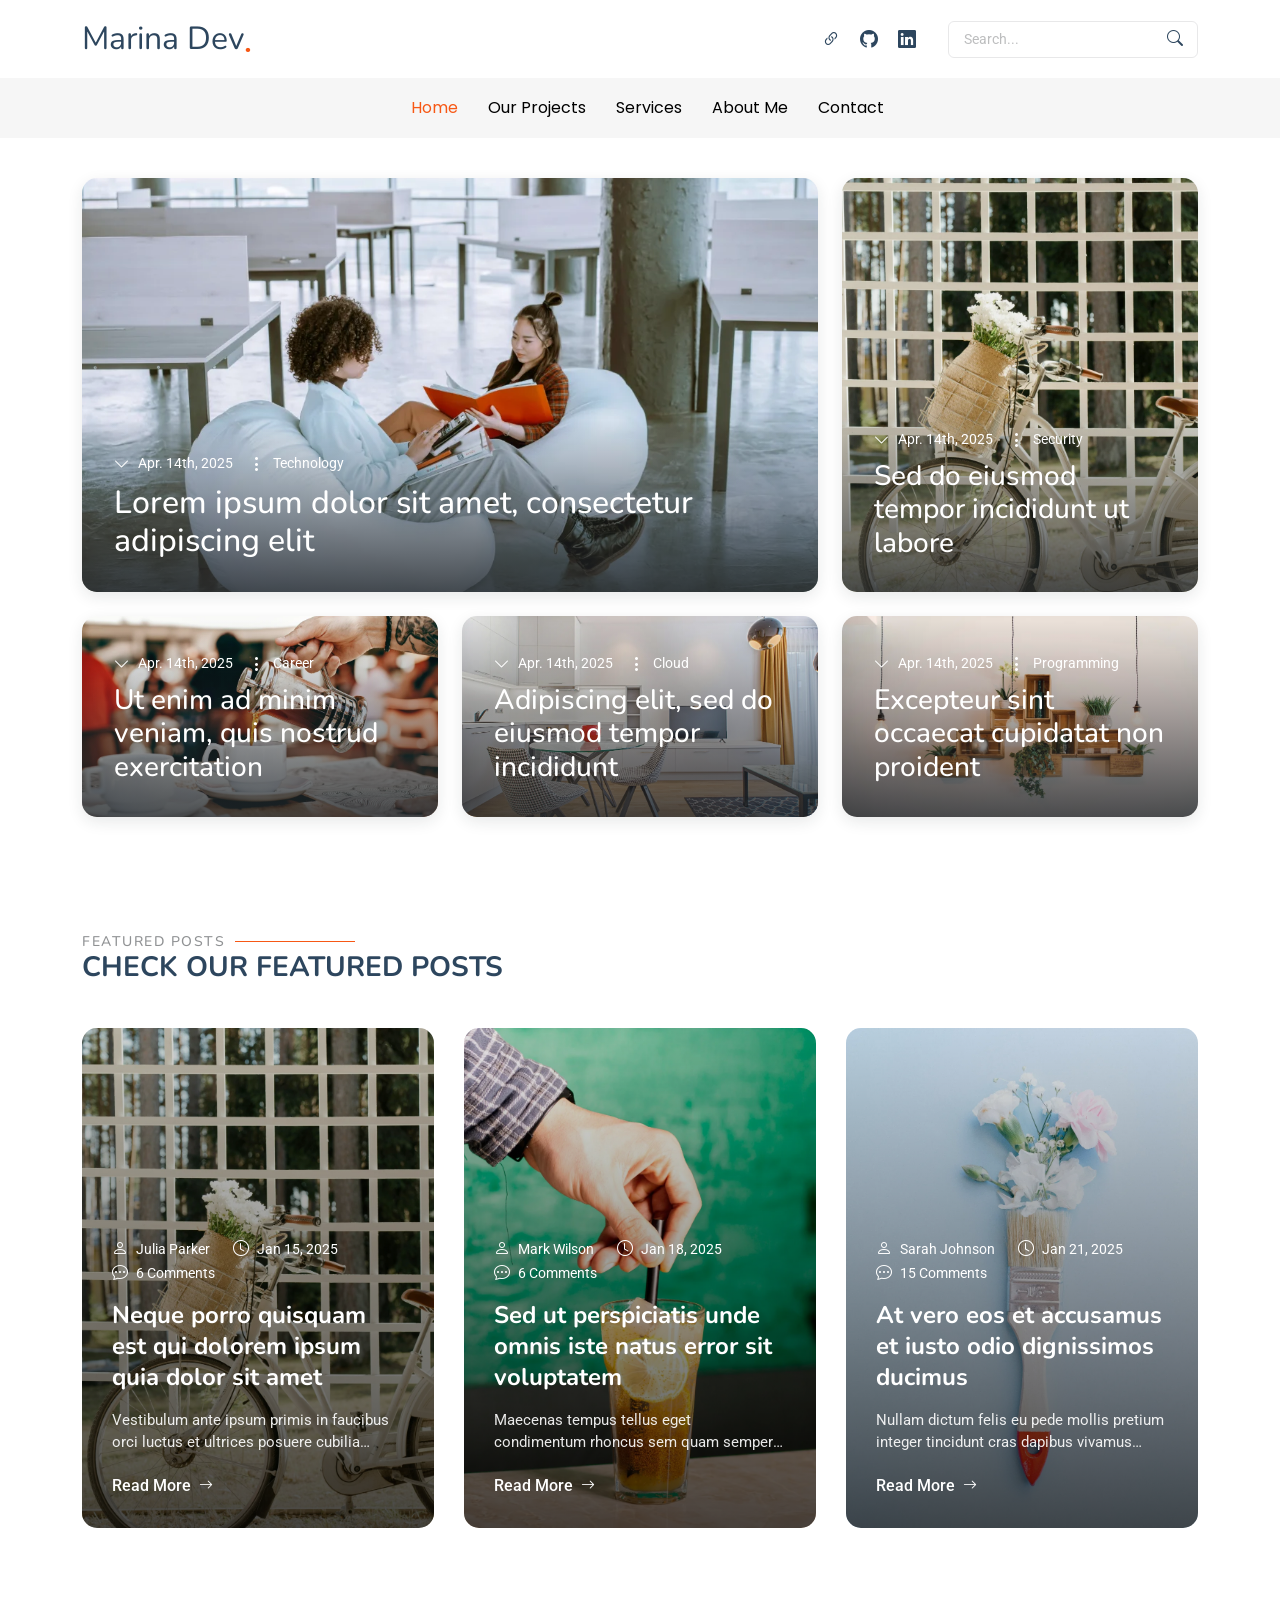
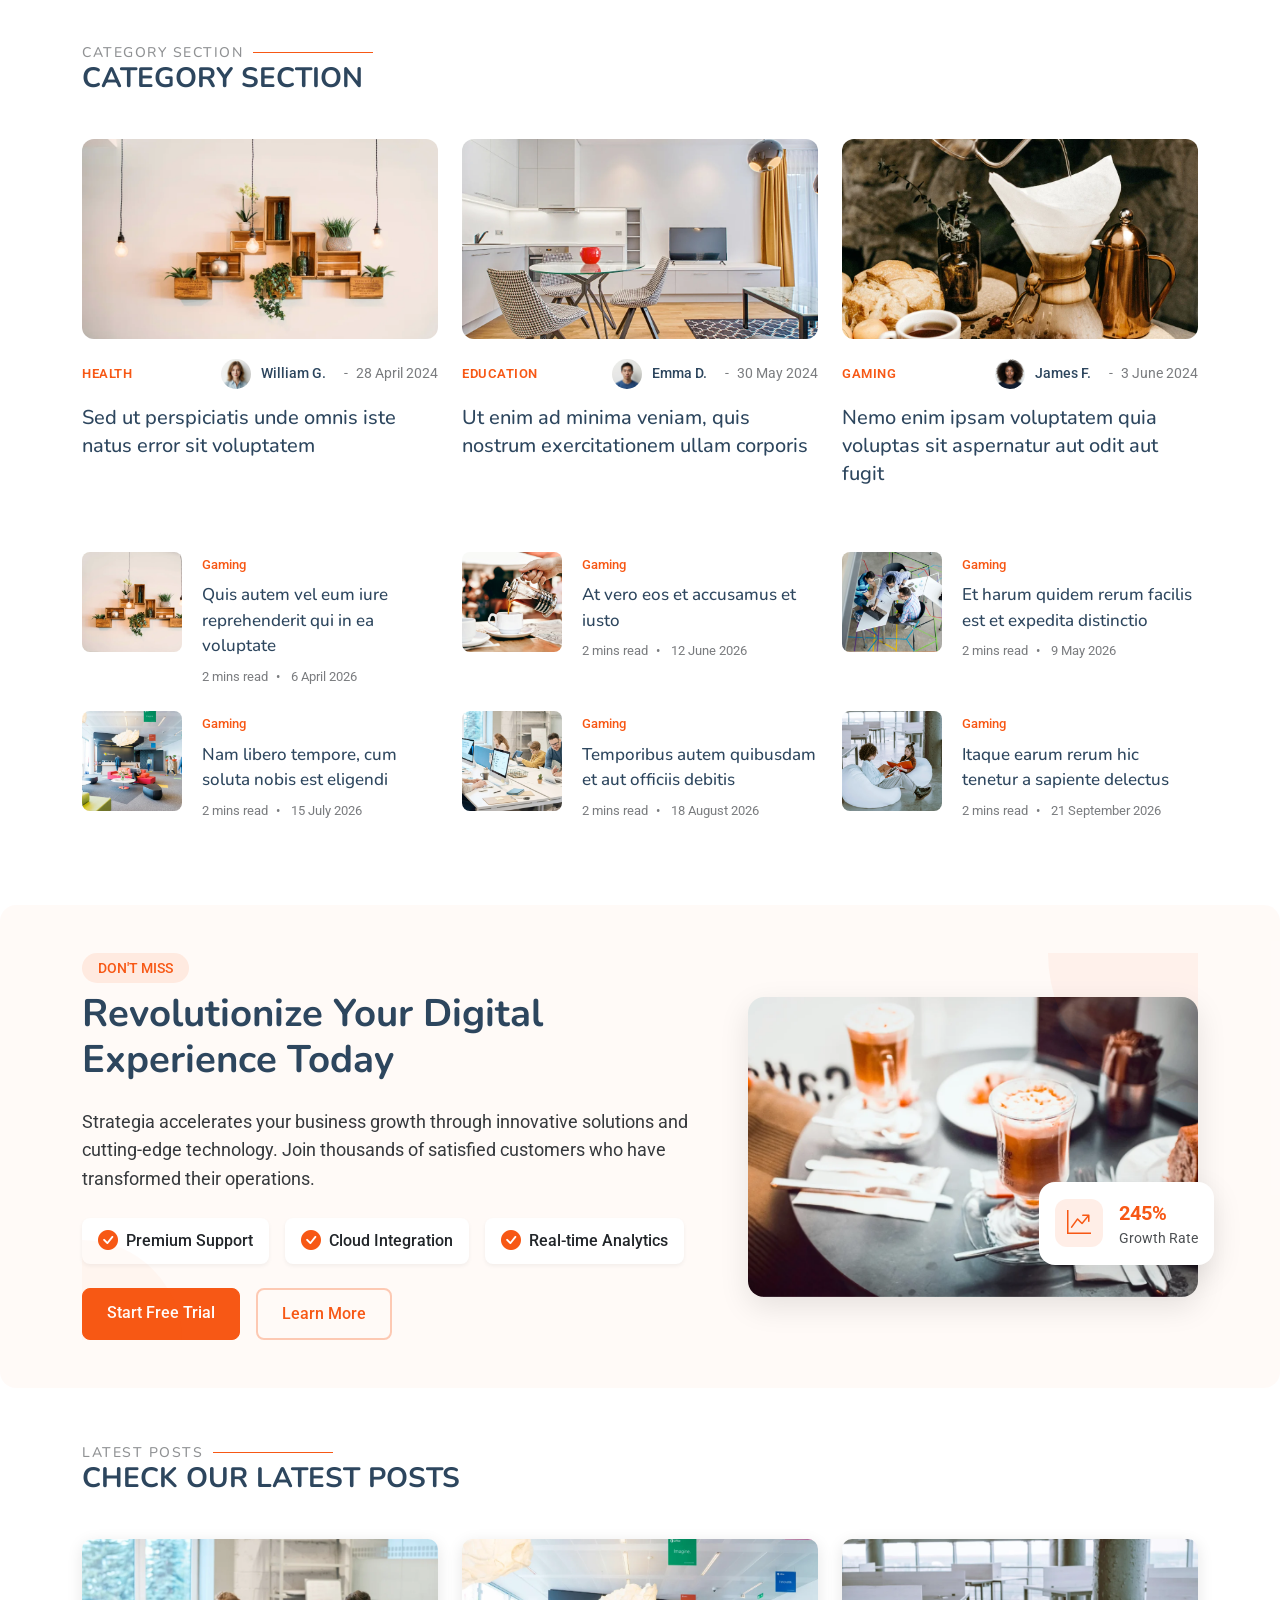
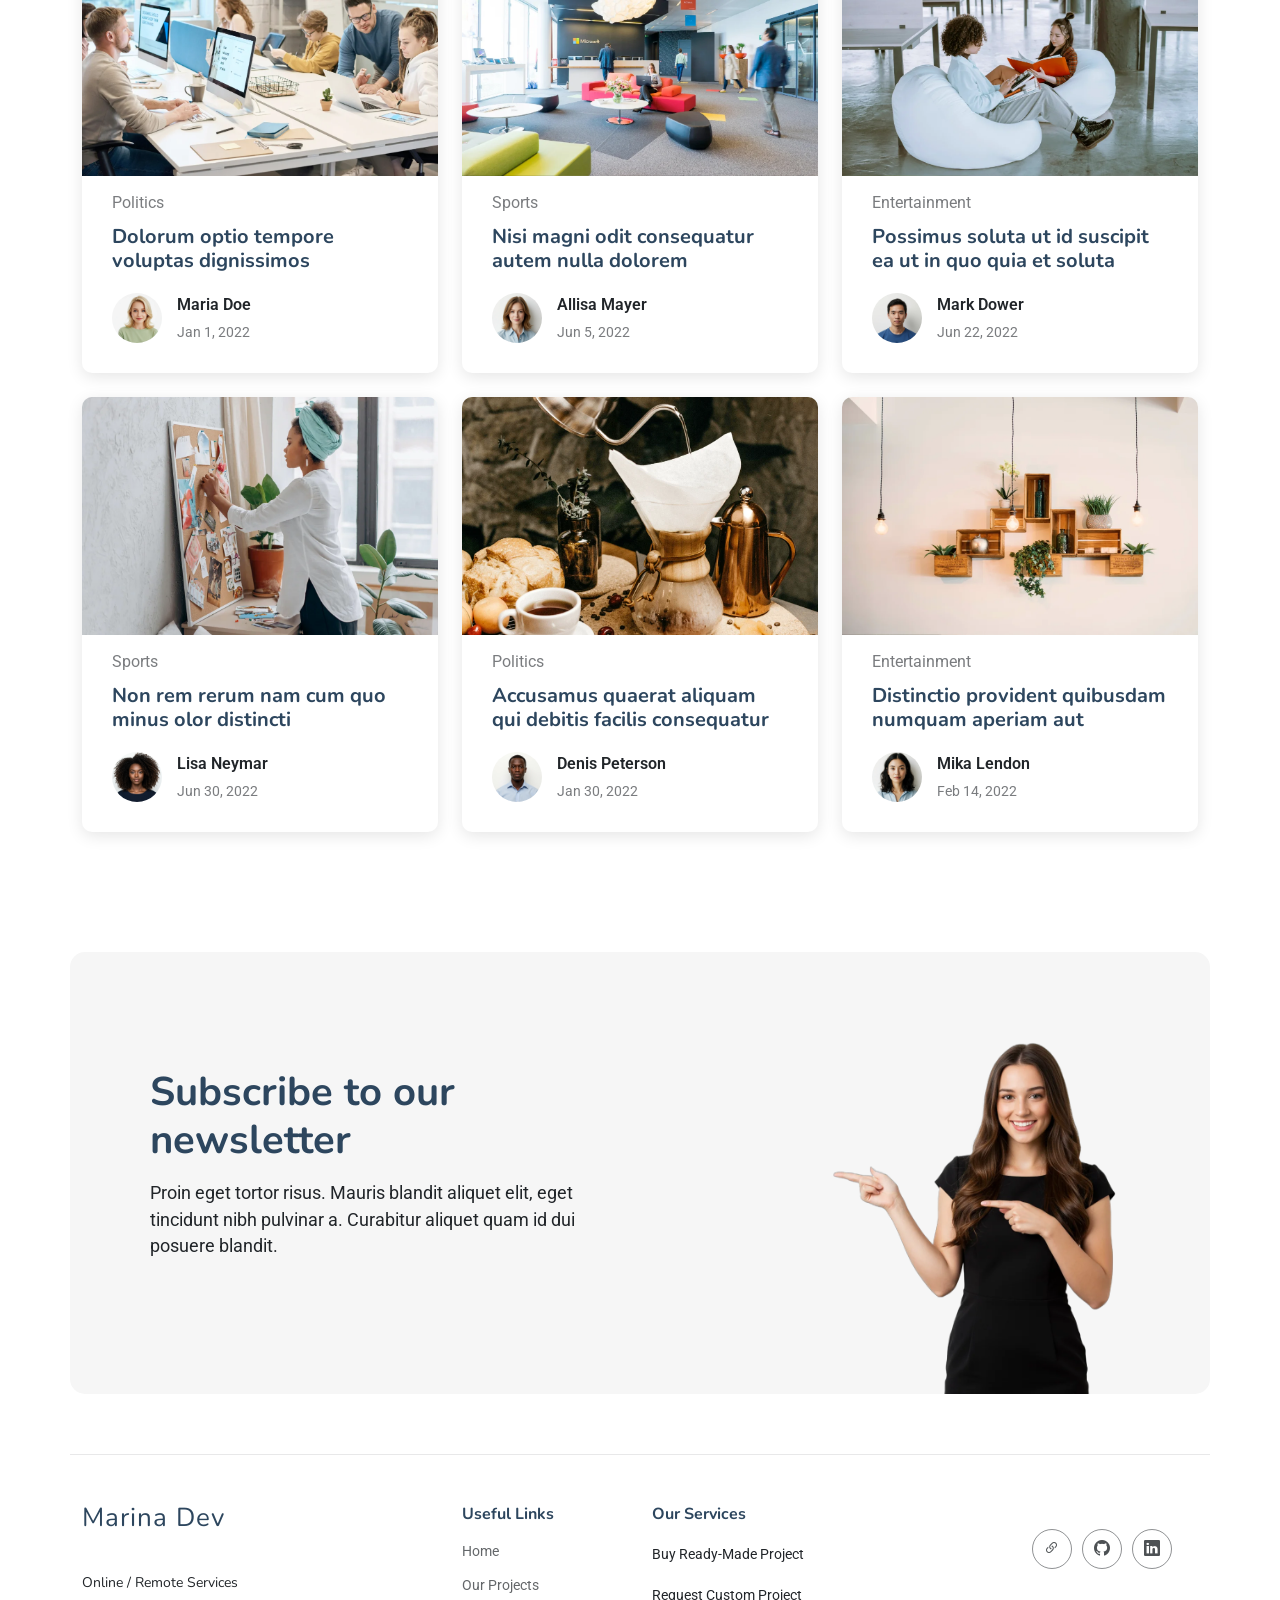
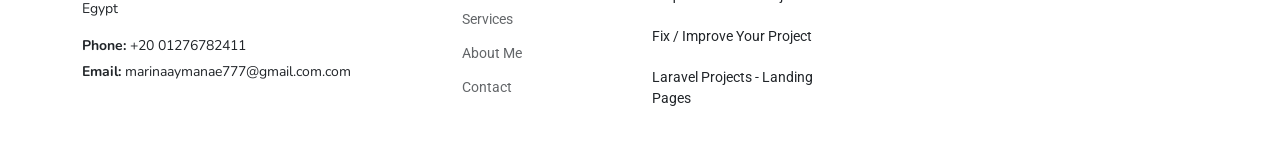
<file: index.html>
<!doctype html>
<html lang="en">
  <head>
    <meta charset="utf-8" />
    <meta content="width=device-width, initial-scale=1.0" name="viewport" />
    <title>Index - Marina Dev</title>
    <meta name="description" content="" />
    <meta name="keywords" content="" />

    <!-- Favicons -->
    <link href="assets/img/favicon.png" rel="icon" />
    <link href="assets/img/apple-touch-icon.png" rel="apple-touch-icon" />

    <!-- Fonts -->
    <link href="https://fonts.googleapis.com" rel="preconnect" />
    <link href="https://fonts.gstatic.com" rel="preconnect" crossorigin />
    <link
      href="https://fonts.googleapis.com/css2?family=Roboto:ital,wght@0,100;0,300;0,400;0,500;0,700;0,900;1,100;1,300;1,400;1,500;1,700;1,900&family=Poppins:ital,wght@0,100;0,200;0,300;0,400;0,500;0,600;0,700;0,800;0,900;1,100;1,200;1,300;1,400;1,500;1,600;1,700;1,800;1,900&family=Nunito:ital,wght@0,200;0,300;0,400;0,500;0,600;0,700;0,800;0,900;1,200;1,300;1,400;1,500;1,600;1,700;1,800;1,900&display=swap"
      rel="stylesheet"
    />

    <!-- Vendor CSS Files -->
    <link
      href="assets/vendor/bootstrap/css/bootstrap.min.css"
      rel="stylesheet"
    />
    <link
      href="assets/vendor/bootstrap-icons/bootstrap-icons.css"
      rel="stylesheet"
    />
    <link href="assets/vendor/aos/aos.css" rel="stylesheet" />
    <link href="assets/vendor/swiper/swiper-bundle.min.css" rel="stylesheet" />
    <link
      href="assets/vendor/glightbox/css/glightbox.min.css"
      rel="stylesheet"
    />

    <!-- Main CSS File -->
    <link href="assets/css/main.css" rel="stylesheet" />

    <!-- =======================================================
  * Template Name: Marina Dev
  * Template URL: https://bootstrapmade.com/Marina Dev-bootstrap-blog-template/
  * Updated: Feb 22 2025 with Bootstrap v5.3.3
  * Author: BootstrapMade.com
  * License: https://bootstrapmade.com/license/
  ======================================================== -->
  </head>

  <body class="index-page">
    <header id="header" class="header position-relative">
      <div class="container-fluid container-xl position-relative">
        <div class="top-row d-flex align-items-center justify-content-between">
          <a href="index.html" class="logo d-flex align-items-end">
            <!-- Uncomment the line below if you also wish to use an image logo -->
            <!-- <img src="assets/img/logo.webp" alt=""> -->
            <h1 class="sitename">Marina Dev</h1>
            <span>.</span>
          </a>

          <div class="d-flex align-items-center">
            <div class="social-links">
              <a
                href="https://marina-ayman-marina-ayman-profile.vercel.app/index.html"
                ><i class="bi bi-link-45deg"></i
              ></a>
              <a href="https://github.com/marina-ayman"
                ><i class="bi bi-github"></i
              ></a>
              <!-- <a href=""><i class="bi bi-instagram"></i></a> -->
              <a href="https://www.linkedin.com/in/marina-ayman-6a5557219/"
                ><i class="bi bi-linkedin"></i
              ></a>
            </div>

            <form class="search-form ms-4">
              <input type="text" placeholder="Search..." class="form-control" />
              <button type="submit" class="btn">
                <i class="bi bi-search"></i>
              </button>
            </form>
          </div>
        </div>
      </div>

      <div class="nav-wrap">
        <div class="container d-flex justify-content-center position-relative">
          <nav id="navmenu" class="navmenu">
            <ul>
              <li><a href="index.html" class="active">Home</a></li>
               
              <li><a href="category.html">Our Projects</a></li>
              <li><a href="Our-Services-page.html"> Services</a></li>
              <li><a href="author-profile.html">About Me</a></li>
              <li><a href="contact.html">Contact</a></li>
            </ul>
            <i class="mobile-nav-toggle d-xl-none bi bi-list"></i>
          </nav>
        </div>
      </div>
    </header>

    <main class="main">
      <!-- Blog Hero Section -->
      <section id="blog-hero" class="blog-hero section">
        <div class="container" data-aos="fade-up" data-aos-delay="100">
          <div class="blog-grid">
            <!-- Featured Post (Large) -->
            <article class="blog-item featured" data-aos="fade-up">
              <img
                src="assets/img/blog/blog-post-3.webp"
                alt="Blog Image"
                class="img-fluid"
              />
              <div class="blog-content">
                <div class="post-meta">
                  <span class="date">Apr. 14th, 2025</span>
                  <span class="category">Technology</span>
                </div>
                <h2 class="post-title">
                  <a
                    href="blog-details.html"
                    title="Lorem ipsum dolor sit amet, consectetur adipiscing elit"
                    >Lorem ipsum dolor sit amet, consectetur adipiscing elit</a
                  >
                </h2>
              </div>
            </article>
            <!-- End Featured Post -->

            <!-- Regular Posts -->
            <article class="blog-item" data-aos="fade-up" data-aos-delay="100">
              <img
                src="assets/img/blog/blog-post-portrait-1.webp"
                alt="Blog Image"
                class="img-fluid"
              />
              <div class="blog-content">
                <div class="post-meta">
                  <span class="date">Apr. 14th, 2025</span>
                  <span class="category">Security</span>
                </div>
                <h3 class="post-title">
                  <a
                    href="blog-details.html"
                    title="Sed do eiusmod tempor incididunt ut labore"
                    >Sed do eiusmod tempor incididunt ut labore</a
                  >
                </h3>
              </div>
            </article>
            <!-- End Blog Item -->

            <article class="blog-item" data-aos="fade-up" data-aos-delay="200">
              <img
                src="assets/img/blog/blog-post-9.webp"
                alt="Blog Image"
                class="img-fluid"
              />
              <div class="blog-content">
                <div class="post-meta">
                  <span class="date">Apr. 14th, 2025</span>
                  <span class="category">Career</span>
                </div>
                <h3 class="post-title">
                  <a
                    href="blog-details.html"
                    title="Ut enim ad minim veniam, quis nostrud exercitation"
                    >Ut enim ad minim veniam, quis nostrud exercitation</a
                  >
                </h3>
              </div>
            </article>
            <!-- End Blog Item -->

            <article class="blog-item" data-aos="fade-up" data-aos-delay="300">
              <img
                src="assets/img/blog/blog-post-7.webp"
                alt="Blog Image"
                class="img-fluid"
              />
              <div class="blog-content">
                <div class="post-meta">
                  <span class="date">Apr. 14th, 2025</span>
                  <span class="category">Cloud</span>
                </div>
                <h3 class="post-title">
                  <a
                    href="blog-details.html"
                    title="Adipiscing elit, sed do eiusmod tempor incididunt"
                    >Adipiscing elit, sed do eiusmod tempor incididunt</a
                  >
                </h3>
              </div>
            </article>
            <!-- End Blog Item -->

            <article class="blog-item" data-aos="fade-up" data-aos-delay="400">
              <img
                src="assets/img/blog/blog-post-6.webp"
                alt="Blog Image"
                class="img-fluid"
              />
              <div class="blog-content">
                <div class="post-meta">
                  <span class="date">Apr. 14th, 2025</span>
                  <span class="category">Programming</span>
                </div>
                <h3 class="post-title">
                  <a
                    href="blog-details.html"
                    title="Excepteur sint occaecat cupidatat non proident"
                    >Excepteur sint occaecat cupidatat non proident</a
                  >
                </h3>
              </div>
            </article>
            <!-- End Blog Item -->
          </div>
        </div>
      </section>
      <!-- /Blog Hero Section -->

      <!-- Featured Posts Section -->
      <section id="featured-posts" class="featured-posts section">
        <!-- Section Title -->
        <div class="container section-title" data-aos="fade-up">
          <h2>Featured Posts</h2>
          <div>
            <span>Check Our</span>
            <span class="description-title">Featured Posts</span>
          </div>
        </div>
        <!-- End Section Title -->

        <div class="container" data-aos="fade-up" data-aos-delay="100">
          <div class="blog-posts-slider swiper init-swiper">
            <script type="application/json" class="swiper-config">
              {
                "loop": true,
                "speed": 800,
                "autoplay": {
                  "delay": 5000
                },
                "slidesPerView": 3,
                "spaceBetween": 30,
                "breakpoints": {
                  "320": {
                    "slidesPerView": 1,
                    "spaceBetween": 20
                  },
                  "768": {
                    "slidesPerView": 2,
                    "spaceBetween": 20
                  },
                  "1200": {
                    "slidesPerView": 3,
                    "spaceBetween": 30
                  }
                }
              }
            </script>

            <div class="swiper-wrapper">
              <div class="swiper-slide">
                <div class="blog-post-item">
                  <img
                    src="assets/img/blog/blog-post-portrait-1.webp"
                    alt="Blog Image"
                  />
                  <div class="blog-post-content">
                    <div class="post-meta">
                      <span><i class="bi bi-person"></i> Julia Parker</span>
                      <span><i class="bi bi-clock"></i> Jan 15, 2025</span>
                      <span><i class="bi bi-chat-dots"></i> 6 Comments</span>
                    </div>
                    <h2>
                      <a href="#"
                        >Neque porro quisquam est qui dolorem ipsum quia dolor
                        sit amet</a
                      >
                    </h2>
                    <p>
                      Vestibulum ante ipsum primis in faucibus orci luctus et
                      ultrices posuere cubilia Curae; Fusce porttitor metus eget
                      lectus consequat, sit amet feugiat magna vulputate.
                    </p>
                    <a href="#" class="read-more"
                      >Read More <i class="bi bi-arrow-right"></i
                    ></a>
                  </div>
                </div>
              </div>
              <!-- End slide item -->

              <div class="swiper-slide">
                <div class="blog-post-item">
                  <img
                    src="assets/img/blog/blog-post-portrait-2.webp"
                    alt="Blog Image"
                  />
                  <div class="blog-post-content">
                    <div class="post-meta">
                      <span><i class="bi bi-person"></i> Mark Wilson</span>
                      <span><i class="bi bi-clock"></i> Jan 18, 2025</span>
                      <span><i class="bi bi-chat-dots"></i> 6 Comments</span>
                    </div>
                    <h2>
                      <a href="#"
                        >Sed ut perspiciatis unde omnis iste natus error sit
                        voluptatem</a
                      >
                    </h2>
                    <p>
                      Maecenas tempus tellus eget condimentum rhoncus sem quam
                      semper libero sit amet adipiscing sem neque sed ipsum.
                    </p>
                    <a href="#" class="read-more"
                      >Read More <i class="bi bi-arrow-right"></i
                    ></a>
                  </div>
                </div>
              </div>
              <!-- End slide item -->

              <div class="swiper-slide">
                <div class="blog-post-item">
                  <img
                    src="assets/img/blog/blog-post-portrait-3.webp"
                    alt="Blog Image"
                  />
                  <div class="blog-post-content">
                    <div class="post-meta">
                      <span><i class="bi bi-person"></i> Sarah Johnson</span>
                      <span><i class="bi bi-clock"></i> Jan 21, 2025</span>
                      <span><i class="bi bi-chat-dots"></i> 15 Comments</span>
                    </div>
                    <h2>
                      <a href="#"
                        >At vero eos et accusamus et iusto odio dignissimos
                        ducimus</a
                      >
                    </h2>
                    <p>
                      Nullam dictum felis eu pede mollis pretium integer
                      tincidunt cras dapibus vivamus elementum semper nisi.
                    </p>
                    <a href="#" class="read-more"
                      >Read More <i class="bi bi-arrow-right"></i
                    ></a>
                  </div>
                </div>
              </div>
              <!-- End slide item -->

              <div class="swiper-slide">
                <div class="blog-post-item">
                  <img
                    src="assets/img/blog/blog-post-portrait-4.webp"
                    alt="Blog Image"
                  />
                  <div class="blog-post-content">
                    <div class="post-meta">
                      <span><i class="bi bi-person"></i> David Brown</span>
                      <span><i class="bi bi-clock"></i> Jan 24, 2025</span>
                      <span><i class="bi bi-chat-dots"></i> 10 Comments</span>
                    </div>
                    <h2>
                      <a href="#"
                        >Et harum quidem rerum facilis est et expedita
                        distinctio</a
                      >
                    </h2>
                    <p>
                      Donec quam felis ultricies nec pellentesque eu pretium
                      quis sem nulla consequat massa quis enim.
                    </p>
                    <a href="#" class="read-more"
                      >Read More <i class="bi bi-arrow-right"></i
                    ></a>
                  </div>
                </div>
              </div>
              <!-- End slide item -->

              <div class="swiper-slide">
                <div class="blog-post-item">
                  <img
                    src="assets/img/blog/blog-post-portrait-5.webp"
                    alt="Blog Image"
                  />
                  <div class="blog-post-content">
                    <div class="post-meta">
                      <span><i class="bi bi-person"></i> Emma Davis</span>
                      <span><i class="bi bi-clock"></i> Jan 27, 2025</span>
                      <span><i class="bi bi-chat-dots"></i> 6 Comments</span>
                    </div>
                    <h2>
                      <a href="#"
                        >Nam libero tempore, cum soluta nobis est eligendi
                        optio</a
                      >
                    </h2>
                    <p>
                      Aenean leo ligula porttitor eu consequat vitae eleifend ac
                      enim aliquam lorem ante dapibus in viverra.
                    </p>
                    <a href="#" class="read-more"
                      >Read More <i class="bi bi-arrow-right"></i
                    ></a>
                  </div>
                </div>
              </div>
              <!-- End slide item -->
            </div>
          </div>
        </div>
      </section>
      <!-- /Featured Posts Section -->

      <!-- Category Section Section -->
      <section id="category-section" class="category-section section">
        <!-- Section Title -->
        <div class="container section-title" data-aos="fade-up">
          <h2>Category Section</h2>
          <div><span class="description-title">Category Section</span></div>
        </div>
        <!-- End Section Title -->

        <div class="container" data-aos="fade-up" data-aos-delay="100">
          <!-- Featured Posts -->
          <div class="row gy-4 mb-4">
            <div class="col-lg-4">
              <article class="featured-post">
                <div class="post-img">
                  <img
                    src="assets/img/blog/blog-post-6.webp"
                    alt=""
                    class="img-fluid"
                    loading="lazy"
                  />
                </div>
                <div class="post-content">
                  <div class="category-meta">
                    <span class="post-category">Health</span>
                    <div class="author-meta">
                      <img
                        src="assets/img/person/person-f-13.webp"
                        alt=""
                        class="author-img"
                      />
                      <span class="author-name">William G.</span>
                      <span class="post-date">28 April 2024</span>
                    </div>
                  </div>
                  <h2 class="title">
                    <a href="blog-details.html"
                      >Sed ut perspiciatis unde omnis iste natus error sit
                      voluptatem</a
                    >
                  </h2>
                </div>
              </article>
            </div>

            <div class="col-lg-4">
              <article class="featured-post">
                <div class="post-img">
                  <img
                    src="assets/img/blog/blog-post-7.webp"
                    alt=""
                    class="img-fluid"
                    loading="lazy"
                  />
                </div>
                <div class="post-content">
                  <div class="category-meta">
                    <span class="post-category">Education</span>
                    <div class="author-meta">
                      <img
                        src="assets/img/person/person-m-10.webp"
                        alt=""
                        class="author-img"
                      />
                      <span class="author-name">Emma D.</span>
                      <span class="post-date">30 May 2024</span>
                    </div>
                  </div>
                  <h2 class="title">
                    <a href="blog-details.html"
                      >Ut enim ad minima veniam, quis nostrum exercitationem
                      ullam corporis</a
                    >
                  </h2>
                </div>
              </article>
            </div>

            <div class="col-lg-4">
              <article class="featured-post">
                <div class="post-img">
                  <img
                    src="assets/img/blog/blog-post-5.webp"
                    alt=""
                    class="img-fluid"
                    loading="lazy"
                  />
                </div>
                <div class="post-content">
                  <div class="category-meta">
                    <span class="post-category">Gaming</span>
                    <div class="author-meta">
                      <img
                        src="assets/img/person/person-f-14.webp"
                        alt=""
                        class="author-img"
                      />
                      <span class="author-name">James F.</span>
                      <span class="post-date">3 June 2024</span>
                    </div>
                  </div>
                  <h2 class="title">
                    <a href="blog-details.html"
                      >Nemo enim ipsam voluptatem quia voluptas sit aspernatur
                      aut odit aut fugit</a
                    >
                  </h2>
                </div>
              </article>
            </div>
          </div>

          <!-- List Posts -->
          <div class="row">
            <div class="col-xl-4 col-lg-6">
              <article class="list-post">
                <div class="post-img">
                  <img
                    src="assets/img/blog/blog-post-6.webp"
                    alt=""
                    class="img-fluid"
                    loading="lazy"
                  />
                </div>
                <div class="post-content">
                  <div class="category-meta">
                    <span class="post-category">Gaming</span>
                  </div>
                  <h3 class="title">
                    <a href="blog-details.html"
                      >Quis autem vel eum iure reprehenderit qui in ea
                      voluptate</a
                    >
                  </h3>
                  <div class="post-meta">
                    <span class="read-time">2 mins read</span>
                    <span class="post-date">6 April 2026</span>
                  </div>
                </div>
              </article>
            </div>

            <div class="col-xl-4 col-lg-6">
              <article class="list-post">
                <div class="post-img">
                  <img
                    src="assets/img/blog/blog-post-9.webp"
                    alt=""
                    class="img-fluid"
                    loading="lazy"
                  />
                </div>
                <div class="post-content">
                  <div class="category-meta">
                    <span class="post-category">Gaming</span>
                  </div>
                  <h3 class="title">
                    <a href="blog-details.html"
                      >At vero eos et accusamus et iusto</a
                    >
                  </h3>
                  <div class="post-meta">
                    <span class="read-time">2 mins read</span>
                    <span class="post-date">12 June 2026</span>
                  </div>
                </div>
              </article>
            </div>

            <div class="col-xl-4 col-lg-6">
              <article class="list-post">
                <div class="post-img">
                  <img
                    src="assets/img/blog/blog-post-10.webp"
                    alt=""
                    class="img-fluid"
                    loading="lazy"
                  />
                </div>
                <div class="post-content">
                  <div class="category-meta">
                    <span class="post-category">Gaming</span>
                  </div>
                  <h3 class="title">
                    <a href="blog-details.html"
                      >Et harum quidem rerum facilis est et expedita
                      distinctio</a
                    >
                  </h3>
                  <div class="post-meta">
                    <span class="read-time">2 mins read</span>
                    <span class="post-date">9 May 2026</span>
                  </div>
                </div>
              </article>
            </div>

            <div class="col-xl-4 col-lg-6">
              <article class="list-post">
                <div class="post-img">
                  <img
                    src="assets/img/blog/blog-post-2.webp"
                    alt=""
                    class="img-fluid"
                    loading="lazy"
                  />
                </div>
                <div class="post-content">
                  <div class="category-meta">
                    <span class="post-category">Gaming</span>
                  </div>
                  <h3 class="title">
                    <a href="blog-details.html"
                      >Nam libero tempore, cum soluta nobis est eligendi</a
                    >
                  </h3>
                  <div class="post-meta">
                    <span class="read-time">2 mins read</span>
                    <span class="post-date">15 July 2026</span>
                  </div>
                </div>
              </article>
            </div>

            <div class="col-xl-4 col-lg-6">
              <article class="list-post">
                <div class="post-img">
                  <img
                    src="assets/img/blog/blog-post-1.webp"
                    alt=""
                    class="img-fluid"
                    loading="lazy"
                  />
                </div>
                <div class="post-content">
                  <div class="category-meta">
                    <span class="post-category">Gaming</span>
                  </div>
                  <h3 class="title">
                    <a href="blog-details.html"
                      >Temporibus autem quibusdam et aut officiis debitis</a
                    >
                  </h3>
                  <div class="post-meta">
                    <span class="read-time">2 mins read</span>
                    <span class="post-date">18 August 2026</span>
                  </div>
                </div>
              </article>
            </div>

            <div class="col-xl-4 col-lg-6">
              <article class="list-post">
                <div class="post-img">
                  <img
                    src="assets/img/blog/blog-post-3.webp"
                    alt=""
                    class="img-fluid"
                    loading="lazy"
                  />
                </div>
                <div class="post-content">
                  <div class="category-meta">
                    <span class="post-category">Gaming</span>
                  </div>
                  <h3 class="title">
                    <a href="blog-details.html"
                      >Itaque earum rerum hic tenetur a sapiente delectus</a
                    >
                  </h3>
                  <div class="post-meta">
                    <span class="read-time">2 mins read</span>
                    <span class="post-date">21 September 2026</span>
                  </div>
                </div>
              </article>
            </div>
          </div>
        </div>
      </section>
      <!-- /Category Section Section -->

      <!-- Call To Action 2 Section -->
      <section id="call-to-action-2" class="call-to-action-2 section">
        <div class="container" data-aos="fade-up" data-aos-delay="100">
          <div
            class="advertise-1 d-flex flex-column flex-lg-row gap-4 align-items-center position-relative"
          >
            <div
              class="content-left flex-grow-1"
              data-aos="fade-right"
              data-aos-delay="200"
            >
              <span class="badge text-uppercase mb-2">Don't Miss</span>
              <h2>Revolutionize Your Digital Experience Today</h2>
              <p class="my-4">
                Strategia accelerates your business growth through innovative
                solutions and cutting-edge technology. Join thousands of
                satisfied customers who have transformed their operations.
              </p>

              <div class="features d-flex flex-wrap gap-3 mb-4">
                <div class="feature-item">
                  <i class="bi bi-check-circle-fill"></i>
                  <span>Premium Support</span>
                </div>
                <div class="feature-item">
                  <i class="bi bi-check-circle-fill"></i>
                  <span>Cloud Integration</span>
                </div>
                <div class="feature-item">
                  <i class="bi bi-check-circle-fill"></i>
                  <span>Real-time Analytics</span>
                </div>

                
              </div>

              <div class="cta-buttons d-flex flex-wrap gap-3">
                <a href="#" class="btn btn-primary">Start Free Trial</a>
                <a href="#" class="btn btn-outline">Learn More</a>
              </div>
            </div>

            <div
              class="content-right position-relative"
              data-aos="fade-left"
              data-aos-delay="300"
            >
              <img
                src="assets/img/misc/misc-1.webp"
                alt="Digital Platform"
                class="img-fluid rounded-4"
              />
              <div class="floating-card">
                <div class="card-icon">
                  <i class="bi bi-graph-up-arrow"></i>
                </div>
                <div class="card-content">
                  <span class="stats-number">245%</span>
                  <span class="stats-text">Growth Rate</span>
                </div>
              </div>
            </div>

            <div class="decoration">
              <div class="circle-1"></div>
              <div class="circle-2"></div>
            </div>
          </div>
        </div>
      </section>
      <!-- /Call To Action 2 Section -->

      <!-- Latest Posts Section -->
      <section id="latest-posts" class="latest-posts section">
        <!-- Section Title -->
        <div class="container section-title" data-aos="fade-up">
          <h2>Latest Posts</h2>
          <div>
            <span>Check Our</span>
            <span class="description-title">Latest Posts</span>
          </div>
        </div>
        <!-- End Section Title -->

        <div class="container" data-aos="fade-up" data-aos-delay="100">
          <div class="row gy-4">
            <div class="col-lg-4">
              <article>
                <div class="post-img">
                  <img
                    src="assets/img/blog/blog-post-1.webp"
                    alt=""
                    class="img-fluid"
                  />
                </div>

                <p class="post-category">Politics</p>

                <h2 class="title">
                  <a href="blog-details.html"
                    >Dolorum optio tempore voluptas dignissimos</a
                  >
                </h2>

                <div class="d-flex align-items-center">
                  <img
                    src="assets/img/person/person-f-12.webp"
                    alt=""
                    class="img-fluid post-author-img flex-shrink-0"
                  />
                  <div class="post-meta">
                    <p class="post-author">Maria Doe</p>
                    <p class="post-date">
                      <time datetime="2022-01-01">Jan 1, 2022</time>
                    </p>
                  </div>
                </div>
              </article>
            </div>
            <!-- End post list item -->

            <div class="col-lg-4">
              <article>
                <div class="post-img">
                  <img
                    src="assets/img/blog/blog-post-2.webp"
                    alt=""
                    class="img-fluid"
                  />
                </div>

                <p class="post-category">Sports</p>

                <h2 class="title">
                  <a href="blog-details.html"
                    >Nisi magni odit consequatur autem nulla dolorem</a
                  >
                </h2>

                <div class="d-flex align-items-center">
                  <img
                    src="assets/img/person/person-f-13.webp"
                    alt=""
                    class="img-fluid post-author-img flex-shrink-0"
                  />
                  <div class="post-meta">
                    <p class="post-author">Allisa Mayer</p>
                    <p class="post-date">
                      <time datetime="2022-01-01">Jun 5, 2022</time>
                    </p>
                  </div>
                </div>
              </article>
            </div>
            <!-- End post list item -->

            <div class="col-lg-4">
              <article>
                <div class="post-img">
                  <img
                    src="assets/img/blog/blog-post-3.webp"
                    alt=""
                    class="img-fluid"
                  />
                </div>

                <p class="post-category">Entertainment</p>

                <h2 class="title">
                  <a href="blog-details.html"
                    >Possimus soluta ut id suscipit ea ut in quo quia et
                    soluta</a
                  >
                </h2>

                <div class="d-flex align-items-center">
                  <img
                    src="assets/img/person/person-m-10.webp"
                    alt=""
                    class="img-fluid post-author-img flex-shrink-0"
                  />
                  <div class="post-meta">
                    <p class="post-author">Mark Dower</p>
                    <p class="post-date">
                      <time datetime="2022-01-01">Jun 22, 2022</time>
                    </p>
                  </div>
                </div>
              </article>
            </div>
            <!-- End post list item -->

            <div class="col-lg-4">
              <article>
                <div class="post-img">
                  <img
                    src="assets/img/blog/blog-post-4.webp"
                    alt=""
                    class="img-fluid"
                  />
                </div>

                <p class="post-category">Sports</p>

                <h2 class="title">
                  <a href="blog-details.html"
                    >Non rem rerum nam cum quo minus olor distincti</a
                  >
                </h2>

                <div class="d-flex align-items-center">
                  <img
                    src="assets/img/person/person-f-14.webp"
                    alt=""
                    class="img-fluid post-author-img flex-shrink-0"
                  />
                  <div class="post-meta">
                    <p class="post-author">Lisa Neymar</p>
                    <p class="post-date">
                      <time datetime="2022-01-01">Jun 30, 2022</time>
                    </p>
                  </div>
                </div>
              </article>
            </div>
            <!-- End post list item -->

            <div class="col-lg-4">
              <article>
                <div class="post-img">
                  <img
                    src="assets/img/blog/blog-post-5.webp"
                    alt=""
                    class="img-fluid"
                  />
                </div>

                <p class="post-category">Politics</p>

                <h2 class="title">
                  <a href="blog-details.html"
                    >Accusamus quaerat aliquam qui debitis facilis
                    consequatur</a
                  >
                </h2>

                <div class="d-flex align-items-center">
                  <img
                    src="assets/img/person/person-m-11.webp"
                    alt=""
                    class="img-fluid post-author-img flex-shrink-0"
                  />
                  <div class="post-meta">
                    <p class="post-author">Denis Peterson</p>
                    <p class="post-date">
                      <time datetime="2022-01-01">Jan 30, 2022</time>
                    </p>
                  </div>
                </div>
              </article>
            </div>
            <!-- End post list item -->

            <div class="col-lg-4">
              <article>
                <div class="post-img">
                  <img
                    src="assets/img/blog/blog-post-6.webp"
                    alt=""
                    class="img-fluid"
                  />
                </div>

                <p class="post-category">Entertainment</p>

                <h2 class="title">
                  <a href="blog-details.html"
                    >Distinctio provident quibusdam numquam aperiam aut</a
                  >
                </h2>

                <div class="d-flex align-items-center">
                  <img
                    src="assets/img/person/person-f-15.webp"
                    alt=""
                    class="img-fluid post-author-img flex-shrink-0"
                  />
                  <div class="post-meta">
                    <p class="post-author">Mika Lendon</p>
                    <p class="post-date">
                      <time datetime="2022-01-01">Feb 14, 2022</time>
                    </p>
                  </div>
                </div>
              </article>
            </div>
            <!-- End post list item -->
          </div>
        </div>
      </section>
      <!-- /Latest Posts Section -->

      <!-- Call To Action Section -->
      <section id="call-to-action" class="call-to-action section">
        <div class="container" data-aos="fade-up" data-aos-delay="100">
          <div class="row gy-4 justify-content-between align-items-center">
            <div class="col-lg-6">
              <div class="cta-content" data-aos="fade-up" data-aos-delay="200">
                <h2>Subscribe to our newsletter</h2>
                <p>
                  Proin eget tortor risus. Mauris blandit aliquet elit, eget
                  tincidunt nibh pulvinar a. Curabitur aliquet quam id dui
                  posuere blandit.
                </p>
                <form
                  action="forms/newsletter.php"
                  method="post"
                  class="php-email-form cta-form"
                  data-aos="fade-up"
                  data-aos-delay="300"
                >
                  <div class="input-group mb-3">
                    <input
                      type="email"
                      class="form-control"
                      placeholder="Email address..."
                      aria-label="Email address"
                      aria-describedby="button-subscribe"
                    />
                    <button
                      class="btn btn-primary"
                      type="submit"
                      id="button-subscribe"
                    >
                      Subscribe
                    </button>
                  </div>
                  <div class="loading">Loading</div>
                  <div class="error-message"></div>
                  <div class="sent-message">
                    Your subscription request has been sent. Thank you!
                  </div>
                </form>
              </div>
            </div>
            <div class="col-lg-4">
              <div class="cta-image" data-aos="zoom-out" data-aos-delay="200">
                <img src="assets/img/cta/cta-1.webp" alt="" class="img-fluid" />
              </div>
            </div>
          </div>
        </div>
      </section>
      <!-- /Call To Action Section -->
    </main>

    <footer id="footer" class="footer">
      <div class="container footer-top">
        <div class="row gy-4">
          <div class="col-lg-4 col-md-6 footer-about">
            <a href="index.html" class="logo d-flex align-items-center">
              <span class="sitename">Marina Dev</span>
            </a>
            <div class="footer-contact pt-3">
              <p>Online / Remote Services</p>
              <p>Egypt</p>
              <p class="mt-3">
                <strong>Phone:</strong> <span>+20 01276782411</span>
              </p>
              <p>
                <strong>Email:</strong>
                <span>marinaaymanae777@gmail.com.com</span>
              </p>
            </div>
          </div>

          <div class="col-lg-2 col-md-3 footer-links">
            <h4>Useful Links</h4>
            <ul>
              <li><a href="index.html">Home</a></li>
               
              <li><a href="category.html">Our Projects</a></li>
              <li><a href="Our-Services-page.html"> Services</a></li>
              <li><a href="author-profile.html">About Me</a></li>
              <li><a href="contact.html" class="active">Contact</a></li>
            </ul>
          </div>

          <div class="col-lg-2 col-md-3 footer-links">
            <h4>Our Services</h4>
            <ul class="list-group list-group-flush">
              <li>Buy Ready-Made Project</li>
              <li>Request Custom Project</li>
              <li>Fix / Improve Your Project</li>
              <li>Laravel Projects - Landing Pages</li>
            </ul>
          </div>
          <div class="col-lg-2 col-md-3 footer-links"></div>
          <div class="col-lg-2 col-md-3 footer-links">
            <div class="social-links d-flex mt-4">
              <a
                href="https://marina-ayman-marina-ayman-profile.vercel.app/index.html"
                ><i class="bi bi-link-45deg"></i
              ></a>
              <a href="https://github.com/marina-ayman"
                ><i class="bi bi-github"></i
              ></a>
              <!-- <a href=""><i class="bi bi-instagram"></i></a> -->
              <a href="https://www.linkedin.com/in/marina-ayman-6a5557219/"
                ><i class="bi bi-linkedin"></i
              ></a>
            </div>
          </div>
        </div>
      </div>
    </footer>

    <!-- Scroll Top -->
    <a
      href="#"
      id="scroll-top"
      class="scroll-top d-flex align-items-center justify-content-center"
      ><i class="bi bi-arrow-up-short"></i
    ></a>

    <!-- Preloader -->
    <div id="preloader"></div>

    <!-- Vendor JS Files -->
    <script src="assets/vendor/bootstrap/js/bootstrap.bundle.min.js"></script>
    <script src="assets/vendor/php-email-form/validate.js"></script>
    <script src="assets/vendor/aos/aos.js"></script>
    <script src="assets/vendor/swiper/swiper-bundle.min.js"></script>
    <script src="assets/vendor/purecounter/purecounter_vanilla.js"></script>
    <script src="assets/vendor/glightbox/js/glightbox.min.js"></script>

    <!-- Main JS File -->
    <script src="assets/js/main.js"></script>
  </body>
</html>
</file>
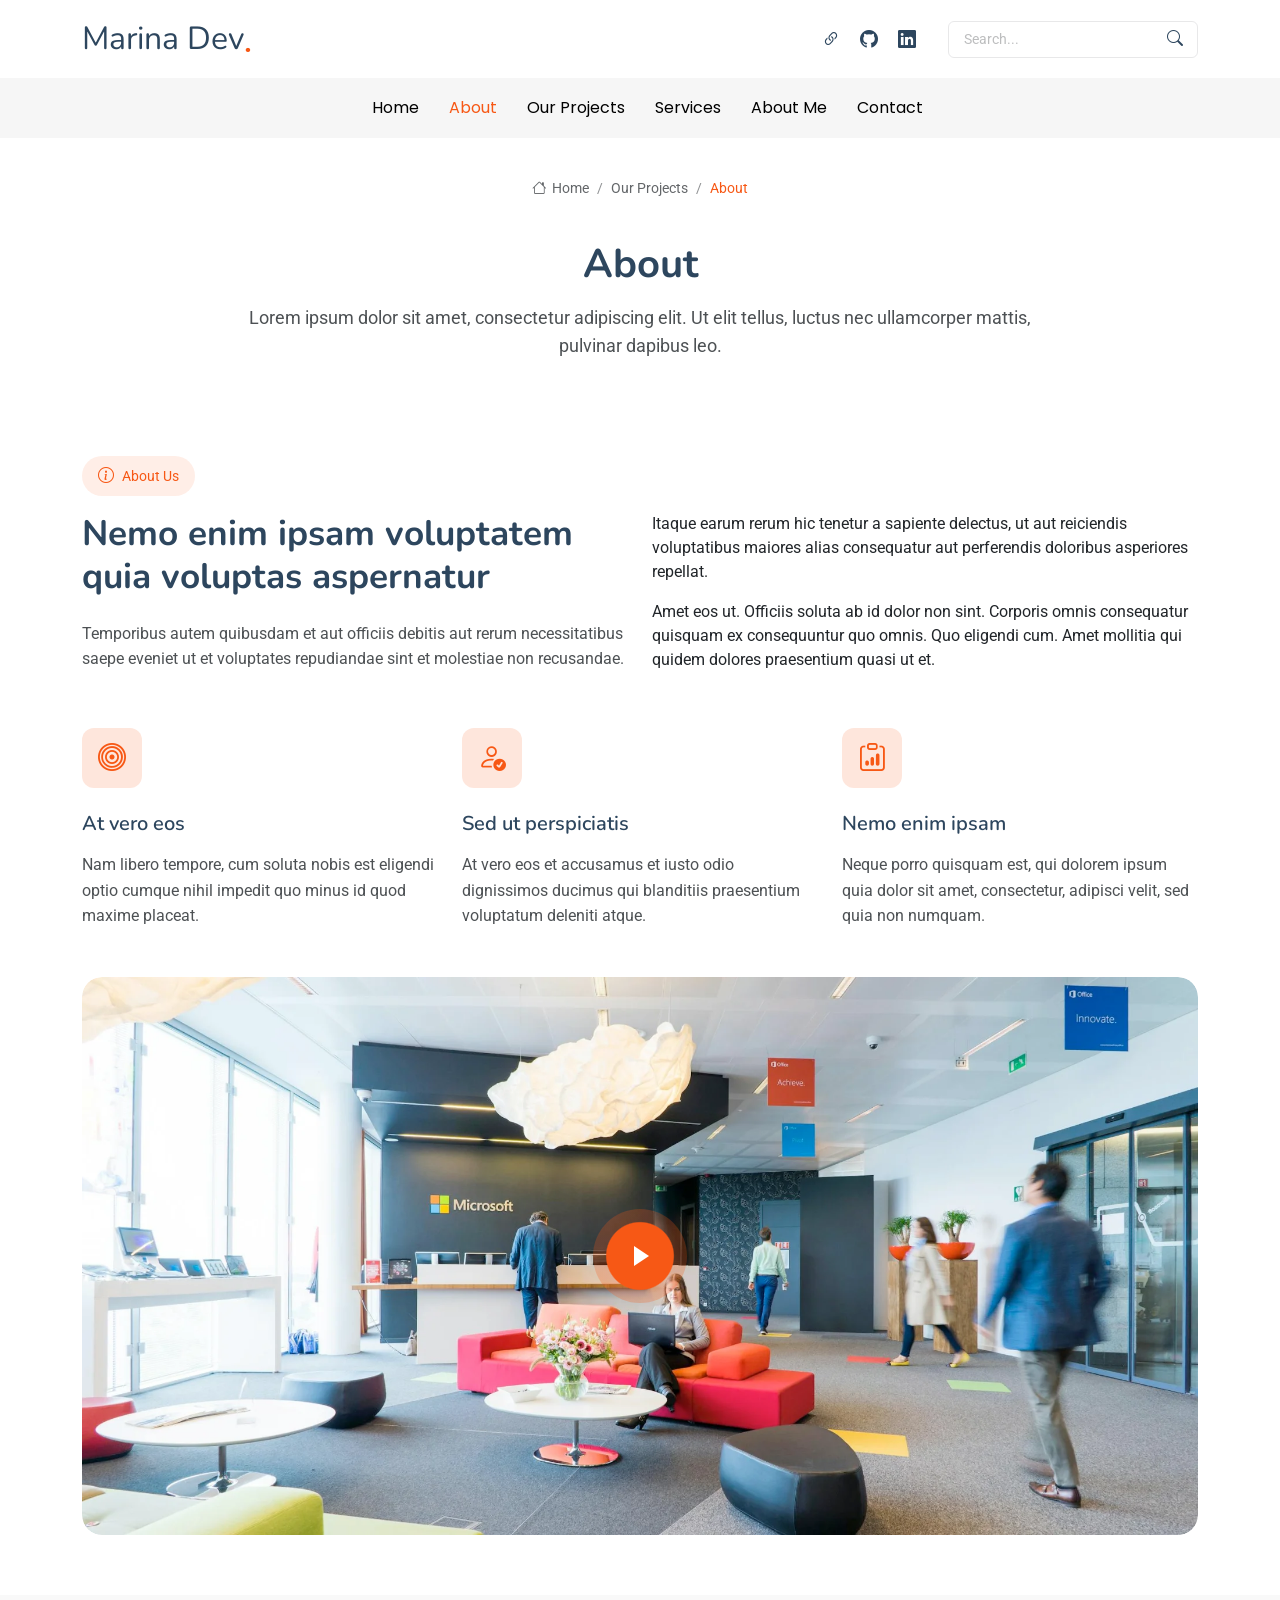
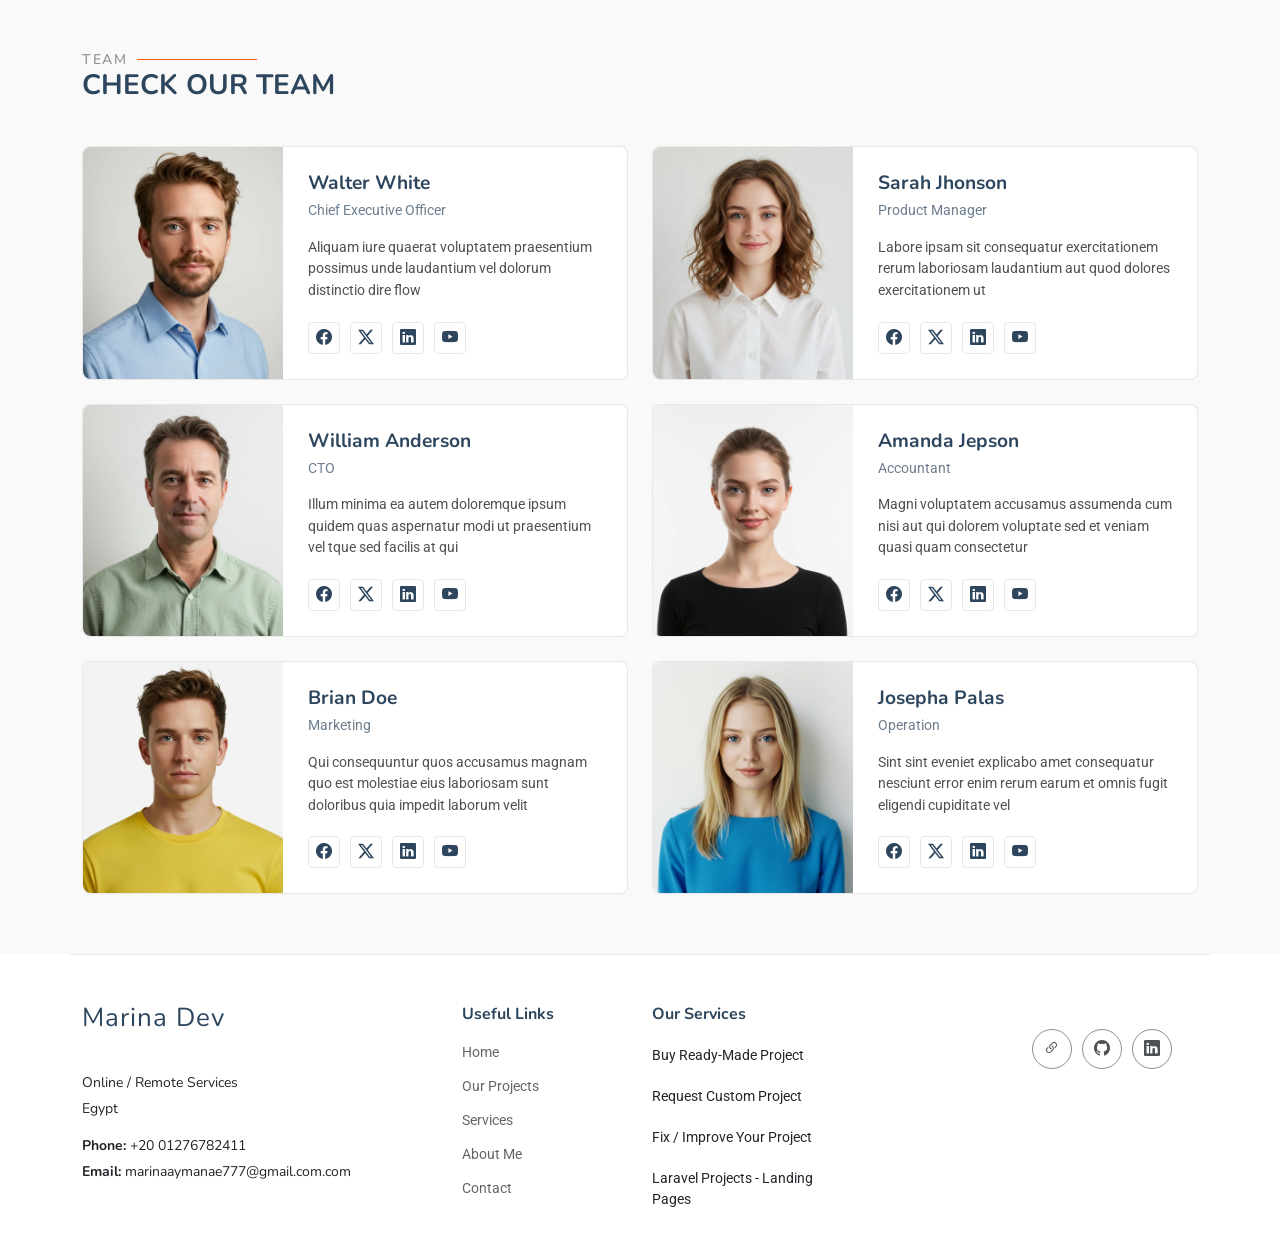
<file: about.html>
<!DOCTYPE html>
<html lang="en">

<head>
  <meta charset="utf-8">
  <meta content="width=device-width, initial-scale=1.0" name="viewport">
  <title>About - Marina Dev </title>
  <meta name="description" content="">
  <meta name="keywords" content="">

  <!-- Favicons -->
  <link href="assets/img/favicon.png" rel="icon">
  <link href="assets/img/apple-touch-icon.png" rel="apple-touch-icon">

  <!-- Fonts -->
  <link href="https://fonts.googleapis.com" rel="preconnect">
  <link href="https://fonts.gstatic.com" rel="preconnect" crossorigin>
  <link href="https://fonts.googleapis.com/css2?family=Roboto:ital,wght@0,100;0,300;0,400;0,500;0,700;0,900;1,100;1,300;1,400;1,500;1,700;1,900&family=Poppins:ital,wght@0,100;0,200;0,300;0,400;0,500;0,600;0,700;0,800;0,900;1,100;1,200;1,300;1,400;1,500;1,600;1,700;1,800;1,900&family=Nunito:ital,wght@0,200;0,300;0,400;0,500;0,600;0,700;0,800;0,900;1,200;1,300;1,400;1,500;1,600;1,700;1,800;1,900&display=swap" rel="stylesheet">

  <!-- Vendor CSS Files -->
  <link href="assets/vendor/bootstrap/css/bootstrap.min.css" rel="stylesheet">
  <link href="assets/vendor/bootstrap-icons/bootstrap-icons.css" rel="stylesheet">
  <link href="assets/vendor/aos/aos.css" rel="stylesheet">
  <link href="assets/vendor/swiper/swiper-bundle.min.css" rel="stylesheet">
  <link href="assets/vendor/glightbox/css/glightbox.min.css" rel="stylesheet">

  <!-- Main CSS File -->
  <link href="assets/css/main.css" rel="stylesheet">

  <!-- =======================================================
  * Template Name: Marina Dev
  * Template URL: https://bootstrapmade.com/Marina Dev-bootstrap-blog-template/
  * Updated: Feb 22 2025 with Bootstrap v5.3.3
  * Author: BootstrapMade.com
  * License: https://bootstrapmade.com/license/
  ======================================================== -->
</head>

<body class="about-page">

  <header id="header" class="header position-relative">
    <div class="container-fluid container-xl position-relative">

      <div class="top-row d-flex align-items-center justify-content-between">
        <a href="index.html" class="logo d-flex align-items-end">
          <!-- Uncomment the line below if you also wish to use an image logo -->
          <!-- <img src="assets/img/logo.webp" alt=""> -->
          <h1 class="sitename">Marina Dev</h1><span>.</span>
        </a>

       <div class="d-flex align-items-center">
            <div class="social-links">
              <a
                href="https://marina-ayman-marina-ayman-profile.vercel.app/index.html"
                ><i class="bi bi-link-45deg"></i
              ></a>
              <a href="https://github.com/marina-ayman"
                ><i class="bi bi-github"></i
              ></a>
              <!-- <a href=""><i class="bi bi-instagram"></i></a> -->
              <a href="https://www.linkedin.com/in/marina-ayman-6a5557219/"
                ><i class="bi bi-linkedin"></i
              ></a>
            </div>

            <form class="search-form ms-4">
              <input type="text" placeholder="Search..." class="form-control" />
              <button type="submit" class="btn">
                <i class="bi bi-search"></i>
              </button>
            </form>
          </div>
      </div>

    </div>

    <div class="nav-wrap">
      <div class="container d-flex justify-content-center position-relative">
        <nav id="navmenu" class="navmenu">
          <ul>
            <li><a href="index.html">Home</a></li>
            <li><a href="about.html" class="active">About</a></li>
            <li><a href="category.html">Our Projects</a></li>
            <li><a href="Our-Services-page.html"> Services</a></li>
            <li><a href="author-profile.html">About Me</a></li>
           
            <li><a href="contact.html">Contact</a></li>
          </ul>
          <i class="mobile-nav-toggle d-xl-none bi bi-list"></i>
        </nav>
      </div>
    </div>

  </header>

  <main class="main">

    <!-- Page Title -->
    <div class="page-title">
      <div class="breadcrumbs">
        <nav aria-label="breadcrumb">
          <ol class="breadcrumb">
            <li class="breadcrumb-item"><a href="#"><i class="bi bi-house"></i> Home</a></li>
            <li class="breadcrumb-item"><a href="#">Our Projects</a></li>
            <li class="breadcrumb-item active current">About</li>
          </ol>
        </nav>
      </div>

      <div class="title-wrapper">
        <h1>About</h1>
        <p>Lorem ipsum dolor sit amet, consectetur adipiscing elit. Ut elit tellus, luctus nec ullamcorper mattis, pulvinar dapibus leo.</p>
      </div>
    </div><!-- End Page Title -->

    <!-- About Section -->
    <section id="about" class="about section">

      <div class="container" data-aos="fade-up" data-aos-delay="100">

        <span class="section-badge"><i class="bi bi-info-circle"></i> About Us</span>
        <div class="row">
          <div class="col-lg-6">
            <h2 class="about-title">Nemo enim ipsam voluptatem quia voluptas aspernatur</h2>
            <p class="about-description">Temporibus autem quibusdam et aut officiis debitis aut rerum necessitatibus saepe eveniet ut et voluptates repudiandae sint et molestiae non recusandae.</p>
          </div>
          <div class="col-lg-6">
            <p class="about-text">Itaque earum rerum hic tenetur a sapiente delectus, ut aut reiciendis voluptatibus maiores alias consequatur aut perferendis doloribus asperiores repellat.</p>
            <p class="about-text">Amet eos ut. Officiis soluta ab id dolor non sint. Corporis omnis consequatur quisquam ex consequuntur quo omnis. Quo eligendi cum. Amet mollitia qui quidem dolores praesentium quasi ut et.</p>
          </div>
        </div>

        <div class="row features-boxes gy-4 mt-3">
          <div class="col-lg-4" data-aos="fade-up" data-aos-delay="200">
            <div class="feature-box">
              <div class="icon-box">
                <i class="bi bi-bullseye"></i>
              </div>
              <h3><a href="#" class="stretched-link">At vero eos</a></h3>
              <p>Nam libero tempore, cum soluta nobis est eligendi optio cumque nihil impedit quo minus id quod maxime placeat.</p>
            </div>
          </div>

          <div class="col-lg-4" data-aos="fade-up" data-aos-delay="300">
            <div class="feature-box">
              <div class="icon-box">
                <i class="bi bi-person-check"></i>
              </div>
              <h3><a href="#" class="stretched-link">Sed ut perspiciatis</a></h3>
              <p>At vero eos et accusamus et iusto odio dignissimos ducimus qui blanditiis praesentium voluptatum deleniti atque.</p>
            </div>
          </div>

          <div class="col-lg-4" data-aos="fade-up" data-aos-delay="400">
            <div class="feature-box">
              <div class="icon-box">
                <i class="bi bi-clipboard-data"></i>
              </div>
              <h3><a href="#" class="stretched-link">Nemo enim ipsam</a></h3>
              <p>Neque porro quisquam est, qui dolorem ipsum quia dolor sit amet, consectetur, adipisci velit, sed quia non numquam.</p>
            </div>
          </div>
        </div>

        <div class="row mt-5">
          <div class="col-lg-12" data-aos="zoom-in" data-aos-delay="200">
            <div class="video-box">
              <img src="assets/img/about/about-wide-1.webp" class="img-fluid" alt="Video Thumbnail">
              <a href="https://www.youtube.com/watch?v=Y7f98aduVJ8" class="glightbox pulsating-play-btn"></a>
            </div>
          </div>
        </div>

      </div>

    </section><!-- /About Section -->

    <!-- Team Section -->
    <section id="team" class="team section light-background">

      <!-- Section Title -->
      <div class="container section-title" data-aos="fade-up">
        <h2>Team</h2>
        <div><span>Check Our</span> <span class="description-title">Team</span></div>
      </div><!-- End Section Title -->

      <div class="container" data-aos="fade-up" data-aos-delay="100">

        <div class="row gy-4">

          <div class="col-lg-6" data-aos="fade-up" data-aos-delay="100">
            <div class="team-member d-flex">
              <div class="member-img">
                <img src="assets/img/person/person-m-7.webp" class="img-fluid" alt="" loading="lazy">
              </div>
              <div class="member-info flex-grow-1">
                <h4>Walter White</h4>
                <span>Chief Executive Officer</span>
                <p>Aliquam iure quaerat voluptatem praesentium possimus unde laudantium vel dolorum distinctio dire flow</p>
                <div class="social">
                  <a href=""><i class="bi bi-facebook"></i></a>
                  <a href=""><i class="bi bi-twitter-x"></i></a>
                  <a href=""><i class="bi bi-linkedin"></i></a>
                  <a href=""><i class="bi bi-youtube"></i></a>
                </div>
              </div>
            </div>
          </div><!-- End Team Member -->

          <div class="col-lg-6" data-aos="fade-up" data-aos-delay="200">
            <div class="team-member d-flex">
              <div class="member-img">
                <img src="assets/img/person/person-f-8.webp" class="img-fluid" alt="" loading="lazy">
              </div>
              <div class="member-info flex-grow-1">
                <h4>Sarah Jhonson</h4>
                <span>Product Manager</span>
                <p>Labore ipsam sit consequatur exercitationem rerum laboriosam laudantium aut quod dolores exercitationem ut</p>
                <div class="social">
                  <a href=""><i class="bi bi-facebook"></i></a>
                  <a href=""><i class="bi bi-twitter-x"></i></a>
                  <a href=""><i class="bi bi-linkedin"></i></a>
                  <a href=""><i class="bi bi-youtube"></i></a>
                </div>
              </div>
            </div>
          </div><!-- End Team Member -->

          <div class="col-lg-6" data-aos="fade-up" data-aos-delay="300">
            <div class="team-member d-flex">
              <div class="member-img">
                <img src="assets/img/person/person-m-6.webp" class="img-fluid" alt="" loading="lazy">
              </div>
              <div class="member-info flex-grow-1">
                <h4>William Anderson</h4>
                <span>CTO</span>
                <p>Illum minima ea autem doloremque ipsum quidem quas aspernatur modi ut praesentium vel tque sed facilis at qui</p>
                <div class="social">
                  <a href=""><i class="bi bi-facebook"></i></a>
                  <a href=""><i class="bi bi-twitter-x"></i></a>
                  <a href=""><i class="bi bi-linkedin"></i></a>
                  <a href=""><i class="bi bi-youtube"></i></a>
                </div>
              </div>
            </div>
          </div><!-- End Team Member -->

          <div class="col-lg-6" data-aos="fade-up" data-aos-delay="400">
            <div class="team-member d-flex">
              <div class="member-img">
                <img src="assets/img/person/person-f-4.webp" class="img-fluid" alt="" loading="lazy">
              </div>
              <div class="member-info flex-grow-1">
                <h4>Amanda Jepson</h4>
                <span>Accountant</span>
                <p>Magni voluptatem accusamus assumenda cum nisi aut qui dolorem voluptate sed et veniam quasi quam consectetur</p>
                <div class="social">
                  <a href=""><i class="bi bi-facebook"></i></a>
                  <a href=""><i class="bi bi-twitter-x"></i></a>
                  <a href=""><i class="bi bi-linkedin"></i></a>
                  <a href=""><i class="bi bi-youtube"></i></a>
                </div>
              </div>
            </div>
          </div><!-- End Team Member -->

          <div class="col-lg-6" data-aos="fade-up" data-aos-delay="500">
            <div class="team-member d-flex">
              <div class="member-img">
                <img src="assets/img/person/person-m-12.webp" class="img-fluid" alt="" loading="lazy">
              </div>
              <div class="member-info flex-grow-1">
                <h4>Brian Doe</h4>
                <span>Marketing</span>
                <p>Qui consequuntur quos accusamus magnam quo est molestiae eius laboriosam sunt doloribus quia impedit laborum velit</p>
                <div class="social">
                  <a href=""><i class="bi bi-facebook"></i></a>
                  <a href=""><i class="bi bi-twitter-x"></i></a>
                  <a href=""><i class="bi bi-linkedin"></i></a>
                  <a href=""><i class="bi bi-youtube"></i></a>
                </div>
              </div>
            </div>
          </div><!-- End Team Member -->

          <div class="col-lg-6" data-aos="fade-up" data-aos-delay="600">
            <div class="team-member d-flex">
              <div class="member-img">
                <img src="assets/img/person/person-f-9.webp" class="img-fluid" alt="" loading="lazy">
              </div>
              <div class="member-info flex-grow-1">
                <h4>Josepha Palas</h4>
                <span>Operation</span>
                <p>Sint sint eveniet explicabo amet consequatur nesciunt error enim rerum earum et omnis fugit eligendi cupiditate vel</p>
                <div class="social">
                  <a href=""><i class="bi bi-facebook"></i></a>
                  <a href=""><i class="bi bi-twitter-x"></i></a>
                  <a href=""><i class="bi bi-linkedin"></i></a>
                  <a href=""><i class="bi bi-youtube"></i></a>
                </div>
              </div>
            </div>
          </div><!-- End Team Member -->

        </div>

      </div>

    </section><!-- /Team Section -->

  </main>

  <footer id="footer" class="footer">
      <div class="container footer-top">
        <div class="row gy-4">
          <div class="col-lg-4 col-md-6 footer-about">
            <a href="index.html" class="logo d-flex align-items-center">
              <span class="sitename">Marina Dev</span>
            </a>
            <div class="footer-contact pt-3">
              <p>Online / Remote Services</p>
              <p>Egypt</p>
              <p class="mt-3">
                <strong>Phone:</strong> <span>+20 01276782411</span>
              </p>
              <p>
                <strong>Email:</strong>
                <span>marinaaymanae777@gmail.com.com</span>
              </p>
            </div>
         
          </div>

          <div class="col-lg-2 col-md-3 footer-links">
            <h4>Useful Links</h4>
            <ul>
              <li><a href="index.html">Home</a></li>
               
              <li><a href="category.html">Our Projects</a></li>
              <li><a href="Our-Services-page.html"> Services</a></li>
              <li><a href="author-profile.html">About Me</a></li>
              <li><a href="contact.html" class="active">Contact</a></li>
            </ul>
          </div>

          <div class="col-lg-2 col-md-3 footer-links">
            <h4>Our Services</h4>
            <ul class="list-group list-group-flush">
              <li>Buy Ready-Made Project</li>
              <li>Request Custom Project</li>
              <li>Fix / Improve Your Project</li>
              <li>Laravel Projects - Landing Pages</li>
            </ul>
          </div>
          <div class="col-lg-2 col-md-3 footer-links"></div>
          <div class="col-lg-2 col-md-3 footer-links">
            <div class="social-links d-flex mt-4">
              <a
                href="https://marina-ayman-marina-ayman-profile.vercel.app/index.html"
                ><i class="bi bi-link-45deg"></i
              ></a>
              <a href="https://github.com/marina-ayman"
                ><i class="bi bi-github"></i
              ></a>
              <!-- <a href=""><i class="bi bi-instagram"></i></a> -->
              <a href="https://www.linkedin.com/in/marina-ayman-6a5557219/"
                ><i class="bi bi-linkedin"></i
              ></a>
            </div>
          </div>
        </div>
      </div>

    </footer>

  <!-- Scroll Top -->
  <a href="#" id="scroll-top" class="scroll-top d-flex align-items-center justify-content-center"><i class="bi bi-arrow-up-short"></i></a>

  <!-- Preloader -->
  <div id="preloader"></div>

  <!-- Vendor JS Files -->
  <script src="assets/vendor/bootstrap/js/bootstrap.bundle.min.js"></script>
  <script src="assets/vendor/php-email-form/validate.js"></script>
  <script src="assets/vendor/aos/aos.js"></script>
  <script src="assets/vendor/swiper/swiper-bundle.min.js"></script>
  <script src="assets/vendor/purecounter/purecounter_vanilla.js"></script>
  <script src="assets/vendor/glightbox/js/glightbox.min.js"></script>

  <!-- Main JS File -->
  <script src="assets/js/main.js"></script>

</body>

</html>
</file>
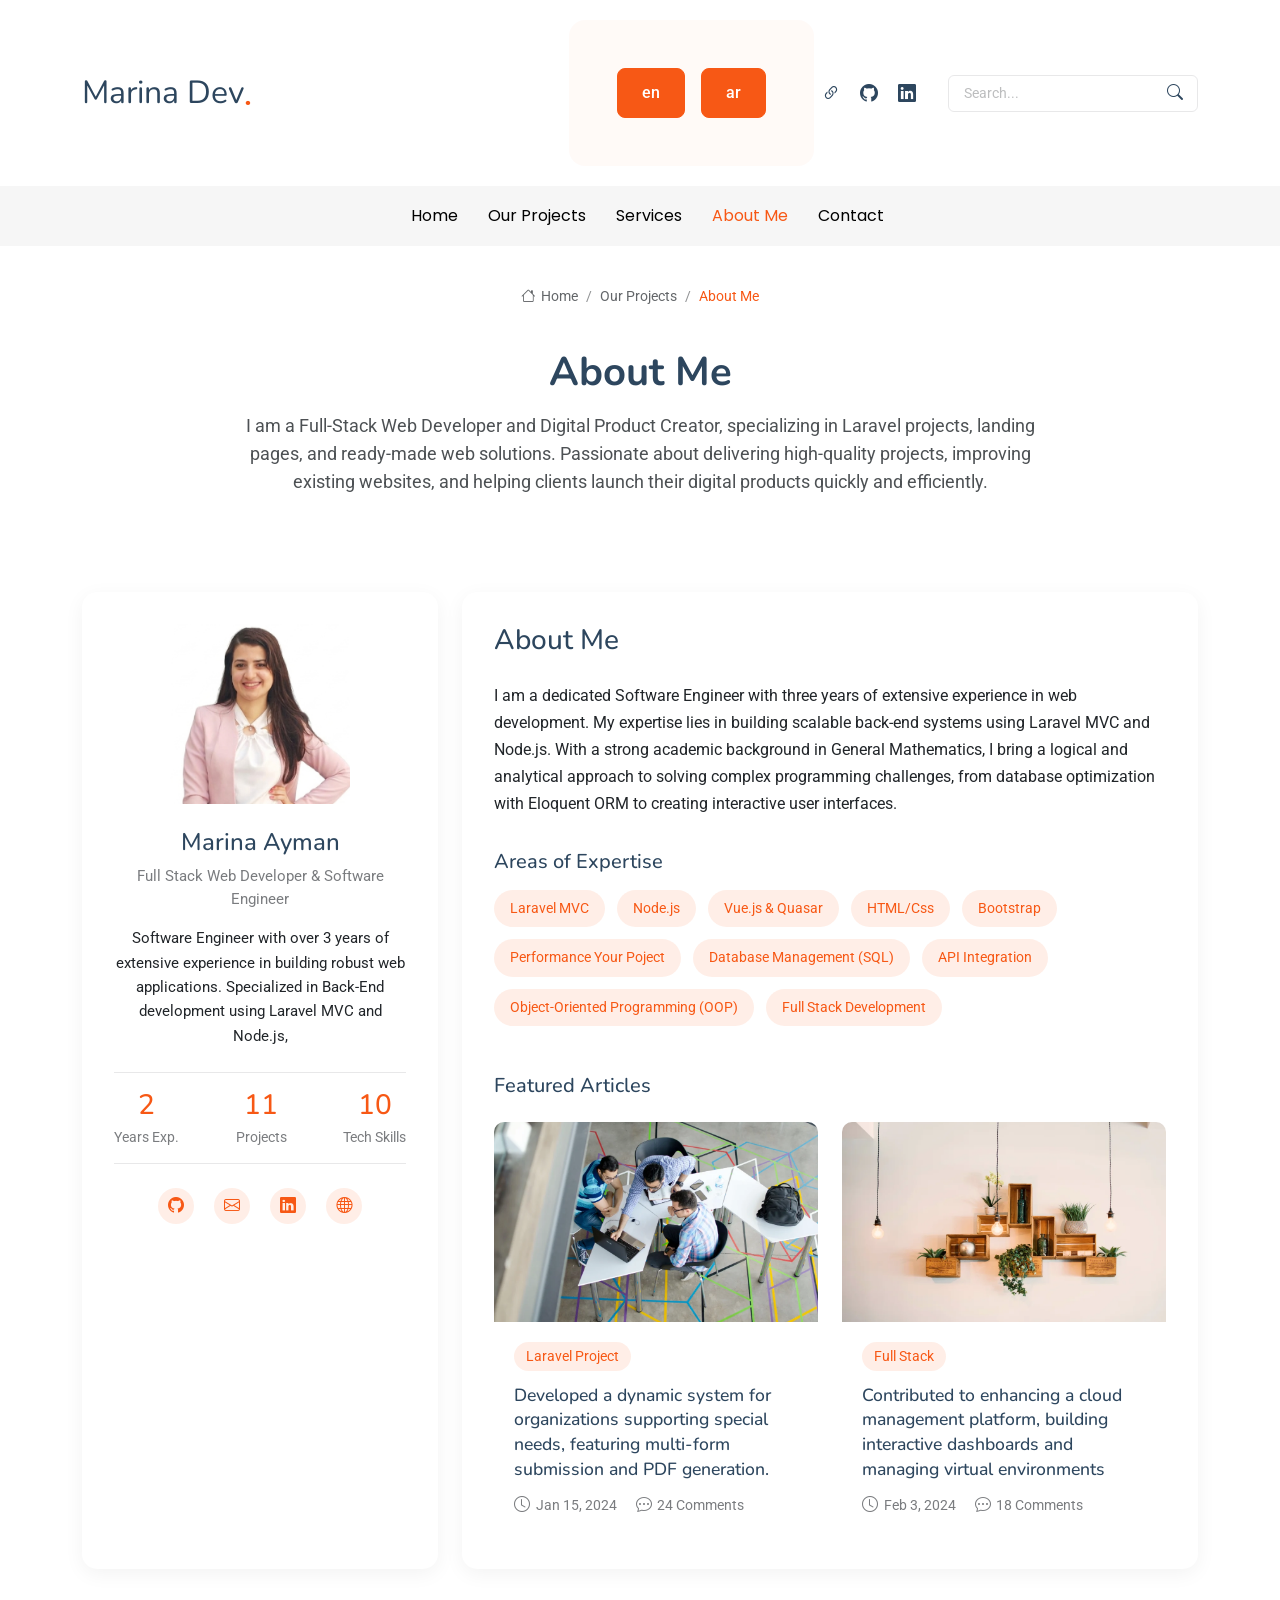
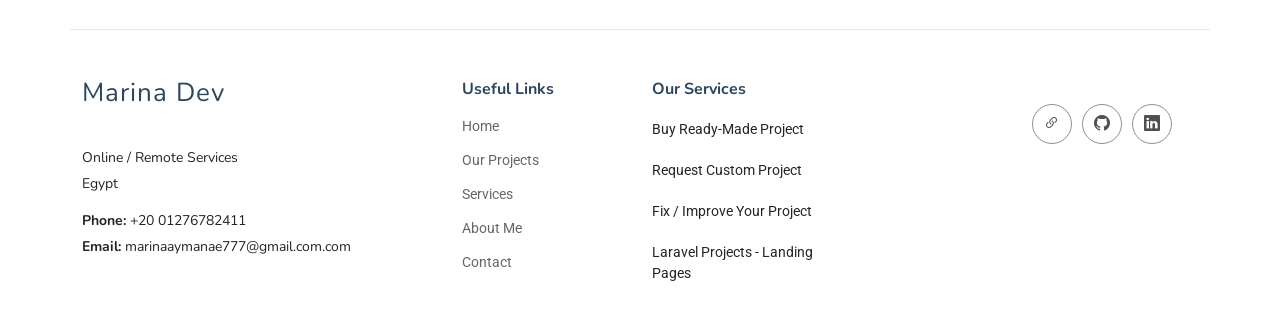
<file: author-profile.html>
<!doctype html>
<html lang="en">
  <head>
    <meta charset="utf-8" />
    <meta content="width=device-width, initial-scale=1.0" name="viewport" />
    <title>About Me - Marina Dev</title>
    <meta name="description" content="" />
    <meta name="keywords" content="" />

    <!-- Favicons -->
    <link href="assets/img/favicon.png" rel="icon" />
    <link href="assets/img/apple-touch-icon.png" rel="apple-touch-icon" />

    <!-- Fonts -->
    <link href="https://fonts.googleapis.com" rel="preconnect" />
    <link href="https://fonts.gstatic.com" rel="preconnect" crossorigin />
    <link
      href="https://fonts.googleapis.com/css2?family=Roboto:ital,wght@0,100;0,300;0,400;0,500;0,700;0,900;1,100;1,300;1,400;1,500;1,700;1,900&family=Poppins:ital,wght@0,100;0,200;0,300;0,400;0,500;0,600;0,700;0,800;0,900;1,100;1,200;1,300;1,400;1,500;1,600;1,700;1,800;1,900&family=Nunito:ital,wght@0,200;0,300;0,400;0,500;0,600;0,700;0,800;0,900;1,200;1,300;1,400;1,500;1,600;1,700;1,800;1,900&display=swap"
      rel="stylesheet"
    />

    <!-- Vendor CSS Files -->
    <link
      href="assets/vendor/bootstrap/css/bootstrap.min.css"
      rel="stylesheet"
    />
    <link
      href="assets/vendor/bootstrap-icons/bootstrap-icons.css"
      rel="stylesheet"
    />
    <link href="assets/vendor/aos/aos.css" rel="stylesheet" />
    <link href="assets/vendor/swiper/swiper-bundle.min.css" rel="stylesheet" />
    <link
      href="assets/vendor/glightbox/css/glightbox.min.css"
      rel="stylesheet"
    />

    <!-- Main CSS File -->
    <link href="assets/css/main.css" rel="stylesheet" />

    <!-- =======================================================
  * Template Name: Marina Dev
  * Template URL: https://bootstrapmade.com/Marina Dev-bootstrap-blog-template/
  * Updated: Feb 22 2025 with Bootstrap v5.3.3
  * Author: BootstrapMade.com
  * License: https://bootstrapmade.com/license/
  ======================================================== -->
  </head>

  <body class="author-profile-page">
    <header id="header" class="header position-relative">
      <div class="container-fluid container-xl position-relative">
        <div class="top-row d-flex align-items-center justify-content-between">
          <a href="index.html" class="logo d-flex align-items-end">
            <!-- Uncomment the line below if you also wish to use an image logo -->
            <!-- <img src="assets/img/logo.webp" alt=""> -->
            <h1 class="sitename">Marina Dev</h1>
            <span>.</span>
          </a>

         <div class="d-flex align-items-center">
          <div class="call-to-action-2">
            <div class="cta-buttons d-flex flex-wrap gap-3">
              <a class="btn btn-primary" onclick="setLang('en')">en</a>
              <a class="btn btn-primary" onclick="setLang('ar')">ar</a>
            </div>
            </div>
            <div class="social-links">
              <a
                href="https://marina-ayman-marina-ayman-profile.vercel.app/index.html"
                ><i class="bi bi-link-45deg"></i
              ></a>
              <a href="https://github.com/marina-ayman"
                ><i class="bi bi-github"></i
              ></a>
              <!-- <a href=""><i class="bi bi-instagram"></i></a> -->
              <a href="https://www.linkedin.com/in/marina-ayman-6a5557219/"
                ><i class="bi bi-linkedin"></i
              ></a>
            </div>

            <form class="search-form ms-4">
              <input type="text" placeholder="Search..." class="form-control" />
              <button type="submit" class="btn">
                <i class="bi bi-search"></i>
              </button>
            </form>
          </div>
        </div>
      </div>

      <div class="nav-wrap">
        <div class="container d-flex justify-content-center position-relative">
          <nav id="navmenu" class="navmenu">
            <ul>
              <li><a href="index.html">Home</a></li>
               
              <li><a href="category.html">Our Projects</a></li>
              <li><a href="Our-Services-page.html"> Services</a></li>
              <li><a href="author-profile.html" class="active">About Me</a></li>
              <li><a href="contact.html" >Contact</a></li>
            </ul>
            <i class="mobile-nav-toggle d-xl-none bi bi-list"></i>
          </nav>
        </div>
      </div>
    </header>

    <main class="main">
      <!-- Page Title -->
      <div class="page-title">
        <div class="breadcrumbs">
          <nav aria-label="breadcrumb">
            <ol class="breadcrumb">
              <li class="breadcrumb-item">
                <a href="#"><i class="bi bi-house"></i> Home</a>
              </li>
              <li class="breadcrumb-item"><a href="#">Our Projects</a></li>
              <li class="breadcrumb-item active current">About Me</li>
            </ol>
          </nav>
        </div>

        <div class="title-wrapper">
          <h1 data-i18n="author_profile_title">About Me</h1>
          <p data-i18n="author_profile_desc">
            I am a Full-Stack Web Developer and Digital Product Creator,
            specializing in Laravel projects, landing pages, and ready-made web
            solutions. Passionate about delivering high-quality projects,
            improving existing websites, and helping clients launch their
            digital products quickly and efficiently.
          </p>
        </div>
      </div>
      <!-- End Page Title -->

      <!-- About Me Section -->
      <section id="author-profile" class="author-profile section">
        <div class="container" data-aos="fade-up" data-aos-delay="100">
          <div class="author-profile-1">
            <div class="row">
              <!-- Author Info -->
              <div class="col-lg-4 mb-4 mb-lg-0">
                <div class="author-card" data-aos="fade-up">
                  <div class="author-image">
                    <img
                      src="assets/img/person/marina.png"
                      alt="Author"
                      class="img-fluid rounded"
                    />
                  </div>

                  <div class="author-info">
                    <h2>Marina Ayman</h2>
                    <p class="designation">
                      Full Stack Web Developer & Software Engineer
                    </p>

                    <div class="author-bio">
                      Software Engineer with over 3 years of extensive
                      experience in building robust web applications.
                      Specialized in Back-End development using Laravel MVC and
                      Node.js,
                    </div>

                    <div
                      class="author-stats d-flex justify-content-between text-center my-4"
                    >
                      <div class="stat-item">
                        <h4
                          data-purecounter-start="0"
                          data-purecounter-end="4"
                          data-purecounter-duration="1"
                          class="purecounter"
                        ></h4>
                        <p>Years Exp.</p>
                      </div>
                      <div class="stat-item">
                        <h4
                          data-purecounter-start="0"
                          data-purecounter-end="20"
                          data-purecounter-duration="1"
                          class="purecounter"
                        ></h4>
                        <p>Projects</p>
                      </div>
                      <div class="stat-item">
                        <h4
                          data-purecounter-start="0"
                          data-purecounter-end="18"
                          data-purecounter-duration="1"
                          class="purecounter"
                        ></h4>
                        <p>Tech Skills</p>
                      </div>
                    </div>

                    <div class="social-links">
                      <a href="https://github.com/marina-ayman" class="github"
                        ><i class="bi bi-github"></i
                      ></a>
                      <a href="mailto:marinaaymanae777@gmail.com" class="email"
                        ><i class="bi bi-envelope"></i
                      ></a>
                      <a
                        href="https://linkedin.com/in/marina-ayman"
                        class="linkedin"
                        ><i class="bi bi-linkedin"></i
                      ></a>
                      <a href="https://marina-ayman.com" class="globe"
                        ><i class="bi bi-globe"></i
                      ></a>
                    </div>
                  </div>
                </div>
              </div>

              <!-- Author Content -->
              <div class="col-lg-8">
                <div
                  class="author-content"
                  data-aos="fade-up"
                  data-aos-delay="200"
                >
                  <div class="content-header">
                    <h3>About Me</h3>
                  </div>
                  <div class="content-body">
                    <p>
                      I am a dedicated Software Engineer with three years of
                      extensive experience in web development. My expertise lies
                      in building scalable back-end systems using Laravel MVC
                      and Node.js. With a strong academic background in General
                      Mathematics, I bring a logical and analytical approach to
                      solving complex programming challenges, from database
                      optimization with Eloquent ORM to creating interactive
                      user interfaces.
                    </p>

                    <div class="expertise-areas">
                      <h4>Areas of Expertise</h4>
                      <div class="tags">
                        <span>Laravel MVC</span>
                        <span>Node.js</span>
                        <span>Vue.js & Quasar</span>
                        <span>HTML/Css</span> <span>Bootstrap</span>
                        <span>Performance Your Poject</span>
                        <span>Database Management (SQL)</span>
                        <span>API Integration</span>
                        <span>Object-Oriented Programming (OOP)</span>
                        <span>Full Stack Development</span>
                      </div>
                    </div>

                    <div class="featured-articles mt-5">
                      <h4>Featured Articles</h4>
                      <div class="row g-4">
                        <div
                          class="col-md-6"
                          data-aos="fade-up"
                          data-aos-delay="300"
                        >
                          <article class="article-card">
                            <div class="article-img">
                              <img
                                src="assets/img/blog/blog-post-10.webp"
                                alt="Article"
                                class="img-fluid"
                              />
                            </div>
                            <div class="article-details">
                              <div class="post-category">Laravel Project</div>
                              <h5>
                                <a
                                  href="https://marina-ayman-marina-ayman-profile.vercel.app/index.html#portfolio"
                                  >Developed a dynamic system for organizations
                                  supporting special needs, featuring multi-form
                                  submission and PDF generation.
                                </a>
                              </h5>
                              <div class="post-meta">
                                <span
                                  ><i class="bi bi-clock"></i> Jan 15,
                                  2024</span
                                >
                                <span
                                  ><i class="bi bi-chat-dots"></i> 24
                                  Comments</span
                                >
                              </div>
                            </div>
                          </article>
                        </div>

                        <div
                          class="col-md-6"
                          data-aos="fade-up"
                          data-aos-delay="400"
                        >
                          <article class="article-card">
                            <div class="article-img">
                              <img
                                src="assets/img/blog/blog-post-6.webp"
                                alt="Article"
                                class="img-fluid"
                              />
                            </div>
                            <div class="article-details">
                              <div class="post-category">Full Stack</div>
                              <h5>
                                <a
                                  href="https://marina-ayman-marina-ayman-profile.vercel.app/index.html#portfolio"
                                  >Contributed to enhancing a cloud management
                                  platform, building interactive dashboards and
                                  managing virtual environments</a
                                >
                              </h5>
                              <div class="post-meta">
                                <span
                                  ><i class="bi bi-clock"></i> Feb 3, 2024</span
                                >
                                <span
                                  ><i class="bi bi-chat-dots"></i> 18
                                  Comments</span
                                >
                              </div>
                            </div>
                          </article>
                        </div>
                      </div>
                    </div>
                  </div>
                </div>
              </div>
            </div>
          </div>
        </div>
      </section>
      <!-- /About Me Section -->
    </main>

    <footer id="footer" class="footer">
      <div class="container footer-top">
        <div class="row gy-4">
          <div class="col-lg-4 col-md-6 footer-about">
            <a href="index.html" class="logo d-flex align-items-center">
              <span class="sitename">Marina Dev</span>
            </a>
            <div class="footer-contact pt-3">
              <p>Online / Remote Services</p>
              <p>Egypt</p>
              <p class="mt-3">
                <strong>Phone:</strong> <span>+20 01276782411</span>
              </p>
              <p>
                <strong>Email:</strong>
                <span>marinaaymanae777@gmail.com.com</span>
              </p>
            </div>
          </div>

          <div class="col-lg-2 col-md-3 footer-links">
            <h4>Useful Links</h4>
            <ul>
              <li><a href="index.html">Home</a></li>
               
              <li><a href="category.html">Our Projects</a></li>
              <li><a href="Our-Services-page.html"> Services</a></li>
              <li><a href="author-profile.html">About Me</a></li>
              <li><a href="contact.html" class="active">Contact</a></li>
            </ul>
          </div>

          <div class="col-lg-2 col-md-3 footer-links">
            <h4>Our Services</h4>
            <ul class="list-group list-group-flush">
              <li>Buy Ready-Made Project</li>
              <li>Request Custom Project</li>
              <li>Fix / Improve Your Project</li>
              <li>Laravel Projects - Landing Pages</li>
            </ul>
          </div>
          <div class="col-lg-2 col-md-3 footer-links"></div>
          <div class="col-lg-2 col-md-3 footer-links">
            <div class="social-links d-flex mt-4">
              <a
                href="https://marina-ayman-marina-ayman-profile.vercel.app/index.html"
                ><i class="bi bi-link-45deg"></i
              ></a>
              <a href="https://github.com/marina-ayman"
                ><i class="bi bi-github"></i
              ></a>
              <!-- <a href=""><i class="bi bi-instagram"></i></a> -->
              <a href="https://www.linkedin.com/in/marina-ayman-6a5557219/"
                ><i class="bi bi-linkedin"></i
              ></a>
            </div>
          </div>
        </div>
      </div>
    </footer>

    <!-- Scroll Top -->
    <a
      href="#"
      id="scroll-top"
      class="scroll-top d-flex align-items-center justify-content-center"
      ><i class="bi bi-arrow-up-short"></i
    ></a>

    <!-- Preloader -->
    <div id="preloader"></div>

    <!-- Vendor JS Files -->
    <script src="assets/vendor/bootstrap/js/bootstrap.bundle.min.js"></script>
    <script src="assets/vendor/php-email-form/validate.js"></script>
    <script src="assets/vendor/aos/aos.js"></script>
    <script src="assets/vendor/swiper/swiper-bundle.min.js"></script>
    <script src="assets/vendor/purecounter/purecounter_vanilla.js"></script>
    <script src="assets/vendor/glightbox/js/glightbox.min.js"></script>
  <script src="assets/js/lang.js"></script>
    <!-- Main JS File -->
    <script src="assets/js/main.js"></script>
  </body>
</html>
</file>
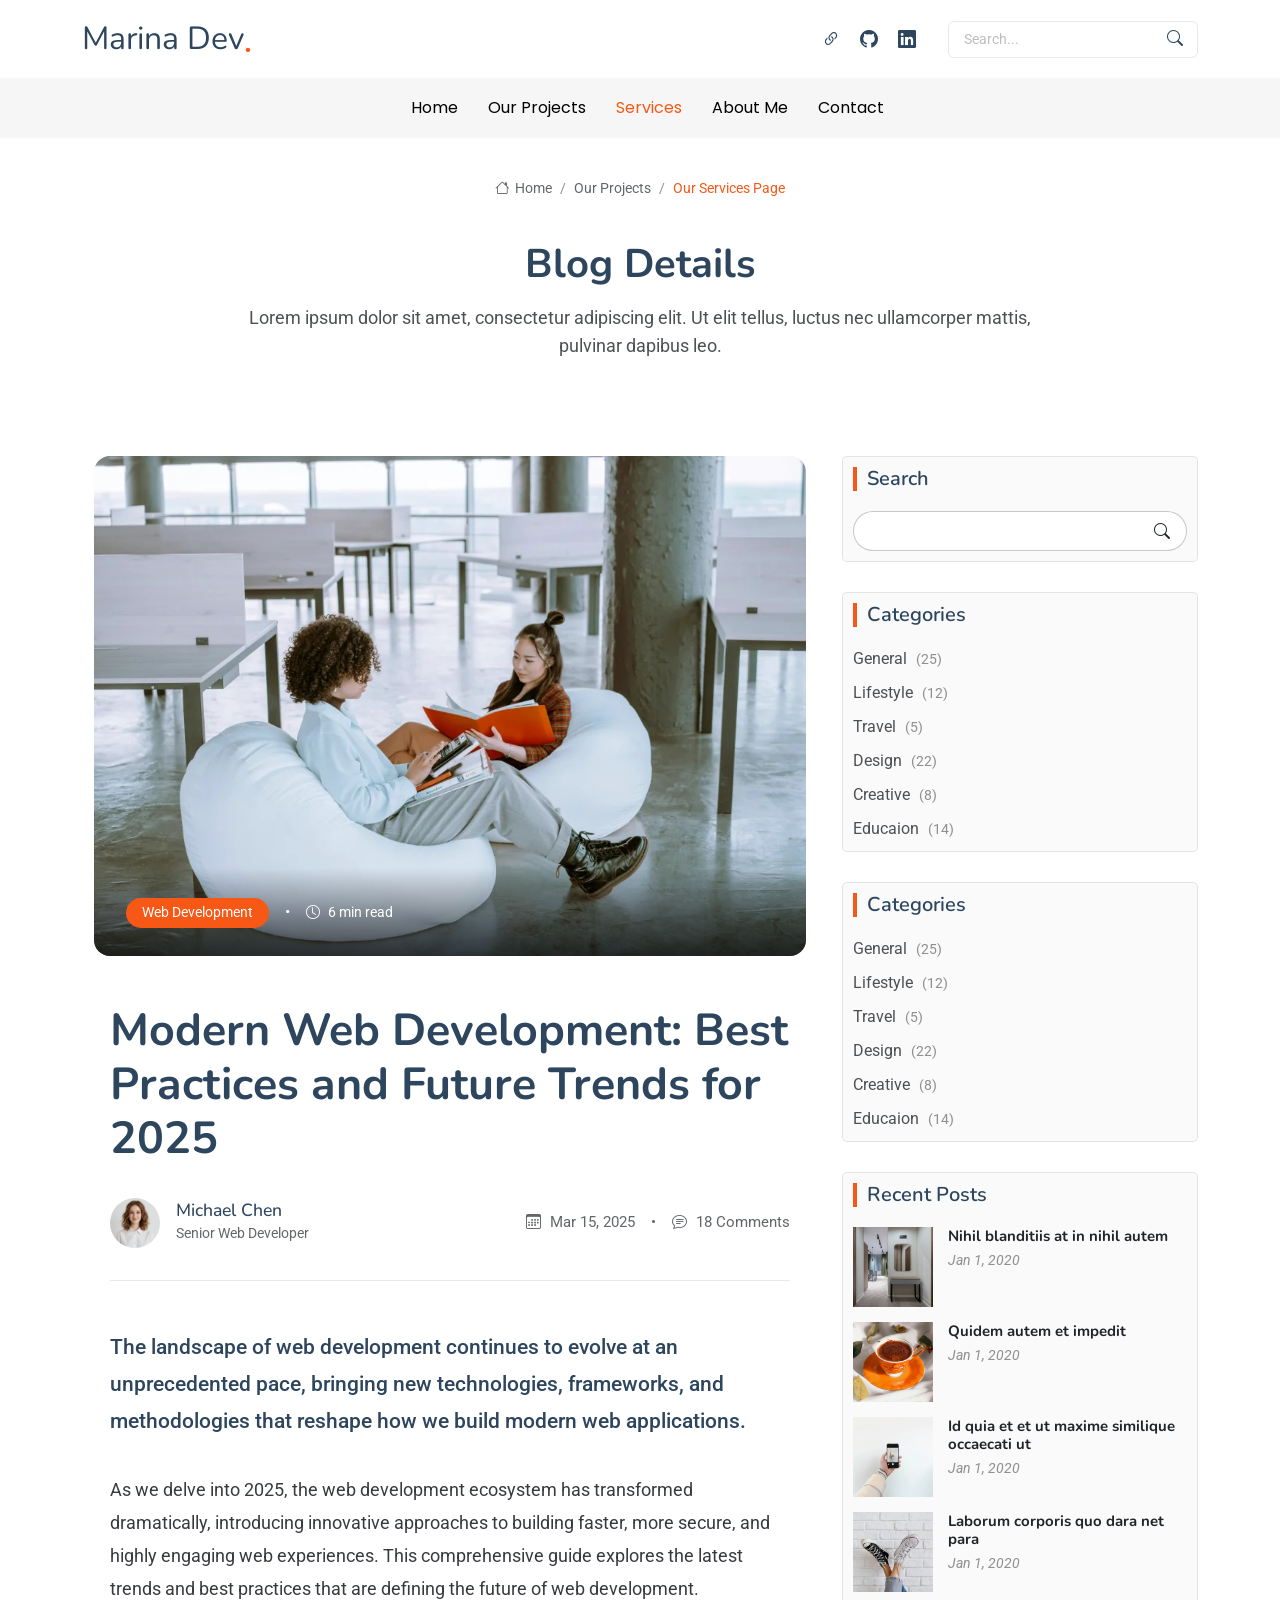
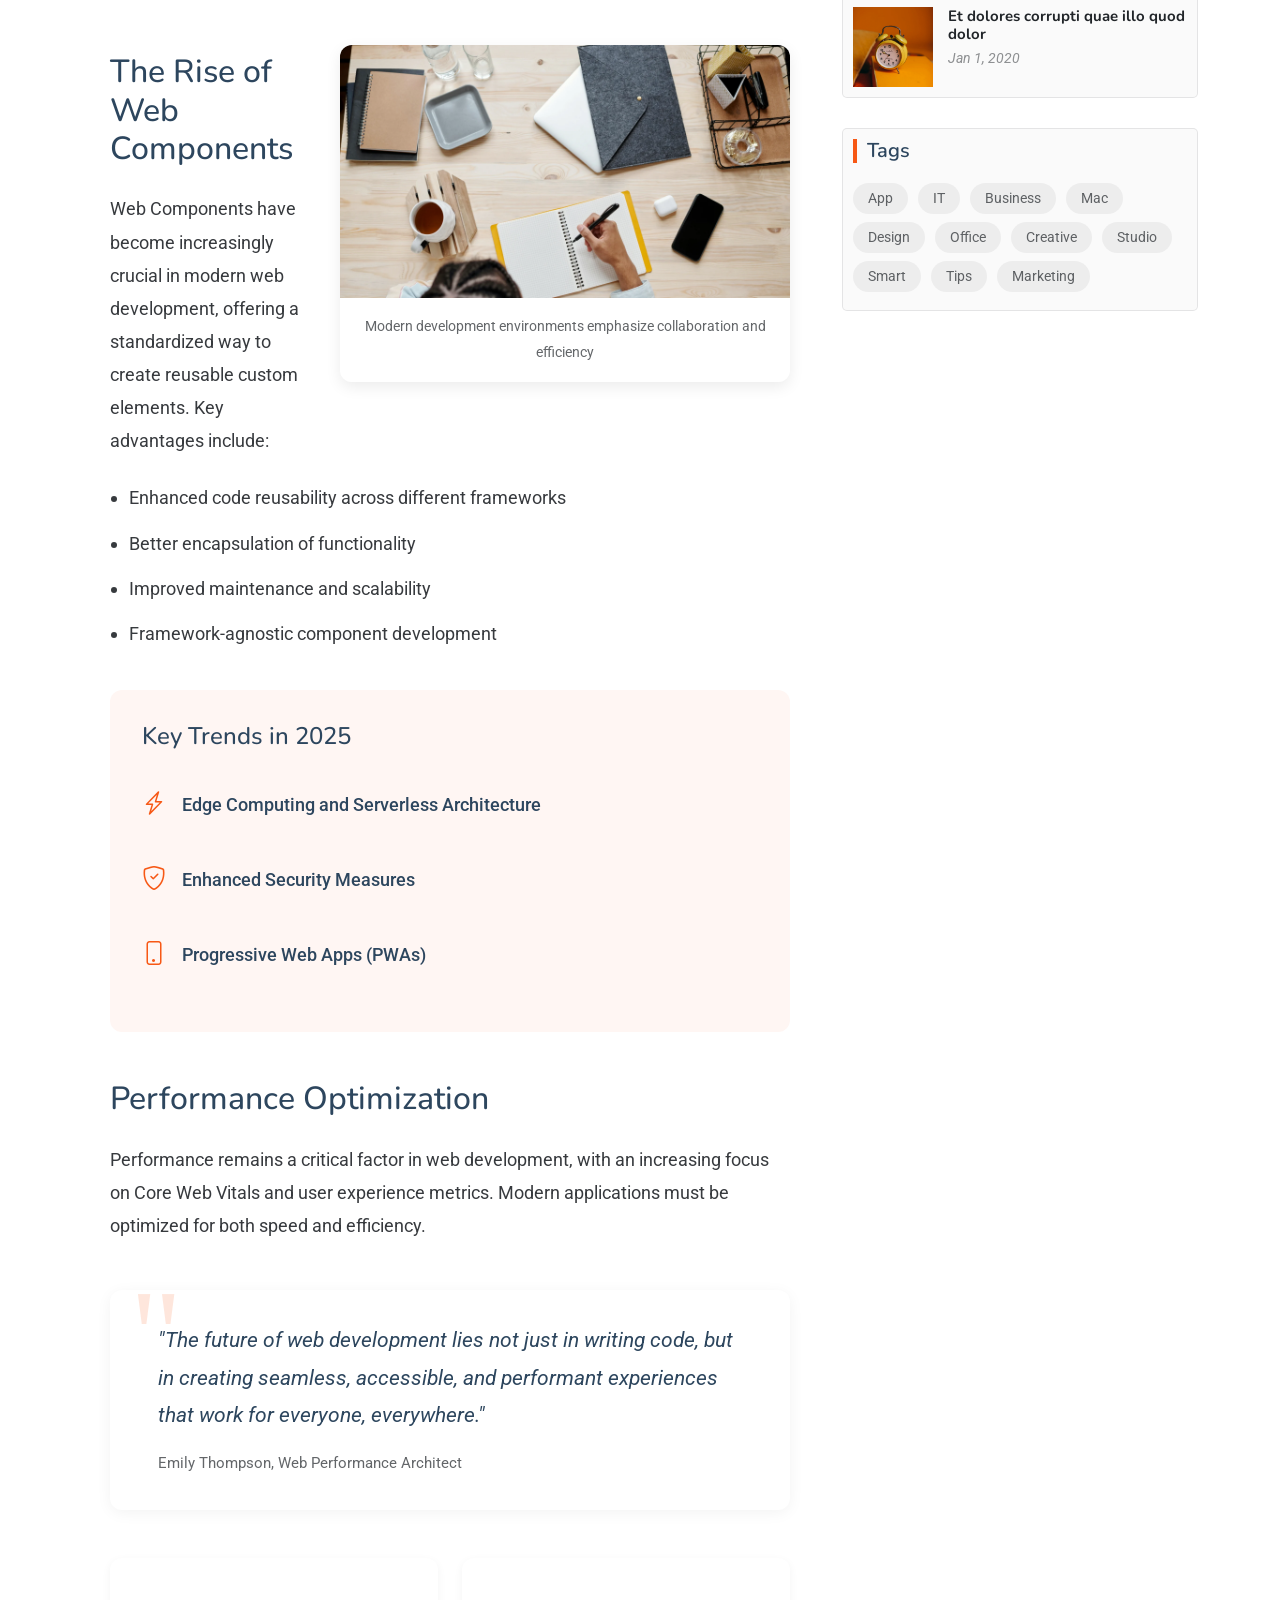
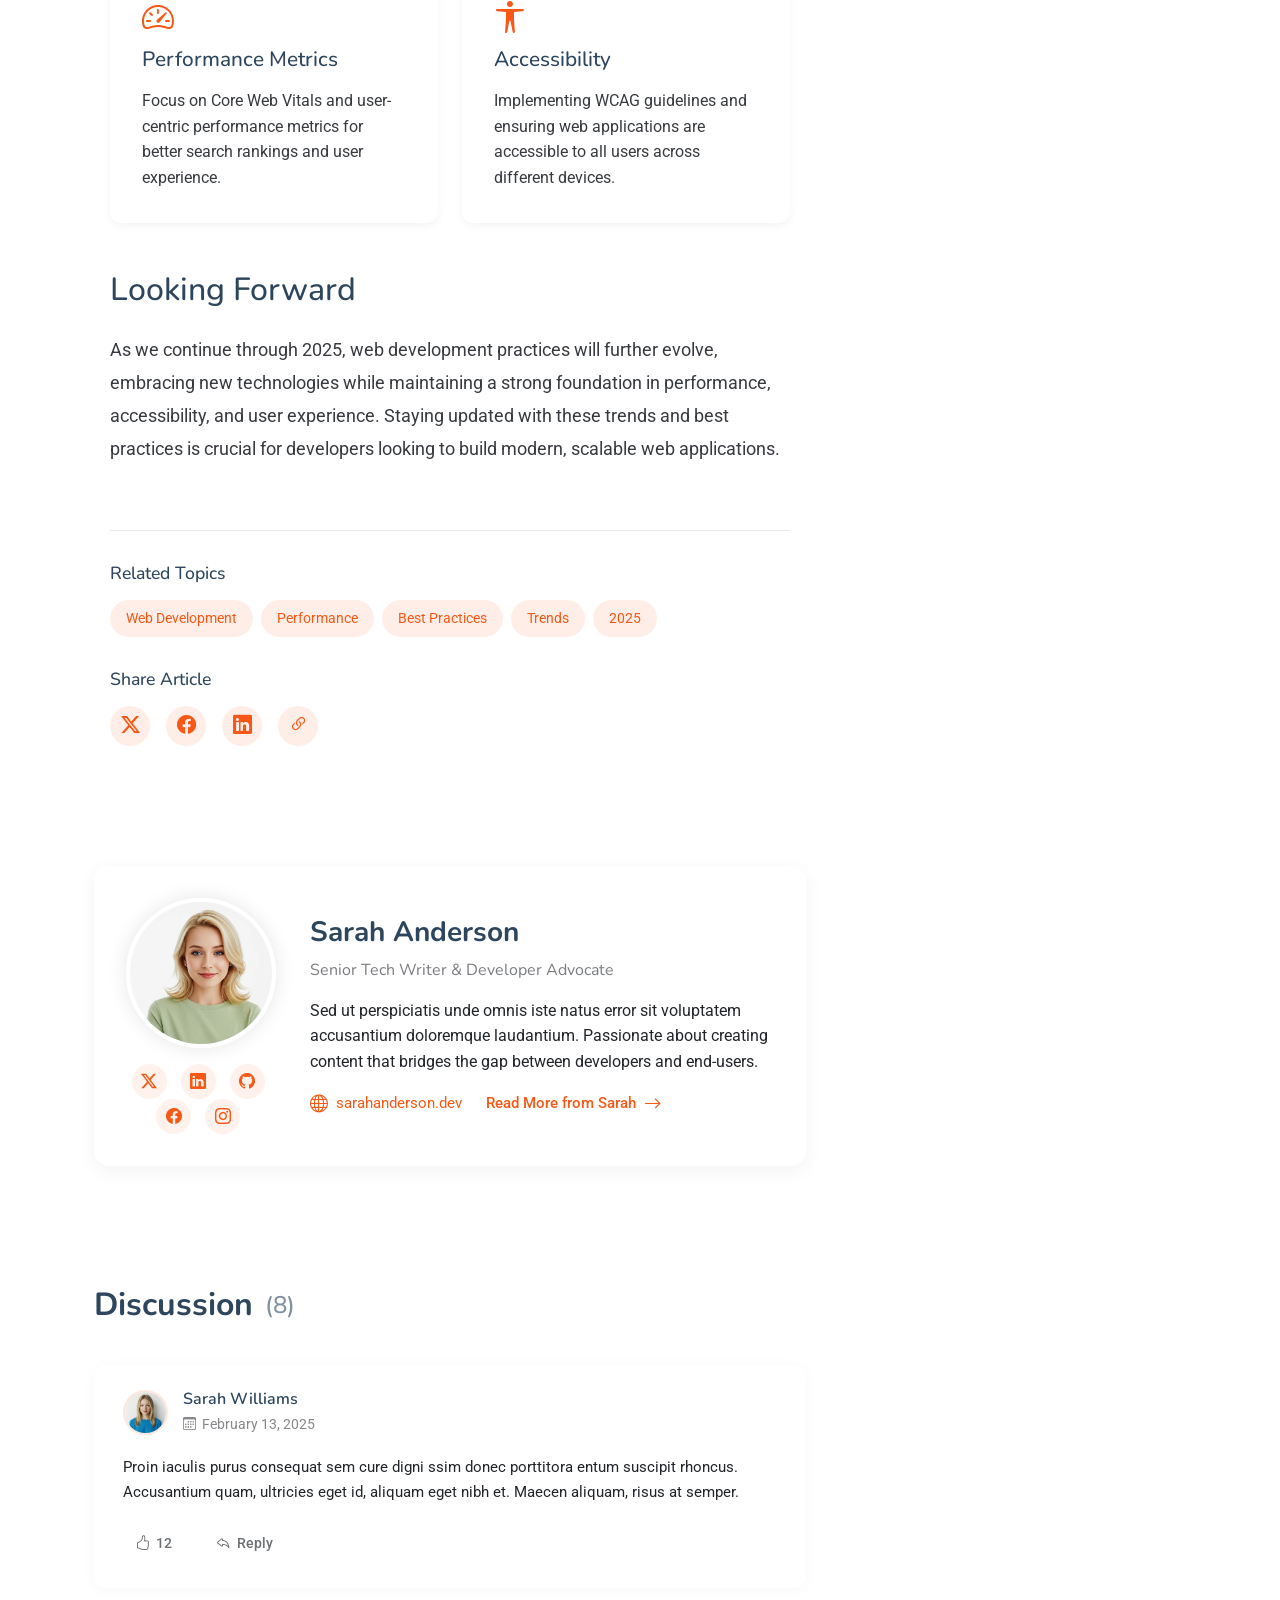
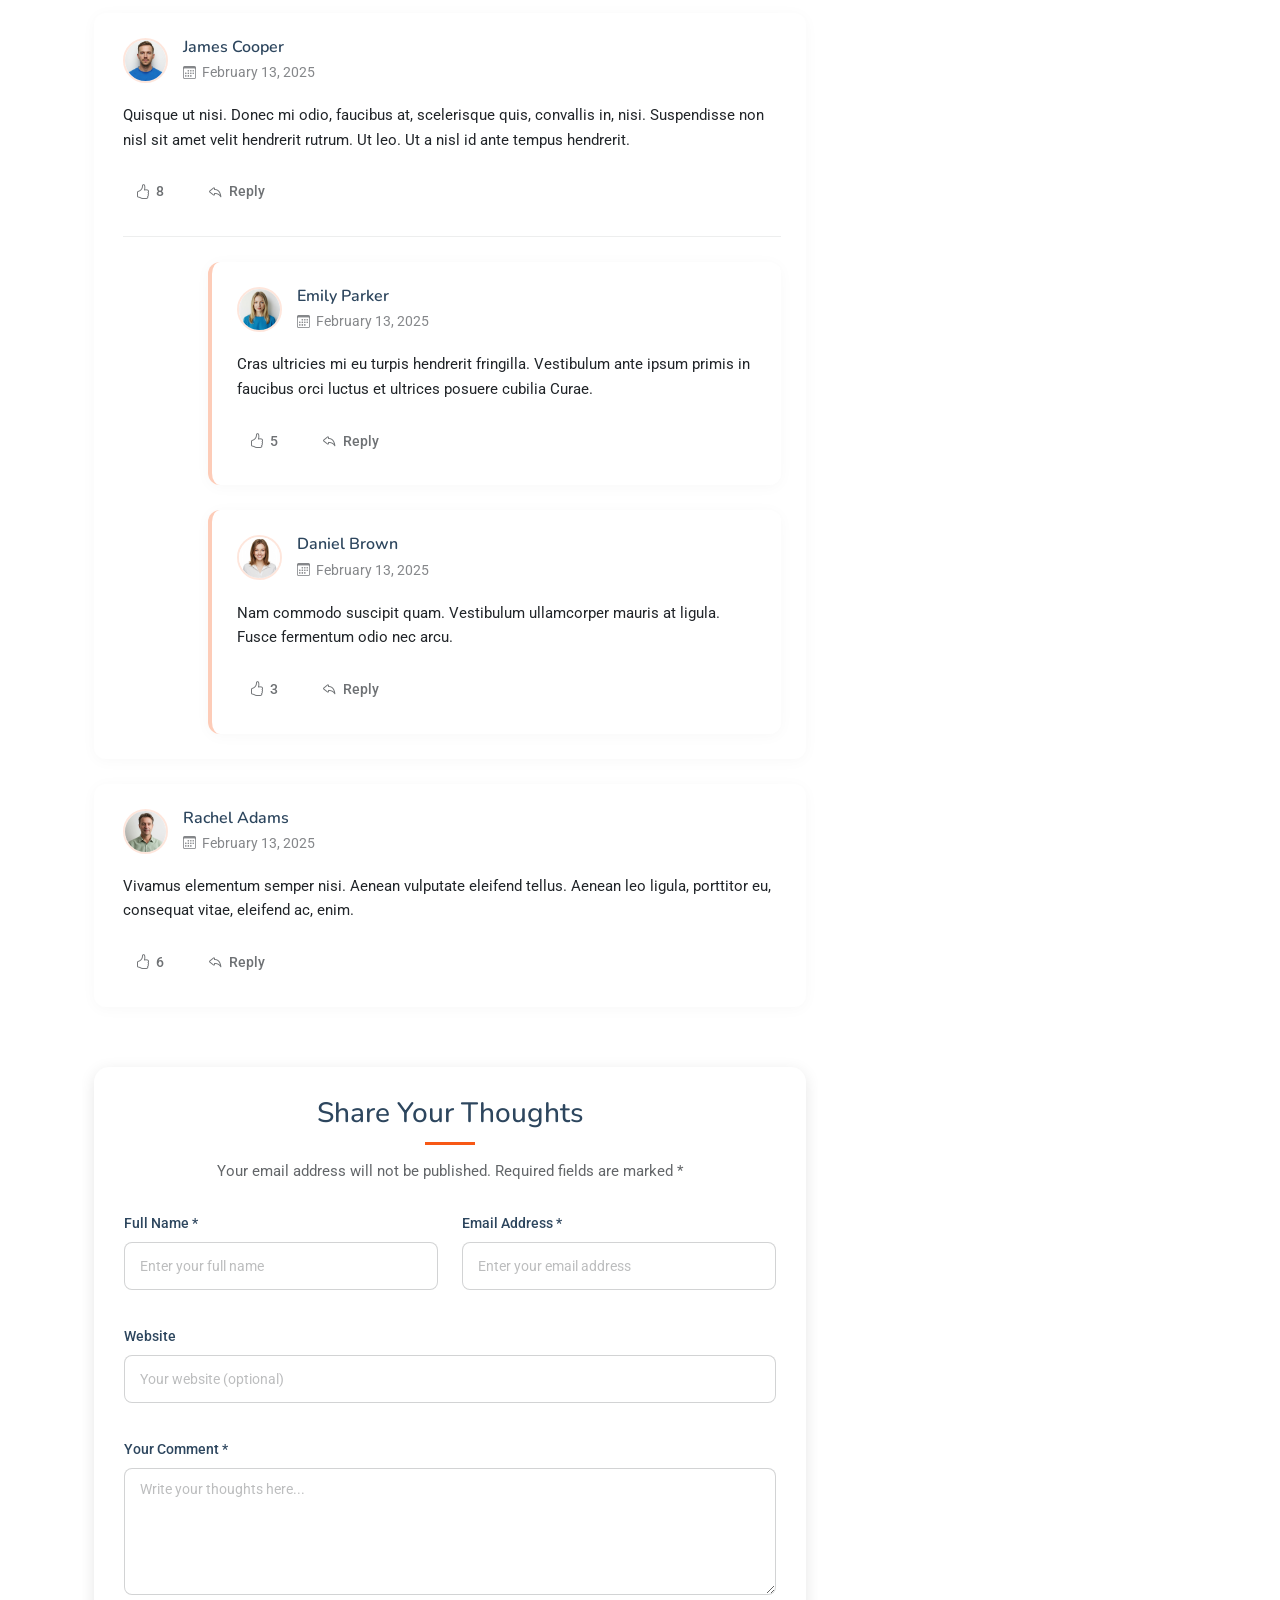
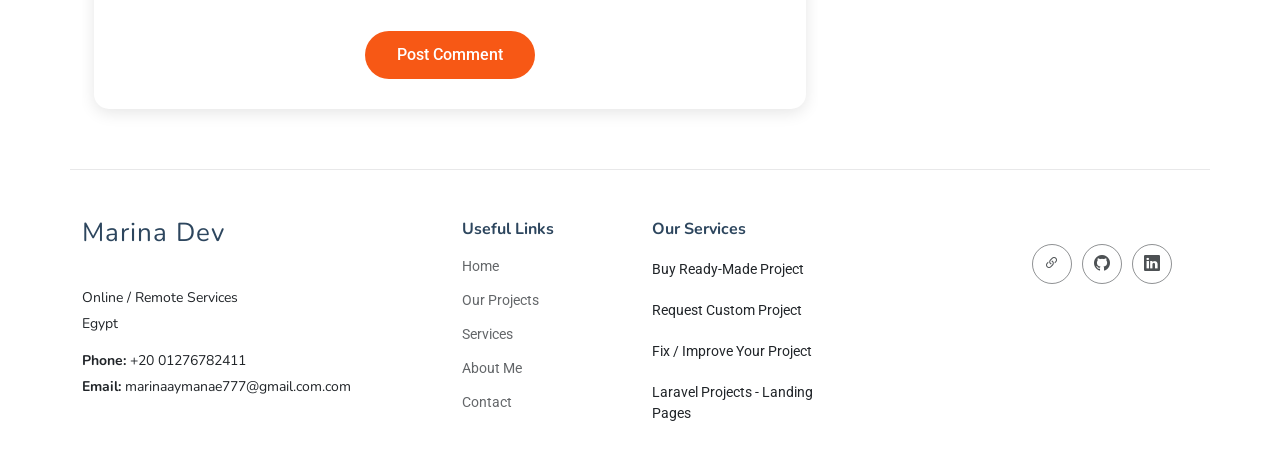
<file: blog-details.html>
<!DOCTYPE html>
<html lang="en">

<head>
  <meta charset="utf-8">
  <meta content="width=device-width, initial-scale=1.0" name="viewport">
  <title>Blog Details - Marina Dev </title>
  <meta name="description" content="">
  <meta name="keywords" content="">

  <!-- Favicons -->
  <link href="assets/img/favicon.png" rel="icon">
  <link href="assets/img/apple-touch-icon.png" rel="apple-touch-icon">

  <!-- Fonts -->
  <link href="https://fonts.googleapis.com" rel="preconnect">
  <link href="https://fonts.gstatic.com" rel="preconnect" crossorigin>
  <link href="https://fonts.googleapis.com/css2?family=Roboto:ital,wght@0,100;0,300;0,400;0,500;0,700;0,900;1,100;1,300;1,400;1,500;1,700;1,900&family=Poppins:ital,wght@0,100;0,200;0,300;0,400;0,500;0,600;0,700;0,800;0,900;1,100;1,200;1,300;1,400;1,500;1,600;1,700;1,800;1,900&family=Nunito:ital,wght@0,200;0,300;0,400;0,500;0,600;0,700;0,800;0,900;1,200;1,300;1,400;1,500;1,600;1,700;1,800;1,900&display=swap" rel="stylesheet">

  <!-- Vendor CSS Files -->
  <link href="assets/vendor/bootstrap/css/bootstrap.min.css" rel="stylesheet">
  <link href="assets/vendor/bootstrap-icons/bootstrap-icons.css" rel="stylesheet">
  <link href="assets/vendor/aos/aos.css" rel="stylesheet">
  <link href="assets/vendor/swiper/swiper-bundle.min.css" rel="stylesheet">
  <link href="assets/vendor/glightbox/css/glightbox.min.css" rel="stylesheet">

  <!-- Main CSS File -->
  <link href="assets/css/main.css" rel="stylesheet">

  <!-- =======================================================
  * Template Name: Marina Dev
  * Template URL: https://bootstrapmade.com/Marina Dev-bootstrap-blog-template/
  * Updated: Feb 22 2025 with Bootstrap v5.3.3
  * Author: BootstrapMade.com
  * License: https://bootstrapmade.com/license/
  ======================================================== -->
</head>

<body class="blog-details-page">

  <header id="header" class="header position-relative">
    <div class="container-fluid container-xl position-relative">

      <div class="top-row d-flex align-items-center justify-content-between">
        <a href="index.html" class="logo d-flex align-items-end">
          <!-- Uncomment the line below if you also wish to use an image logo -->
          <!-- <img src="assets/img/logo.webp" alt=""> -->
          <h1 class="sitename">Marina Dev</h1><span>.</span>
        </a>

       <div class="d-flex align-items-center">
            <div class="social-links">
              <a
                href="https://marina-ayman-marina-ayman-profile.vercel.app/index.html"
                ><i class="bi bi-link-45deg"></i
              ></a>
              <a href="https://github.com/marina-ayman"
                ><i class="bi bi-github"></i
              ></a>
              <!-- <a href=""><i class="bi bi-instagram"></i></a> -->
              <a href="https://www.linkedin.com/in/marina-ayman-6a5557219/"
                ><i class="bi bi-linkedin"></i
              ></a>
            </div>

            <form class="search-form ms-4">
              <input type="text" placeholder="Search..." class="form-control" />
              <button type="submit" class="btn">
                <i class="bi bi-search"></i>
              </button>
            </form>
          </div>
      </div>

    </div>

   <div class="nav-wrap">
        <div class="container d-flex justify-content-center position-relative">
          <nav id="navmenu" class="navmenu">
            <ul>
              <li><a href="index.html">Home</a></li>
               
              <li><a href="category.html">Our Projects</a></li>
              <li><a href="Our-Services-page.html" class="active"> Services</a></li>
              <li><a href="author-profile.html">About Me</a></li>
              <li><a href="contact.html" >Contact</a></li>
            </ul>
            <i class="mobile-nav-toggle d-xl-none bi bi-list"></i>
          </nav>
        </div>
      </div>

  </header>

  <main class="main">

    <!-- Page Title -->
    <div class="page-title">
      <div class="breadcrumbs">
        <nav aria-label="breadcrumb">
          <ol class="breadcrumb">
            <li class="breadcrumb-item"><a href="#"><i class="bi bi-house"></i> Home</a></li>
            <li class="breadcrumb-item"><a href="#">Our Projects</a></li>
            <li class="breadcrumb-item active current">Our Services Page</li>
          </ol>
        </nav>
      </div>

      <div class="title-wrapper">
        <h1>Blog Details</h1>
        <p>Lorem ipsum dolor sit amet, consectetur adipiscing elit. Ut elit tellus, luctus nec ullamcorper mattis, pulvinar dapibus leo.</p>
      </div>
    </div><!-- End Page Title -->

    <div class="container">
      <div class="row">

        <div class="col-lg-8">

          <!-- Blog Details Section -->
          <section id="blog-details" class="blog-details section">
            <div class="container" data-aos="fade-up">

              <article class="article">

                <div class="hero-img" data-aos="zoom-in">
                  <img src="assets/img/blog/blog-post-3.webp" alt="Featured blog image" class="img-fluid" loading="lazy">
                  <div class="meta-overlay">
                    <div class="meta-categories">
                      <a href="#" class="category">Web Development</a>
                      <span class="divider">•</span>
                      <span class="reading-time"><i class="bi bi-clock"></i> 6 min read</span>
                    </div>
                  </div>
                </div>

                <div class="article-content" data-aos="fade-up" data-aos-delay="100">
                  <div class="content-header">
                    <h1 class="title">Modern Web Development: Best Practices and Future Trends for 2025</h1>

                    <div class="author-info">
                      <div class="author-details">
                        <img src="assets/img/person/person-f-8.webp" alt="Author" class="author-img">
                        <div class="info">
                          <h4>Michael Chen</h4>
                          <span class="role">Senior Web Developer</span>
                        </div>
                      </div>
                      <div class="post-meta">
                        <span class="date"><i class="bi bi-calendar3"></i> Mar 15, 2025</span>
                        <span class="divider">•</span>
                        <span class="comments"><i class="bi bi-chat-text"></i> 18 Comments</span>
                      </div>
                    </div>
                  </div>

                  <div class="content">
                    <p class="lead">
                      The landscape of web development continues to evolve at an unprecedented pace, bringing new technologies, frameworks, and methodologies that reshape how we build modern web applications.
                    </p>

                    <p>
                      As we delve into 2025, the web development ecosystem has transformed dramatically, introducing innovative approaches to building faster, more secure, and highly engaging web experiences. This comprehensive guide explores the latest trends and best practices that are defining the future of web development.
                    </p>

                    <div class="content-image right-aligned">
                      <img src="assets/img/blog/blog-hero-2.webp" class="img-fluid" alt="Modern web development tools" loading="lazy">
                      <figcaption>Modern development environments emphasize collaboration and efficiency</figcaption>
                    </div>

                    <h2>The Rise of Web Components</h2>
                    <p>
                      Web Components have become increasingly crucial in modern web development, offering a standardized way to create reusable custom elements. Key advantages include:
                    </p>
                    <ul>
                      <li>Enhanced code reusability across different frameworks</li>
                      <li>Better encapsulation of functionality</li>
                      <li>Improved maintenance and scalability</li>
                      <li>Framework-agnostic component development</li>
                    </ul>

                    <div class="highlight-box">
                      <h3>Key Trends in 2025</h3>
                      <ul class="trend-list">
                        <li>
                          <i class="bi bi-lightning-charge"></i>
                          <span>Edge Computing and Serverless Architecture</span>
                        </li>
                        <li>
                          <i class="bi bi-shield-check"></i>
                          <span>Enhanced Security Measures</span>
                        </li>
                        <li>
                          <i class="bi bi-phone"></i>
                          <span>Progressive Web Apps (PWAs)</span>
                        </li>
                      </ul>
                    </div>

                    <h2>Performance Optimization</h2>
                    <p>
                      Performance remains a critical factor in web development, with an increasing focus on Core Web Vitals and user experience metrics. Modern applications must be optimized for both speed and efficiency.
                    </p>

                    <blockquote>
                      <p>
                        "The future of web development lies not just in writing code, but in creating seamless, accessible, and performant experiences that work for everyone, everywhere."
                      </p>
                      <cite>Emily Thompson, Web Performance Architect</cite>
                    </blockquote>

                    <div class="content-grid">
                      <div class="row g-4">
                        <div class="col-md-6">
                          <div class="info-card">
                            <i class="bi bi-speedometer2"></i>
                            <h4>Performance Metrics</h4>
                            <p>Focus on Core Web Vitals and user-centric performance metrics for better search rankings and user experience.</p>
                          </div>
                        </div>
                        <div class="col-md-6">
                          <div class="info-card">
                            <i class="bi bi-universal-access"></i>
                            <h4>Accessibility</h4>
                            <p>Implementing WCAG guidelines and ensuring web applications are accessible to all users across different devices.</p>
                          </div>
                        </div>
                      </div>
                    </div>

                    <h2>Looking Forward</h2>
                    <p>
                      As we continue through 2025, web development practices will further evolve, embracing new technologies while maintaining a strong foundation in performance, accessibility, and user experience. Staying updated with these trends and best practices is crucial for developers looking to build modern, scalable web applications.
                    </p>
                  </div>

                  <div class="meta-bottom">
                    <div class="tags-section">
                      <h4>Related Topics</h4>
                      <div class="tags">
                        <a href="#" class="tag">Web Development</a>
                        <a href="#" class="tag">Performance</a>
                        <a href="#" class="tag">Best Practices</a>
                        <a href="#" class="tag">Trends</a>
                        <a href="#" class="tag">2025</a>
                      </div>
                    </div>

                    <div class="share-section">
                      <h4>Share Article</h4>
                      <div class="social-links">
                        <a href="#" class="twitter"><i class="bi bi-twitter-x"></i></a>
                        <a href="#" class="facebook"><i class="bi bi-facebook"></i></a>
                        <a href="#" class="linkedin"><i class="bi bi-linkedin"></i></a>
                        <a href="#" class="copy-link" title="Copy Link"><i class="bi bi-link-45deg"></i></a>
                      </div>
                    </div>
                  </div>
                </div>

              </article>

            </div>
          </section><!-- /Blog Details Section -->

          <!-- Blog Author Section -->
          <section id="blog-author" class="blog-author section">

            <div class="container" data-aos="fade-up">
              <div class="author-box">
                <div class="row align-items-center">
                  <div class="col-lg-3 col-md-4 text-center">
                    <img src="assets/img/person/person-f-12.webp" class="author-img rounded-circle" alt="" loading="lazy">

                    <div class="author-social-links mt-3">
                      <a href="https://twitter.com/#" class="twitter"><i class="bi bi-twitter-x"></i></a>
                      <a href="https://linkedin.com/#" class="linkedin"><i class="bi bi-linkedin"></i></a>
                      <a href="https://github.com/#" class="github"><i class="bi bi-github"></i></a>
                      <a href="https://facebook.com/#" class="facebook"><i class="bi bi-facebook"></i></a>
                      <a href="https://instagram.com/#" class="instagram"><i class="bi bi-instagram"></i></a>
                    </div>
                  </div>

                  <div class="col-lg-9 col-md-8">
                    <div class="author-content">
                      <h3 class="author-name">Sarah Anderson</h3>
                      <span class="author-title">Senior Tech Writer &amp; Developer Advocate</span>

                      <div class="author-bio mt-3">
                        Sed ut perspiciatis unde omnis iste natus error sit voluptatem accusantium doloremque laudantium. Passionate about creating content that bridges the gap between developers and end-users.
                      </div>

                      <div class="author-website mt-3">
                        <a href="#" class="website-link">
                          <i class="bi bi-globe"></i>
                          <span>sarahanderson.dev</span>
                        </a>
                        <a href="#" class="more-posts">
                          Read More from Sarah <i class="bi bi-arrow-right"></i>
                        </a>
                      </div>
                    </div>
                  </div>
                </div>
              </div>
            </div>

          </section><!-- /Blog Author Section -->

          <!-- Blog Comments Section -->
          <section id="blog-comments" class="blog-comments section">

            <div class="container" data-aos="fade-up" data-aos-delay="100">

              <div class="blog-comments-3">
                <div class="section-header">
                  <h3>Discussion <span class="comment-count">(8)</span></h3>
                </div>

                <div class="comments-wrapper">
                  <!-- Comment 1 -->
                  <article class="comment-card">
                    <div class="comment-header">
                      <div class="user-info">
                        <img src="assets/img/person/person-f-9.webp" alt="User avatar" loading="lazy">
                        <div class="meta">
                          <h4 class="name">Sarah Williams</h4>
                          <span class="date"><i class="bi bi-calendar3"></i> February 13, 2025</span>
                        </div>
                      </div>
                    </div>
                    <div class="comment-content">
                      <p>Proin iaculis purus consequat sem cure digni ssim donec porttitora entum suscipit rhoncus. Accusantium quam, ultricies eget id, aliquam eget nibh et. Maecen aliquam, risus at semper.</p>
                    </div>
                    <div class="comment-actions">
                      <button class="action-btn like-btn">
                        <i class="bi bi-hand-thumbs-up"></i>
                        <span>12</span>
                      </button>
                      <button class="action-btn reply-btn">
                        <i class="bi bi-reply"></i>
                        <span>Reply</span>
                      </button>
                    </div>
                  </article>

                  <!-- Comment 2 with replies -->
                  <article class="comment-card">
                    <div class="comment-header">
                      <div class="user-info">
                        <img src="assets/img/person/person-m-9.webp" alt="User avatar" loading="lazy">
                        <div class="meta">
                          <h4 class="name">James Cooper</h4>
                          <span class="date"><i class="bi bi-calendar3"></i> February 13, 2025</span>
                        </div>
                      </div>
                    </div>
                    <div class="comment-content">
                      <p>Quisque ut nisi. Donec mi odio, faucibus at, scelerisque quis, convallis in, nisi. Suspendisse non nisl sit amet velit hendrerit rutrum. Ut leo. Ut a nisl id ante tempus hendrerit.</p>
                    </div>
                    <div class="comment-actions">
                      <button class="action-btn like-btn">
                        <i class="bi bi-hand-thumbs-up"></i>
                        <span>8</span>
                      </button>
                      <button class="action-btn reply-btn">
                        <i class="bi bi-reply"></i>
                        <span>Reply</span>
                      </button>
                    </div>

                    <!-- Reply Thread -->
                    <div class="reply-thread">
                      <!-- Reply 1 -->
                      <article class="comment-card reply">
                        <div class="comment-header">
                          <div class="user-info">
                            <img src="assets/img/person/person-f-9.webp" alt="User avatar" loading="lazy">
                            <div class="meta">
                              <h4 class="name">Emily Parker</h4>
                              <span class="date"><i class="bi bi-calendar3"></i> February 13, 2025</span>
                            </div>
                          </div>
                        </div>
                        <div class="comment-content">
                          <p>Cras ultricies mi eu turpis hendrerit fringilla. Vestibulum ante ipsum primis in faucibus orci luctus et ultrices posuere cubilia Curae.</p>
                        </div>
                        <div class="comment-actions">
                          <button class="action-btn like-btn">
                            <i class="bi bi-hand-thumbs-up"></i>
                            <span>5</span>
                          </button>
                          <button class="action-btn reply-btn">
                            <i class="bi bi-reply"></i>
                            <span>Reply</span>
                          </button>
                        </div>
                      </article>

                      <!-- Reply 2 -->
                      <article class="comment-card reply">
                        <div class="comment-header">
                          <div class="user-info">
                            <img src="assets/img/person/person-f-7.webp" alt="User avatar" loading="lazy">
                            <div class="meta">
                              <h4 class="name">Daniel Brown</h4>
                              <span class="date"><i class="bi bi-calendar3"></i> February 13, 2025</span>
                            </div>
                          </div>
                        </div>
                        <div class="comment-content">
                          <p>Nam commodo suscipit quam. Vestibulum ullamcorper mauris at ligula. Fusce fermentum odio nec arcu.</p>
                        </div>
                        <div class="comment-actions">
                          <button class="action-btn like-btn">
                            <i class="bi bi-hand-thumbs-up"></i>
                            <span>3</span>
                          </button>
                          <button class="action-btn reply-btn">
                            <i class="bi bi-reply"></i>
                            <span>Reply</span>
                          </button>
                        </div>
                      </article>
                    </div>
                  </article>

                  <!-- Comment 3 -->
                  <article class="comment-card">
                    <div class="comment-header">
                      <div class="user-info">
                        <img src="assets/img/person/person-m-6.webp" alt="User avatar" loading="lazy">
                        <div class="meta">
                          <h4 class="name">Rachel Adams</h4>
                          <span class="date"><i class="bi bi-calendar3"></i> February 13, 2025</span>
                        </div>
                      </div>
                    </div>
                    <div class="comment-content">
                      <p>Vivamus elementum semper nisi. Aenean vulputate eleifend tellus. Aenean leo ligula, porttitor eu, consequat vitae, eleifend ac, enim.</p>
                    </div>
                    <div class="comment-actions">
                      <button class="action-btn like-btn">
                        <i class="bi bi-hand-thumbs-up"></i>
                        <span>6</span>
                      </button>
                      <button class="action-btn reply-btn">
                        <i class="bi bi-reply"></i>
                        <span>Reply</span>
                      </button>
                    </div>
                  </article>
                </div>
              </div>

            </div>

          </section><!-- /Blog Comments Section -->

          <!-- Blog Comment Form Section -->
          <section id="blog-comment-form" class="blog-comment-form section">

            <div class="container" data-aos="fade-up" data-aos-delay="100">

              <form method="post" role="form">

                <div class="section-header">
                  <h3>Share Your Thoughts</h3>
                  <p>Your email address will not be published. Required fields are marked *</p>
                </div>

                <div class="row gy-3">
                  <div class="col-md-6 form-group">
                    <label for="name">Full Name *</label>
                    <input type="text" name="name" class="form-control" id="name" placeholder="Enter your full name" required="">
                  </div>

                  <div class="col-md-6 form-group">
                    <label for="email">Email Address *</label>
                    <input type="email" name="email" class="form-control" id="email" placeholder="Enter your email address" required="">
                  </div>

                  <div class="col-12 form-group">
                    <label for="website">Website</label>
                    <input type="url" name="website" class="form-control" id="website" placeholder="Your website (optional)">
                  </div>

                  <div class="col-12 form-group">
                    <label for="comment">Your Comment *</label>
                    <textarea class="form-control" name="comment" id="comment" rows="5" placeholder="Write your thoughts here..." required=""></textarea>
                  </div>

                  <div class="col-12 text-center">
                    <button type="submit" class="btn-submit">Post Comment</button>
                  </div>
                </div>

              </form>

            </div>

          </section><!-- /Blog Comment Form Section -->

        </div>

        <div class="col-lg-4 sidebar">

          <div class="widgets-container" data-aos="fade-up" data-aos-delay="200">

            <!-- Search Widget -->
            <div class="search-widget widget-item">

              <h3 class="widget-title">Search</h3>
              <form action="">
                <input type="text">
                <button type="submit" title="Search"><i class="bi bi-search"></i></button>
              </form>

            </div><!--/Search Widget -->

            <!-- Categories Widget -->
            <div class="categories-widget widget-item">

              <h3 class="widget-title">Categories</h3>
              <ul class="mt-3">
                <li><a href="#">General <span>(25)</span></a></li>
                <li><a href="#">Lifestyle <span>(12)</span></a></li>
                <li><a href="#">Travel <span>(5)</span></a></li>
                <li><a href="#">Design <span>(22)</span></a></li>
                <li><a href="#">Creative <span>(8)</span></a></li>
                <li><a href="#">Educaion <span>(14)</span></a></li>
              </ul>

            </div><!--/Categories Widget -->

            <!-- Categories Widget -->
            <div class="categories-widget widget-item">

              <h3 class="widget-title">Categories</h3>
              <ul class="mt-3">
                <li><a href="#">General <span>(25)</span></a></li>
                <li><a href="#">Lifestyle <span>(12)</span></a></li>
                <li><a href="#">Travel <span>(5)</span></a></li>
                <li><a href="#">Design <span>(22)</span></a></li>
                <li><a href="#">Creative <span>(8)</span></a></li>
                <li><a href="#">Educaion <span>(14)</span></a></li>
              </ul>

            </div><!--/Categories Widget -->

            <!-- Recent Posts Widget -->
            <div class="recent-posts-widget widget-item">

              <h3 class="widget-title">Recent Posts</h3>

              <div class="post-item">
                <img src="assets/img/blog/blog-post-square-1.webp" alt="" class="flex-shrink-0">
                <div>
                  <h4><a href="blog-details.html">Nihil blanditiis at in nihil autem</a></h4>
                  <time datetime="2020-01-01">Jan 1, 2020</time>
                </div>
              </div><!-- End recent post item-->

              <div class="post-item">
                <img src="assets/img/blog/blog-post-square-2.webp" alt="" class="flex-shrink-0">
                <div>
                  <h4><a href="blog-details.html">Quidem autem et impedit</a></h4>
                  <time datetime="2020-01-01">Jan 1, 2020</time>
                </div>
              </div><!-- End recent post item-->

              <div class="post-item">
                <img src="assets/img/blog/blog-post-square-3.webp" alt="" class="flex-shrink-0">
                <div>
                  <h4><a href="blog-details.html">Id quia et et ut maxime similique occaecati ut</a></h4>
                  <time datetime="2020-01-01">Jan 1, 2020</time>
                </div>
              </div><!-- End recent post item-->

              <div class="post-item">
                <img src="assets/img/blog/blog-post-square-4.webp" alt="" class="flex-shrink-0">
                <div>
                  <h4><a href="blog-details.html">Laborum corporis quo dara net para</a></h4>
                  <time datetime="2020-01-01">Jan 1, 2020</time>
                </div>
              </div><!-- End recent post item-->

              <div class="post-item">
                <img src="assets/img/blog/blog-post-square-5.webp" alt="" class="flex-shrink-0">
                <div>
                  <h4><a href="blog-details.html">Et dolores corrupti quae illo quod dolor</a></h4>
                  <time datetime="2020-01-01">Jan 1, 2020</time>
                </div>
              </div><!-- End recent post item-->

            </div><!--/Recent Posts Widget -->

            <!-- Tags Widget -->
            <div class="tags-widget widget-item">

              <h3 class="widget-title">Tags</h3>
              <ul>
                <li><a href="#">App</a></li>
                <li><a href="#">IT</a></li>
                <li><a href="#">Business</a></li>
                <li><a href="#">Mac</a></li>
                <li><a href="#">Design</a></li>
                <li><a href="#">Office</a></li>
                <li><a href="#">Creative</a></li>
                <li><a href="#">Studio</a></li>
                <li><a href="#">Smart</a></li>
                <li><a href="#">Tips</a></li>
                <li><a href="#">Marketing</a></li>
              </ul>

            </div><!--/Tags Widget -->

          </div>

        </div>

      </div>
    </div>

  </main>

  <footer id="footer" class="footer">
      <div class="container footer-top">
        <div class="row gy-4">
          <div class="col-lg-4 col-md-6 footer-about">
            <a href="index.html" class="logo d-flex align-items-center">
              <span class="sitename">Marina Dev</span>
            </a>
            <div class="footer-contact pt-3">
              <p>Online / Remote Services</p>
              <p>Egypt</p>
              <p class="mt-3">
                <strong>Phone:</strong> <span>+20 01276782411</span>
              </p>
              <p>
                <strong>Email:</strong>
                <span>marinaaymanae777@gmail.com.com</span>
              </p>
            </div>
         
          </div>

          <div class="col-lg-2 col-md-3 footer-links">
            <h4>Useful Links</h4>
            <ul>
              <li><a href="index.html">Home</a></li>
               
              <li><a href="category.html">Our Projects</a></li>
              <li><a href="Our-Services-page.html"> Services</a></li>
              <li><a href="author-profile.html">About Me</a></li>
              <li><a href="contact.html" class="active">Contact</a></li>
            </ul>
          </div>

          <div class="col-lg-2 col-md-3 footer-links">
            <h4>Our Services</h4>
            <ul class="list-group list-group-flush">
              <li>Buy Ready-Made Project</li>
              <li>Request Custom Project</li>
              <li>Fix / Improve Your Project</li>
              <li>Laravel Projects - Landing Pages</li>
            </ul>
          </div>
          <div class="col-lg-2 col-md-3 footer-links"></div>
          <div class="col-lg-2 col-md-3 footer-links">
            <div class="social-links d-flex mt-4">
              <a
                href="https://marina-ayman-marina-ayman-profile.vercel.app/index.html"
                ><i class="bi bi-link-45deg"></i
              ></a>
              <a href="https://github.com/marina-ayman"
                ><i class="bi bi-github"></i
              ></a>
              <!-- <a href=""><i class="bi bi-instagram"></i></a> -->
              <a href="https://www.linkedin.com/in/marina-ayman-6a5557219/"
                ><i class="bi bi-linkedin"></i
              ></a>
            </div>
          </div>
        </div>
      </div>

    </footer>

  <!-- Scroll Top -->
  <a href="#" id="scroll-top" class="scroll-top d-flex align-items-center justify-content-center"><i class="bi bi-arrow-up-short"></i></a>

  <!-- Preloader -->
  <div id="preloader"></div>

  <!-- Vendor JS Files -->
  <script src="assets/vendor/bootstrap/js/bootstrap.bundle.min.js"></script>
  <script src="assets/vendor/php-email-form/validate.js"></script>
  <script src="assets/vendor/aos/aos.js"></script>
  <script src="assets/vendor/swiper/swiper-bundle.min.js"></script>
  <script src="assets/vendor/purecounter/purecounter_vanilla.js"></script>
  <script src="assets/vendor/glightbox/js/glightbox.min.js"></script>

  <!-- Main JS File -->
  <script src="assets/js/main.js"></script>

</body>

</html>
</file>
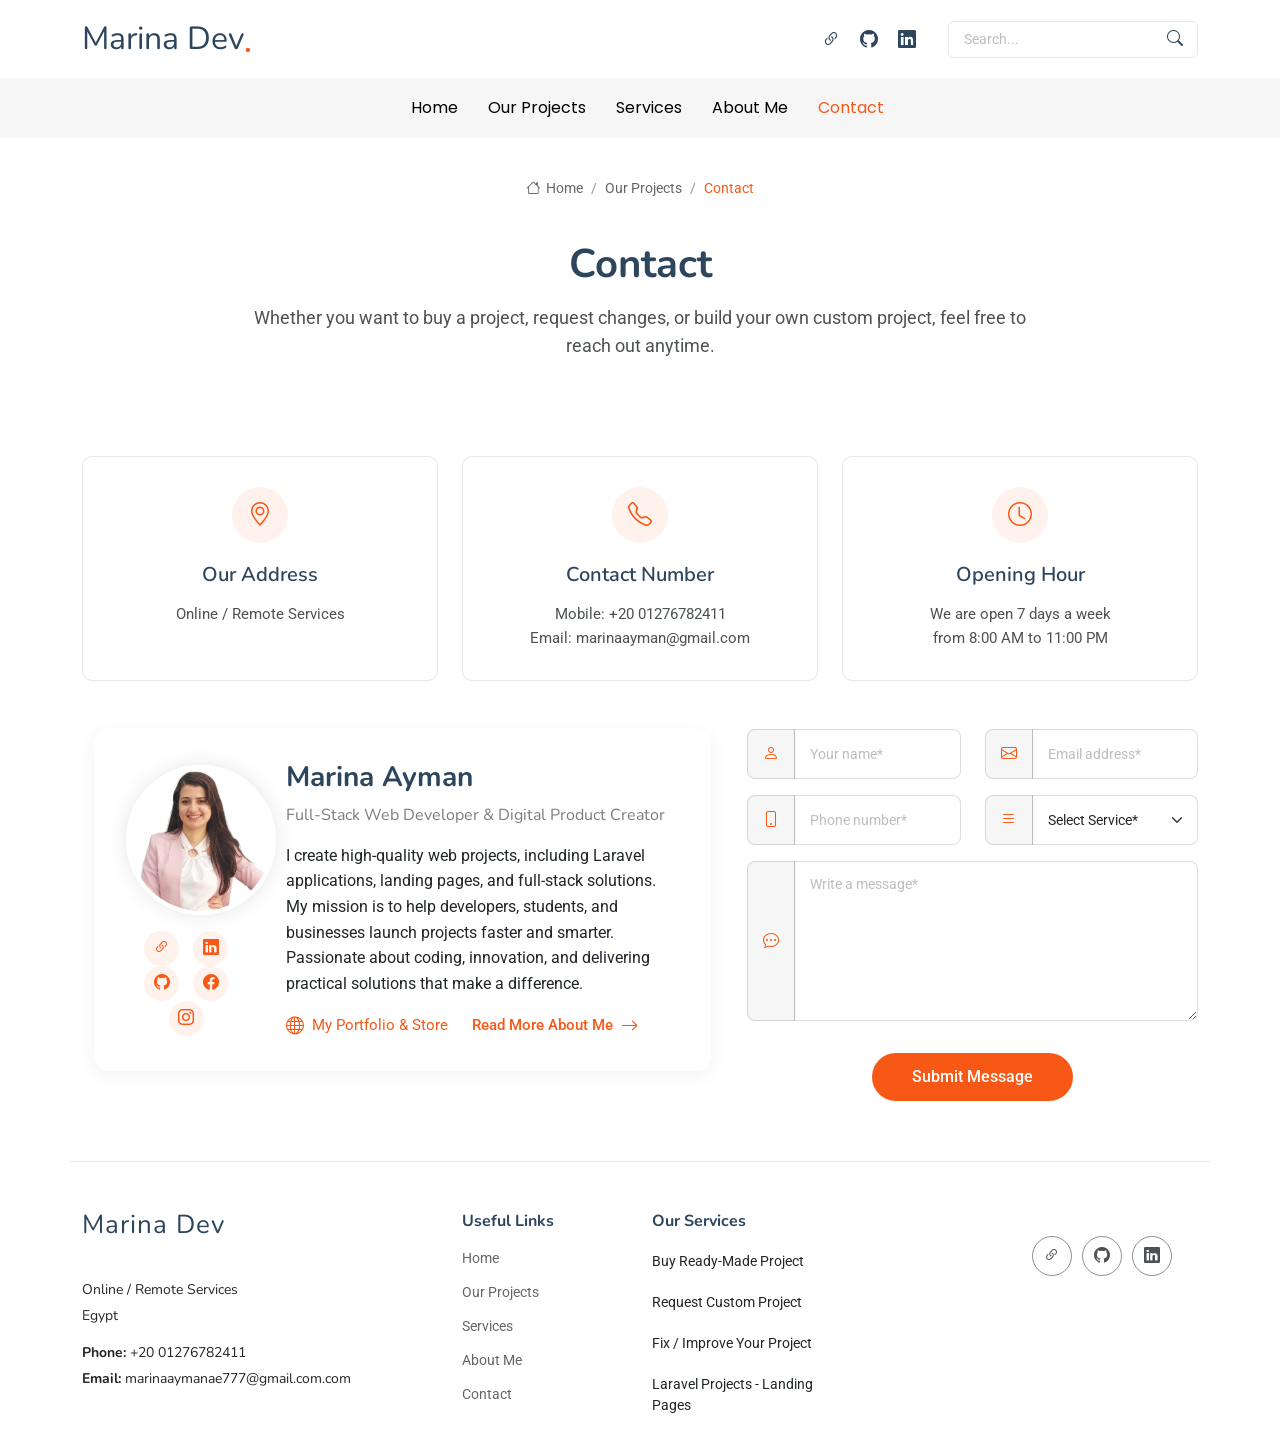
<file: contact.html>
<!doctype html>
<html lang="en">
  <head>
    <meta charset="utf-8" />
    <meta content="width=device-width, initial-scale=1.0" name="viewport" />
    <title>Contact - Marina Dev </title>
    <meta name="description" content="" />
    <meta name="keywords" content="" />

    <!-- Favicons -->
    <link href="assets/img/favicon.png" rel="icon" />
    <link href="assets/img/apple-touch-icon.png" rel="apple-touch-icon" />

    <!-- Fonts -->
    <link href="https://fonts.googleapis.com" rel="preconnect" />
    <link href="https://fonts.gstatic.com" rel="preconnect" crossorigin />
    <link
      href="https://fonts.googleapis.com/css2?family=Roboto:ital,wght@0,100;0,300;0,400;0,500;0,700;0,900;1,100;1,300;1,400;1,500;1,700;1,900&family=Poppins:ital,wght@0,100;0,200;0,300;0,400;0,500;0,600;0,700;0,800;0,900;1,100;1,200;1,300;1,400;1,500;1,600;1,700;1,800;1,900&family=Nunito:ital,wght@0,200;0,300;0,400;0,500;0,600;0,700;0,800;0,900;1,200;1,300;1,400;1,500;1,600;1,700;1,800;1,900&display=swap"
      rel="stylesheet"
    />

    <!-- Vendor CSS Files -->
    <link
      href="assets/vendor/bootstrap/css/bootstrap.min.css"
      rel="stylesheet"
    />
    <link
      href="assets/vendor/bootstrap-icons/bootstrap-icons.css"
      rel="stylesheet"
    />
    <link href="assets/vendor/aos/aos.css" rel="stylesheet" />
    <link href="assets/vendor/swiper/swiper-bundle.min.css" rel="stylesheet" />
    <link
      href="assets/vendor/glightbox/css/glightbox.min.css"
      rel="stylesheet"
    />

    <!-- Main CSS File -->
    <link href="assets/css/main.css" rel="stylesheet" />

    <!-- =======================================================
  * Template Name: Marina Dev
  * Template URL: https://bootstrapmade.com/Marina Dev-bootstrap-blog-template/
  * Updated: Feb 22 2025 with Bootstrap v5.3.3
  * Author: BootstrapMade.com
  * License: https://bootstrapmade.com/license/
  ======================================================== -->
  </head>

  <body class="contact-page">
    <header id="header" class="header position-relative">
      <div class="container-fluid container-xl position-relative">
        <div class="top-row d-flex align-items-center justify-content-between">
          <a href="index.html" class="logo d-flex align-items-end">
            <!-- Uncomment the line below if you also wish to use an image logo -->
            <!-- <img src="assets/img/logo.webp" alt=""> -->
            <h1 class="sitename">Marina Dev</h1>
            <span>.</span>
          </a>

        <div class="d-flex align-items-center">
            <div class="social-links">
              <a
                href="https://marina-ayman-marina-ayman-profile.vercel.app/index.html"
                ><i class="bi bi-link-45deg"></i
              ></a>
              <a href="https://github.com/marina-ayman"
                ><i class="bi bi-github"></i
              ></a>
              <!-- <a href=""><i class="bi bi-instagram"></i></a> -->
              <a href="https://www.linkedin.com/in/marina-ayman-6a5557219/"
                ><i class="bi bi-linkedin"></i
              ></a>
            </div>

            <form class="search-form ms-4">
              <input type="text" placeholder="Search..." class="form-control" />
              <button type="submit" class="btn">
                <i class="bi bi-search"></i>
              </button>
            </form>
          </div>
        </div>
      </div>

      <div class="nav-wrap">
        <div class="container d-flex justify-content-center position-relative">
          <nav id="navmenu" class="navmenu">
            <ul>
              <li><a href="index.html">Home</a></li>
               
              <li><a href="category.html">Our Projects</a></li>
              <li><a href="Our-Services-page.html"> Services</a></li>
              <li><a href="author-profile.html">About Me</a></li>
              <li><a href="contact.html" class="active">Contact</a></li>
            </ul>
            <i class="mobile-nav-toggle d-xl-none bi bi-list"></i>
          </nav>
        </div>
      </div>
    </header>

    <main class="main">
      <!-- Page Title -->
      <div class="page-title">
        <div class="breadcrumbs">
          <nav aria-label="breadcrumb">
            <ol class="breadcrumb">
              <li class="breadcrumb-item">
                <a href="#"><i class="bi bi-house"></i> Home</a>
              </li>
              <li class="breadcrumb-item"><a href="#">Our Projects</a></li>
              <li class="breadcrumb-item active current">Contact</li>
            </ol>
          </nav>
        </div>

        <div class="title-wrapper">
          <h1 data-i18n="contact_title">Contact</h1>
          <p data-i18n="contact_desc">
            Whether you want to buy a project, request changes, or build your
            own custom project, feel free to reach out anytime.
          </p>
        </div>
      </div>
      <!-- End Page Title -->

      <!-- Contact Section -->
      <section id="contact" class="contact section">
        <div class="container" data-aos="fade-up" data-aos-delay="100">
          <div class="row gy-4 mb-5">
            <div class="col-lg-4" data-aos="fade-up" data-aos-delay="100">
              <div class="info-card">
                <div class="icon-box">
                  <i class="bi bi-geo-alt"></i>
                </div>
                <h3>Our Address</h3>
                <p>Online / Remote Services</p>
              </div>
            </div>

            <div class="col-lg-4" data-aos="fade-up" data-aos-delay="200">
              <div class="info-card">
                <div class="icon-box">
                  <i class="bi bi-telephone"></i>
                </div>
                <h3>Contact Number</h3>
                <p>
                  Mobile: +20 01276782411<br />
                  Email: marinaayman@gmail.com
                </p>
              </div>
            </div>

            <div class="col-lg-4" data-aos="fade-up" data-aos-delay="300">
              <div class="info-card">
                <div class="icon-box">
                  <i class="bi bi-clock"></i>
                </div>
                <h3>Opening Hour</h3>
                <p>We are open 7 days a week</p>
                <p>from 8:00 AM to 11:00 PM</p>
              </div>
            </div>
          </div>

          <div class="row">
            <div class="col-lg-7">
              <div id="blog-author" class="blog-author">
                <div class="container" data-aos="fade-up">
                  <div class="author-box">
                    <div class="row align-items-center">
                      <div class="col-lg-3 col-md-4 text-center">
                        <img
                          src="assets/img/person/marina.png"
                          class="author-img rounded-circle"
                          alt=""
                          loading="lazy"
                        />

                        <div class="author-social-links mt-3">
                          <a
                            href="https://marina-ayman-marina-ayman-profile.vercel.app/index.html"
                            ><i class="bi bi-link-45deg"></i>
                          </a>
                          <a
                            href="https://www.linkedin.com/in/marina-ayman-6a5557219/"
                            class="linkedin"
                            ><i class="bi bi-linkedin"></i
                          ></a>
                          <a
                            href="https://github.com/marina-ayman"
                            class="github"
                            ><i class="bi bi-github"></i
                          ></a>
                          <a href="https://facebook.com/#" class="facebook"
                            ><i class="bi bi-facebook"></i
                          ></a>
                          <a href="https://instagram.com/#" class="instagram"
                            ><i class="bi bi-instagram"></i
                          ></a>
                        </div>
                      </div>

                      <div class="col-lg-9 col-md-8">
                        <div class="author-content">
                          <h3 class="author-name">Marina Ayman</h3>
                          <span class="author-title"
                            >Full-Stack Web Developer & Digital Product
                            Creator</span
                          >

                          <div class="author-bio mt-3">
                            I create high-quality web projects, including
                            Laravel applications, landing pages, and full-stack
                            solutions. My mission is to help developers,
                            students, and businesses launch projects faster and
                            smarter. Passionate about coding, innovation, and
                            delivering practical solutions that make a
                            difference.
                          </div>

                          <div class="author-website mt-3">
                            <a
                              href="https://marina-ayman-marina-ayman-profile.vercel.app/#portfolio"
                              target="_blank"
                              rel="noopener noreferrer"
                              class="website-link"
                            >
                              <i class="bi bi-globe"></i>
                              <span>My Portfolio & Store</span>
                            </a>
                            <a
                              href="https://marina-ayman-marina-ayman-profile.vercel.app"
                              class="more-posts"
                              target="_blank"
                              rel="noopener noreferrer"
                            >
                              Read More About Me
                              <i class="bi bi-arrow-right"></i>
                            </a>
                          </div>
                        </div>
                      </div>
                    </div>
                  </div>
                </div>
              </div>
              <!-- /Blog Author Section -->
            </div>
            <div class="col-lg-5">
              <div class="form-wrapper" data-aos="fade-up" data-aos-delay="400">
                <form
                  action="https://formspree.io/f/xwvweelv"
                  method="POST"
                  role="form"
                  class="php-email-form"
                >
                  <div class="row">
                    <div class="col-md-6 form-group">
                      <div class="input-group">
                        <span class="input-group-text"
                          ><i class="bi bi-person"></i
                        ></span>
                        <input
                          type="text"
                          name="name"
                          class="form-control"
                          placeholder="Your name*"
                          required=""
                        />
                      </div>
                    </div>
                    <div class="col-md-6 form-group">
                      <div class="input-group">
                        <span class="input-group-text"
                          ><i class="bi bi-envelope"></i
                        ></span>
                        <input
                          type="email"
                          class="form-control"
                          name="email"
                          placeholder="Email address*"
                          required=""
                        />
                      </div>
                    </div>
                  </div>
                  <div class="row mt-3">
                    <div class="col-md-6 form-group">
                      <div class="input-group">
                        <span class="input-group-text"
                          ><i class="bi bi-phone"></i
                        ></span>
                        <input
                          type="text"
                          class="form-control"
                          name="phone"
                          placeholder="Phone number*"
                          required=""
                        />
                      </div>
                    </div>
                    <div class="col-md-6 form-group">
                      <div class="input-group">
                        <span class="input-group-text"
                          ><i class="bi bi-list"></i
                        ></span>
                        <select name="subject" class="form-control" required="">
                          <option value="">Select Service*</option>
                          <option value="buy_project">
                            Buy Ready-Made Project
                          </option>
                          <option value="custom_project">
                            Request Custom Project
                          </option>
                          <option value="modify_project">
                            Modify Existing Project
                          </option>
                          <option value="fix_project">
                            Fix / Improve My Project
                          </option>
                          <option value="support">Technical Support</option>
                        </select>
                      </div>
                    </div>
                    <div class="form-group mt-3">
                      <div class="input-group">
                        <span class="input-group-text"
                          ><i class="bi bi-chat-dots"></i
                        ></span>
                        <textarea
                          class="form-control"
                          name="message"
                          rows="6"
                          placeholder="Write a message*"
                          required=""
                        ></textarea>
                      </div>
                    </div>
                    <div class="my-3">
                      <div class="loading" style="display: none">
                        Loading...
                      </div>
                      <input type="hidden" name="_next" value="thanks.html" />
                      <div
                        class="sent-message"
                        style="color: rgb(239, 246, 239); display: none"
                      >
                        Your message has been sent. Thank you!
                      </div>
                    </div>

                    <div class="text-center">
                      <button type="submit">Submit Message</button>
                    </div>

                    <script>
                      const form = document.querySelector(".php-email-form");
                      form.addEventListener("submit", async (e) => {
                        e.preventDefault();

                        const loading = form.querySelector(".loading");
                        const errorMsg = form.querySelector(".error-message");
                        const sentMsg = form.querySelector(".sent-message");

                        loading.style.display = "block";
                        errorMsg.textContent = "";
                        sentMsg.style.display = "none";

                        const data = new FormData(form);

                        try {
                          const res = await fetch(form.action, {
                            method: form.method,
                            body: data,
                            headers: { Accept: "application/json" },
                          });

                          loading.style.display = "none";

                          if (res.ok) {
                            sentMsg.style.display = "block"; // عرض رسالة النجاح
                            form.reset(); // مسح الفورم
                          } else {
                            const result = await res.json();
                            errorMsg.textContent =
                              result.error || "Failed to send message";
                          }
                        } catch (err) {
                          loading.style.display = "none";
                          errorMsg.textContent = "Failed to send message";
                        }
                      });
                    </script>
                  </div>
                </form>
              </div>
            </div>
          </div>
        </div>
      </section>
      <!-- /Contact Section -->
    </main>

    <footer id="footer" class="footer">
      <div class="container footer-top">
        <div class="row gy-4">
          <div class="col-lg-4 col-md-6 footer-about">
            <a href="index.html" class="logo d-flex align-items-center">
              <span class="sitename">Marina Dev</span>
            </a>
            <div class="footer-contact pt-3">
              <p>Online / Remote Services</p>
              <p>Egypt</p>
              <p class="mt-3">
                <strong>Phone:</strong> <span>+20 01276782411</span>
              </p>
              <p>
                <strong>Email:</strong>
                <span>marinaaymanae777@gmail.com.com</span>
              </p>
            </div>
          </div>

          <div class="col-lg-2 col-md-3 footer-links">
            <h4>Useful Links</h4>
            <ul>
              <li><a href="index.html">Home</a></li>
               
              <li><a href="category.html">Our Projects</a></li>
              <li><a href="Our-Services-page.html"> Services</a></li>
              <li><a href="author-profile.html">About Me</a></li>
              <li><a href="contact.html" class="active">Contact</a></li>
            </ul>
          </div>

          <div class="col-lg-2 col-md-3 footer-links">
            <h4>Our Services</h4>
            <ul class="list-group list-group-flush">
              <li>Buy Ready-Made Project</li>
              <li>Request Custom Project</li>
              <li>Fix / Improve Your Project</li>
              <li>Laravel Projects - Landing Pages</li>
            </ul>
          </div>
          <div class="col-lg-2 col-md-3 footer-links"></div>
          <div class="col-lg-2 col-md-3 footer-links">
            <div class="social-links d-flex mt-4">
              <a
                href="https://marina-ayman-marina-ayman-profile.vercel.app/index.html"
                ><i class="bi bi-link-45deg"></i
              ></a>
              <a href="https://github.com/marina-ayman"
                ><i class="bi bi-github"></i
              ></a>
              <!-- <a href=""><i class="bi bi-instagram"></i></a> -->
              <a href="https://www.linkedin.com/in/marina-ayman-6a5557219/"
                ><i class="bi bi-linkedin"></i
              ></a>
            </div>
          </div>
        </div>
      </div>
    </footer>

    <!-- Scroll Top -->
    <a
      href="#"
      id="scroll-top"
      class="scroll-top d-flex align-items-center justify-content-center"
      ><i class="bi bi-arrow-up-short"></i
    ></a>

    <!-- Preloader -->
    <div id="preloader"></div>

    <!-- Vendor JS Files -->
    <script src="assets/vendor/bootstrap/js/bootstrap.bundle.min.js"></script>
    <script src="assets/vendor/php-email-form/validate.js"></script>
    <script src="assets/vendor/aos/aos.js"></script>
    <script src="assets/vendor/swiper/swiper-bundle.min.js"></script>
    <script src="assets/vendor/purecounter/purecounter_vanilla.js"></script>
    <script src="assets/vendor/glightbox/js/glightbox.min.js"></script>

    <!-- Main JS File -->
    <script src="assets/js/main.js"></script>
  </body>
</html>
</file>
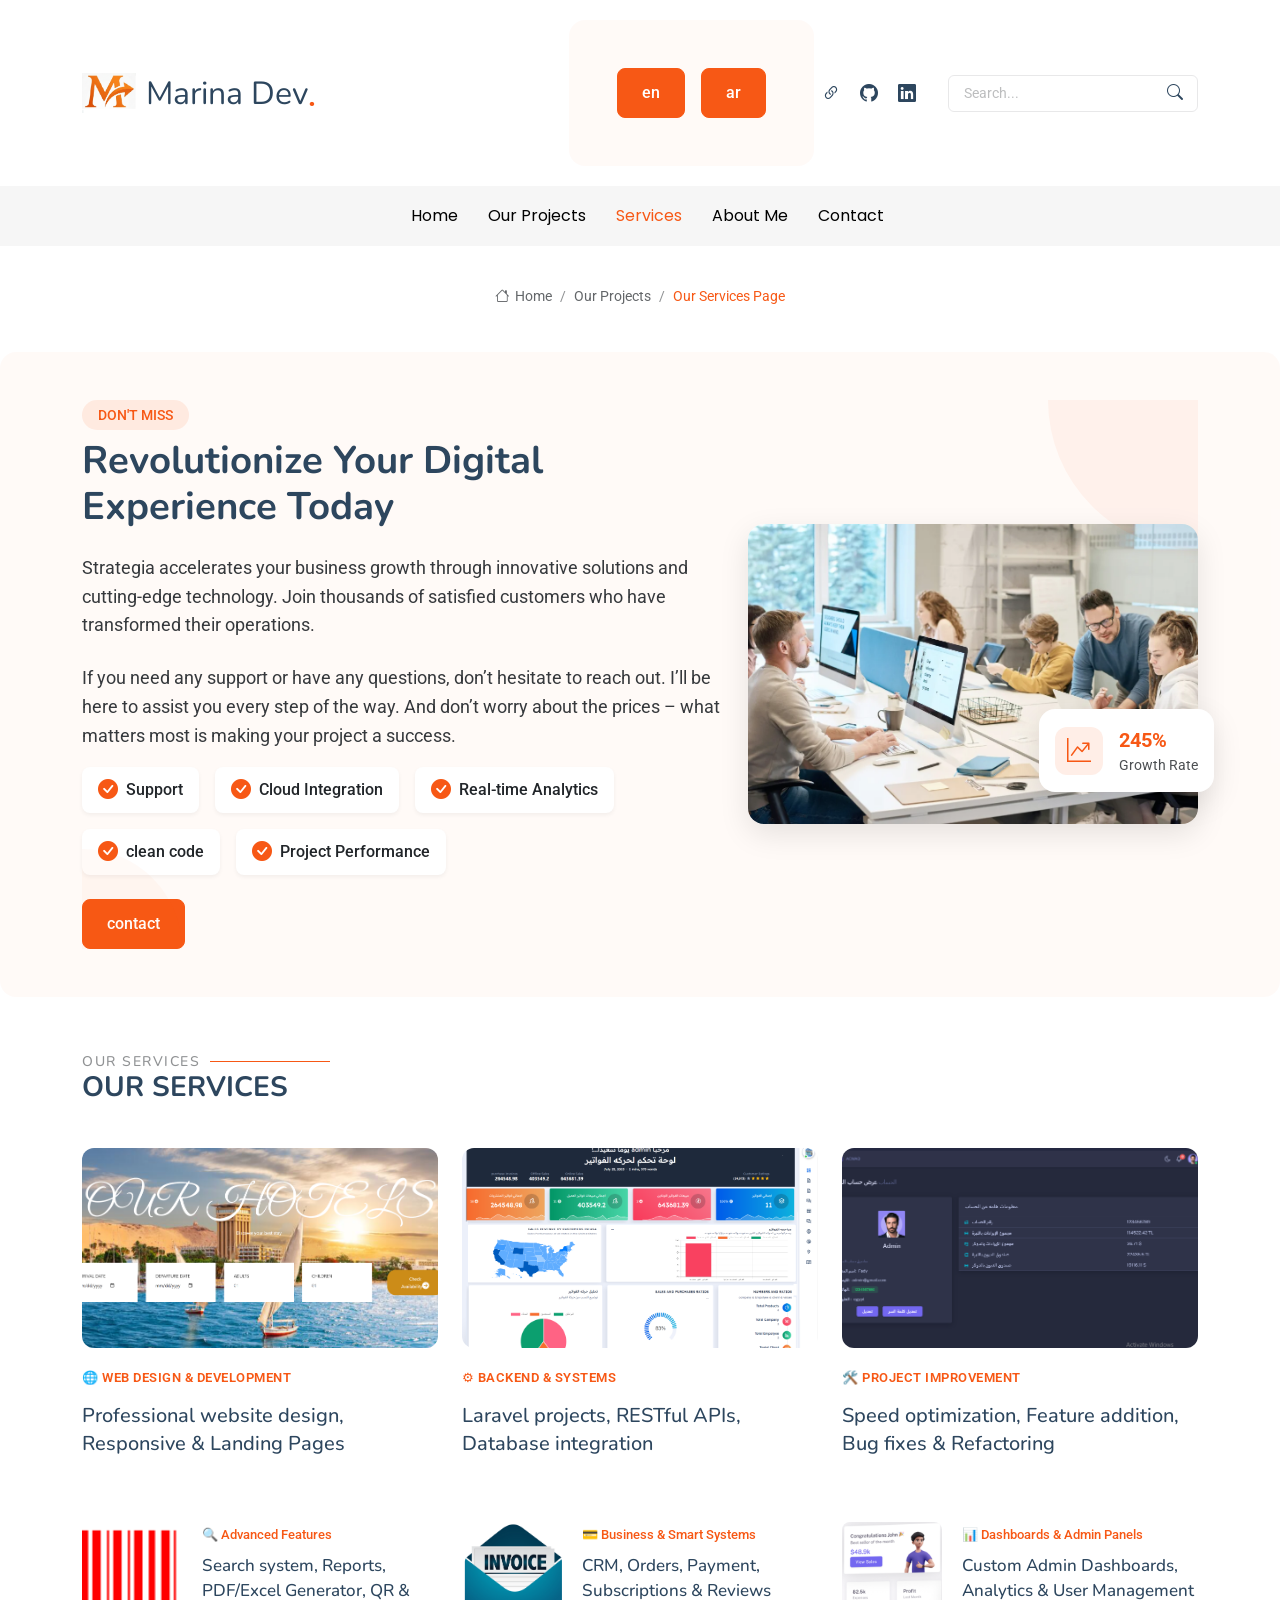
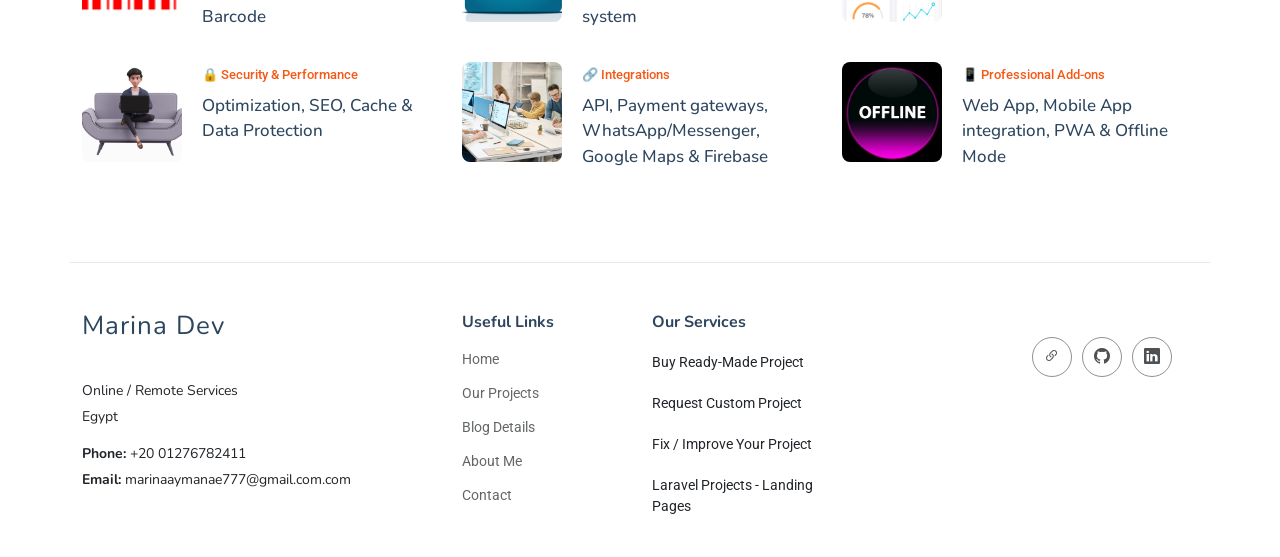
<file: Our-Services-page.html>
<!doctype html>
<html lang="en">
  <head>
    <meta charset="utf-8" />
    <meta content="width=device-width, initial-scale=1.0" name="viewport" />
    <title>Starter Page - Marina Dev</title>
    <meta name="description" content="" />
    <meta name="keywords" content="" />

    <!-- Favicons -->
    <link href="assets/img/favicon.png" rel="icon" />
    <link href="assets/img/apple-touch-icon.png" rel="apple-touch-icon" />

    <!-- Fonts -->
    <link href="https://fonts.googleapis.com" rel="preconnect" />
    <link href="https://fonts.gstatic.com" rel="preconnect" crossorigin />
    <link
      href="https://fonts.googleapis.com/css2?family=Roboto:ital,wght@0,100;0,300;0,400;0,500;0,700;0,900;1,100;1,300;1,400;1,500;1,700;1,900&family=Poppins:ital,wght@0,100;0,200;0,300;0,400;0,500;0,600;0,700;0,800;0,900;1,100;1,200;1,300;1,400;1,500;1,600;1,700;1,800;1,900&family=Nunito:ital,wght@0,200;0,300;0,400;0,500;0,600;0,700;0,800;0,900;1,200;1,300;1,400;1,500;1,600;1,700;1,800;1,900&display=swap"
      rel="stylesheet"
    />

    <!-- Vendor CSS Files -->
    <link
      href="assets/vendor/bootstrap/css/bootstrap.min.css"
      rel="stylesheet"
    />
    <link
      href="assets/vendor/bootstrap-icons/bootstrap-icons.css"
      rel="stylesheet"
    />
    <link href="assets/vendor/aos/aos.css" rel="stylesheet" />
    <link href="assets/vendor/swiper/swiper-bundle.min.css" rel="stylesheet" />
    <link
      href="assets/vendor/glightbox/css/glightbox.min.css"
      rel="stylesheet"
    />

    <!-- Main CSS File -->
    <link href="assets/css/main.css" rel="stylesheet" />

    <!-- =======================================================
  * Template Name: Marina Dev
  * Template URL: https://bootstrapmade.com/Marina Dev-bootstrap-blog-template/
  * Updated: Feb 22 2025 with Bootstrap v5.3.3
  * Author: BootstrapMade.com
  * License: https://bootstrapmade.com/license/
  ======================================================== -->
  </head>

  <body class="starter-page-page">
    <header id="header" class="header position-relative">
      <div class="container-fluid container-xl position-relative">
        <div class="top-row d-flex align-items-center justify-content-between">
          <a href="index.html" class="logo d-flex align-items-end">
            <!-- Uncomment the line below if you also wish to use an image logo -->
            <!-- <img src="assets/img/logo.webp" alt=""> -->
              <img
              src="assets/img/logo.webp"
              alt="Marina Dev Logo"
              class="nav-logo d-inline "/>
            <h1 class="sitename d-inline">Marina Dev</h1>
            <span>.</span>
          </a>

          <div class="d-flex align-items-center">
            <div class="call-to-action-2">
            <div class="cta-buttons d-flex flex-wrap gap-3">
              <a class="btn btn-primary" onclick="setLang('en')">en</a>
              <a class="btn btn-primary" onclick="setLang('ar')">ar</a>
            </div>
            </div>
            <div class="social-links">
              <a
                href="https://marina-ayman-marina-ayman-profile.vercel.app/index.html"
                ><i class="bi bi-link-45deg"></i
              ></a>
              <a href="https://github.com/marina-ayman"
                ><i class="bi bi-github"></i
              ></a>
              <!-- <a href=""><i class="bi bi-instagram"></i></a> -->
              <a href="https://www.linkedin.com/in/marina-ayman-6a5557219/"
                ><i class="bi bi-linkedin"></i
              ></a>
            </div>

            <form class="search-form ms-4">
              <input type="text" placeholder="Search..." class="form-control" />
              <button type="submit" class="btn">
                <i class="bi bi-search"></i>
              </button>
            </form>
          </div>
        </div>
      </div>

      <div class="nav-wrap">
        <div class="container d-flex justify-content-center position-relative">
          <nav id="navmenu" class="navmenu">
           
            <ul>
              <li><a href="index.html" >Home</a></li>
               
              <li><a href="category.html">Our Projects</a></li>
              <li><a href="Our-Services-page.html" class="active">Services</a></li>
              <li><a href="author-profile.html">About Me</a></li>
              <li><a href="contact.html">Contact</a></li>
            </ul>
            <i class="mobile-nav-toggle d-xl-none bi bi-list"></i>
          </nav>
        </div>
      </div>
    </header>
    <main class="main">
      <!-- Page Title -->
      <div class="page-title">
        <div class="breadcrumbs">
          <nav aria-label="breadcrumb">
            <ol class="breadcrumb">
              <li class="breadcrumb-item">
                <a href="#"><i class="bi bi-house"></i> <span data-i18n="home">Home</span></a>
              </li>
              <li class="breadcrumb-item"><a href="#" data-i18n="category">Our Projects</a></li>
              <li class="breadcrumb-item active current" data-i18n="our_services_page">Our Services Page</li>
            </ol>
          </nav>
        </div>
      </div>
      <!-- End Page Title -->

      <section id="call-to-action-2" class="call-to-action-2 section">
        <div class="container" data-aos="fade-up" data-aos-delay="100">
          <div
            class="advertise-1 d-flex flex-column flex-lg-row gap-4 align-items-center position-relative"
          >
            <div
              class="content-left flex-grow-1"
              data-aos="fade-right"
              data-aos-delay="200"
            >
              <span class="badge text-uppercase mb-2">Don't Miss</span>
              <h2 data-i18n="starter_headline">Revolutionize Your Digital Experience Today</h2>
              <p class="my-4" data-i18n="starter_promo1">
                Strategia accelerates your business growth through innovative
                solutions and cutting-edge technology. Join thousands of
                satisfied customers who have transformed their operations.
              </p>
              <p data-i18n="starter_promo2">
                If you need any support or have any questions, don’t hesitate to
                reach out. I’ll be here to assist you every step of the way. And
                don’t worry about the prices – what matters most is making your
                project a success.
              </p>

              <div class="features d-flex flex-wrap gap-3 mb-4">
                <div class="feature-item">
                  <i class="bi bi-check-circle-fill"></i>
                  <span data-i18n="feature_support">Support</span>
                </div>
                <div class="feature-item">
                  <i class="bi bi-check-circle-fill"></i>
                  <span data-i18n="feature_cloud">Cloud Integration</span>
                </div>
                <div class="feature-item">
                  <i class="bi bi-check-circle-fill"></i>
                  <span data-i18n="feature_analytics">Real-time Analytics</span>
                </div>
                 <div class="feature-item">
                  <i class="bi bi-check-circle-fill"></i>
                  <span data-i18n="feature_analytics">clean code</span>
                </div>
                <div class="feature-item">
                  <i class="bi bi-check-circle-fill"></i>
                  <span data-i18n="feature_analytics">Project Performance</span>
                </div>
              </div>

              <div class="cta-buttons d-flex flex-wrap gap-3">
                              <a href="contact.html" class="btn btn-primary" data-i18n="contact_btn">contact</a>
              </div>
            </div>

            <div
              class="content-right position-relative"
              data-aos="fade-left"
              data-aos-delay="300"
            >
              <img
                src="assets/img/blog/blog-post-1.webp"
                alt="Digital Platform"
                class="img-fluid rounded-4"
              />
              <div class="floating-card">
                <div class="card-icon">
                  <i class="bi bi-graph-up-arrow"></i>
                </div>
                <div class="card-content">
                  <span class="stats-number">245%</span>
                  <span class="stats-text">Growth Rate</span>
                </div>
              </div>
            </div>

            <div class="decoration">
              <div class="circle-1"></div>
              <div class="circle-2"></div>
            </div>
          </div>
        </div>
      </section>
      <!-- our Services Section -->
      <section id="category-section" class="category-section section">
        <!-- Section Title -->
        <div class="container section-title" data-aos="fade-up">
          <h2 data-i18n="our_services">Our Services</h2>
          <div><span class="description-title" data-i18n="our_services">Our Services</span></div>
        </div>
        <!-- End Section Title -->
        <div class="container" data-aos="fade-up" data-aos-delay="100">
          <!-- Featured Services -->
          <div class="row gy-4 mb-4">
            <div class="col-lg-4">
              <article class="featured-post">
                <div class="post-img">
                  <img
                    src="assets/img/services/web-design.png"
                    alt="Web Design"
                    class="img-fluid"
                    loading="lazy"
                  />
                </div>
                <div class="post-content">
                  <div class="category-meta">
                    <span class="post-category"
                      >🌐 Web Design & Development</span
                    >
                  </div>
                  <h2 class="title">
                    <a href="#"
                      >Professional website design, Responsive & Landing
                      Pages</a
                    >
                  </h2>
                </div>
              </article>
            </div>

            <div class="col-lg-4">
              <article class="featured-post">
                <div class="post-img">
                  <img
                    src="assets/img/services/backend.png"
                    alt="Backend Systems"
                    class="img-fluid"
                    loading="lazy"
                  />
                </div>
                <div class="post-content">
                  <div class="category-meta">
                    <span class="post-category">⚙️ Backend & Systems</span>
                  </div>
                  <h2 class="title">
                    <a href="#"
                      >Laravel projects, RESTful APIs, Database integration</a
                    >
                  </h2>
                </div>
              </article>
            </div>

            <div class="col-lg-4">
              <article class="featured-post">
                <div class="post-img">
                  <img
                    src="assets/img/services/project-improve.png"
                    alt="Project Improvement"
                    class="img-fluid"
                    loading="lazy"
                  />
                </div>
                <div class="post-content">
                  <div class="category-meta">
                    <span class="post-category">🛠️ Project Improvement</span>
                  </div>
                  <h2 class="title">
                    <a href="#"
                      >Speed optimization, Feature addition, Bug fixes &
                      Refactoring</a
                    >
                  </h2>
                </div>
              </article>
            </div>
          </div>

          <!-- List Services -->
          <div class="row">
            <div class="col-xl-4 col-lg-6">
              <article class="list-post">
                <div class="post-img">
                  <img
                    src="assets/img/services/advanced-features.png"
                    alt="Advanced Features"
                    class="img-fluid"
                    loading="lazy"
                  />
                </div>
                <div class="post-content">
                  <div class="category-meta">
                    <span class="post-category">🔍 Advanced Features</span>
                  </div>
                  <h3 class="title">
                    <a href="#"
                      >Search system, Reports, PDF/Excel Generator, QR &
                      Barcode</a
                    >
                  </h3>
                </div>
              </article>
            </div>

            <div class="col-xl-4 col-lg-6">
              <article class="list-post">
                <div class="post-img">
                  <img
                    src="assets/img/services/Capture.PNG"
                    alt="Business Systems"
                    class="img-fluid"
                    loading="lazy"
                  />
                </div>
                <div class="post-content">
                  <div class="category-meta">
                    <span class="post-category"
                      >💳 Business & Smart Systems</span
                    >
                  </div>
                  <h3 class="title">
                    <a href="#"
                      >CRM, Orders, Payment, Subscriptions & Reviews system</a
                    >
                  </h3>
                </div>
              </article>
            </div>

            <div class="col-xl-4 col-lg-6">
              <article class="list-post">
                <div class="post-img">
                  <img
                    src="assets/img/services/admin-dashboard.jpg"
                    alt="Dashboards"
                    class="img-fluid"
                    loading="lazy"
                  />
                </div>
                <div class="post-content">
                  <div class="category-meta">
                    <span class="post-category"
                      >📊 Dashboards & Admin Panels</span
                    >
                  </div>
                  <h3 class="title">
                    <a href="#"
                      >Custom Admin Dashboards, Analytics & User Management</a
                    >
                  </h3>
                </div>
              </article>
            </div>

            <div class="col-xl-4 col-lg-6">
              <article class="list-post">
                <div class="post-img">
                  <img
                    src="assets/img/services/security.jpg"
                    alt="Security & Performance"
                    class="img-fluid"
                    loading="lazy"
                  />
                </div>
                <div class="post-content">
                  <div class="category-meta">
                    <span class="post-category">🔒 Security & Performance</span>
                  </div>
                  <h3 class="title">
                    <a href="#">Optimization, SEO, Cache & Data Protection</a>
                  </h3>
                </div>
              </article>
            </div>

            <div class="col-xl-4 col-lg-6">
              <article class="list-post">
                <div class="post-img">
                  <img
                    src="assets/img/blog/blog-post-1.webp"
                    alt="Integrations"
                    class="img-fluid"
                    loading="lazy"
                  />
                </div>
                <div class="post-content">
                  <div class="category-meta">
                    <span class="post-category">🔗 Integrations</span>
                  </div>
                  <h3 class="title">
                    <a href="#"
                      >API, Payment gateways, WhatsApp/Messenger, Google Maps &
                      Firebase</a
                    >
                  </h3>
                </div>
              </article>
            </div>

            <div class="col-xl-4 col-lg-6">
              <article class="list-post">
                <div class="post-img">
                  <img
                    src="assets/img/services/ofline.jpg"
                    alt="Professional Add-ons"
                    class="img-fluid"
                    loading="lazy"
                  />
                </div>
                <div class="post-content">
                  <div class="category-meta">
                    <span class="post-category">📱 Professional Add-ons</span>
                  </div>
                  <h3 class="title">
                    <a href="#"
                      >Web App, Mobile App integration, PWA & Offline Mode</a
                    >
                  </h3>
                </div>
              </article>
            </div>
          </div>
        </div>
      </section>
      <!-- /our Services Section -->

      <!-- Call To Action 2 Section -->
    </main>

    <footer id="footer" class="footer">
      <div class="container footer-top">
        <div class="row gy-4">
          <div class="col-lg-4 col-md-6 footer-about">
            <a href="index.html" class="logo d-flex align-items-center">
              <span class="sitename">Marina Dev</span>
            </a>
            <div class="footer-contact pt-3">
              <p>Online / Remote Services</p>
              <p>Egypt</p>
              <p class="mt-3">
                <strong>Phone:</strong> <span>+20 01276782411</span>
              </p>
              <p>
                <strong>Email:</strong>
                <span>marinaaymanae777@gmail.com.com</span>
              </p>
            </div>
          </div>

          <div class="col-lg-2 col-md-3 footer-links">
            <h4>Useful Links</h4>
            <ul>
              <li><a href="index.html">Home</a></li>
               
              <li><a href="category.html">Our Projects</a></li>
              <li><a href="Our-Services-page.html">Blog Details</a></li>
              <li><a href="author-profile.html">About Me</a></li>
              <li><a href="contact.html" class="active">Contact</a></li>
            </ul>
          </div>

          <div class="col-lg-2 col-md-3 footer-links">
            <h4>Our Services</h4>
            <ul class="list-group list-group-flush">
              <li>Buy Ready-Made Project</li>
              <li>Request Custom Project</li>
              <li>Fix / Improve Your Project</li>
              <li>Laravel Projects - Landing Pages</li>
            </ul>
          </div>
          <div class="col-lg-2 col-md-3 footer-links"></div>
          <div class="col-lg-2 col-md-3 footer-links">
            <div class="social-links d-flex mt-4">
              <a
                href="https://marina-ayman-marina-ayman-profile.vercel.app/index.html"
                ><i class="bi bi-link-45deg"></i
              ></a>
              <a href="https://github.com/marina-ayman"
                ><i class="bi bi-github"></i
              ></a>
              <!-- <a href=""><i class="bi bi-instagram"></i></a> -->
              <a href="https://www.linkedin.com/in/marina-ayman-6a5557219/"
                ><i class="bi bi-linkedin"></i
              ></a>
            </div>
          </div>
        </div>
      </div>
    </footer>

    <!-- Scroll Top -->
    <a
      href="#"
      id="scroll-top"
      class="scroll-top d-flex align-items-center justify-content-center"
      ><i class="bi bi-arrow-up-short"></i
    ></a>

    <!-- Preloader -->
    <div id="preloader"></div>

    <!-- Vendor JS Files -->
    <script src="assets/vendor/bootstrap/js/bootstrap.bundle.min.js"></script>
    <script src="assets/vendor/php-email-form/validate.js"></script>
    <script src="assets/vendor/aos/aos.js"></script>
    <script src="assets/vendor/swiper/swiper-bundle.min.js"></script>
    <script src="assets/vendor/purecounter/purecounter_vanilla.js"></script>
    <script src="assets/vendor/glightbox/js/glightbox.min.js"></script>
    <script src="assets/js/lang.js"></script>
    <!-- Main JS File -->
    <script src="assets/js/main.js"></script>
  </body>
</html>
</file>
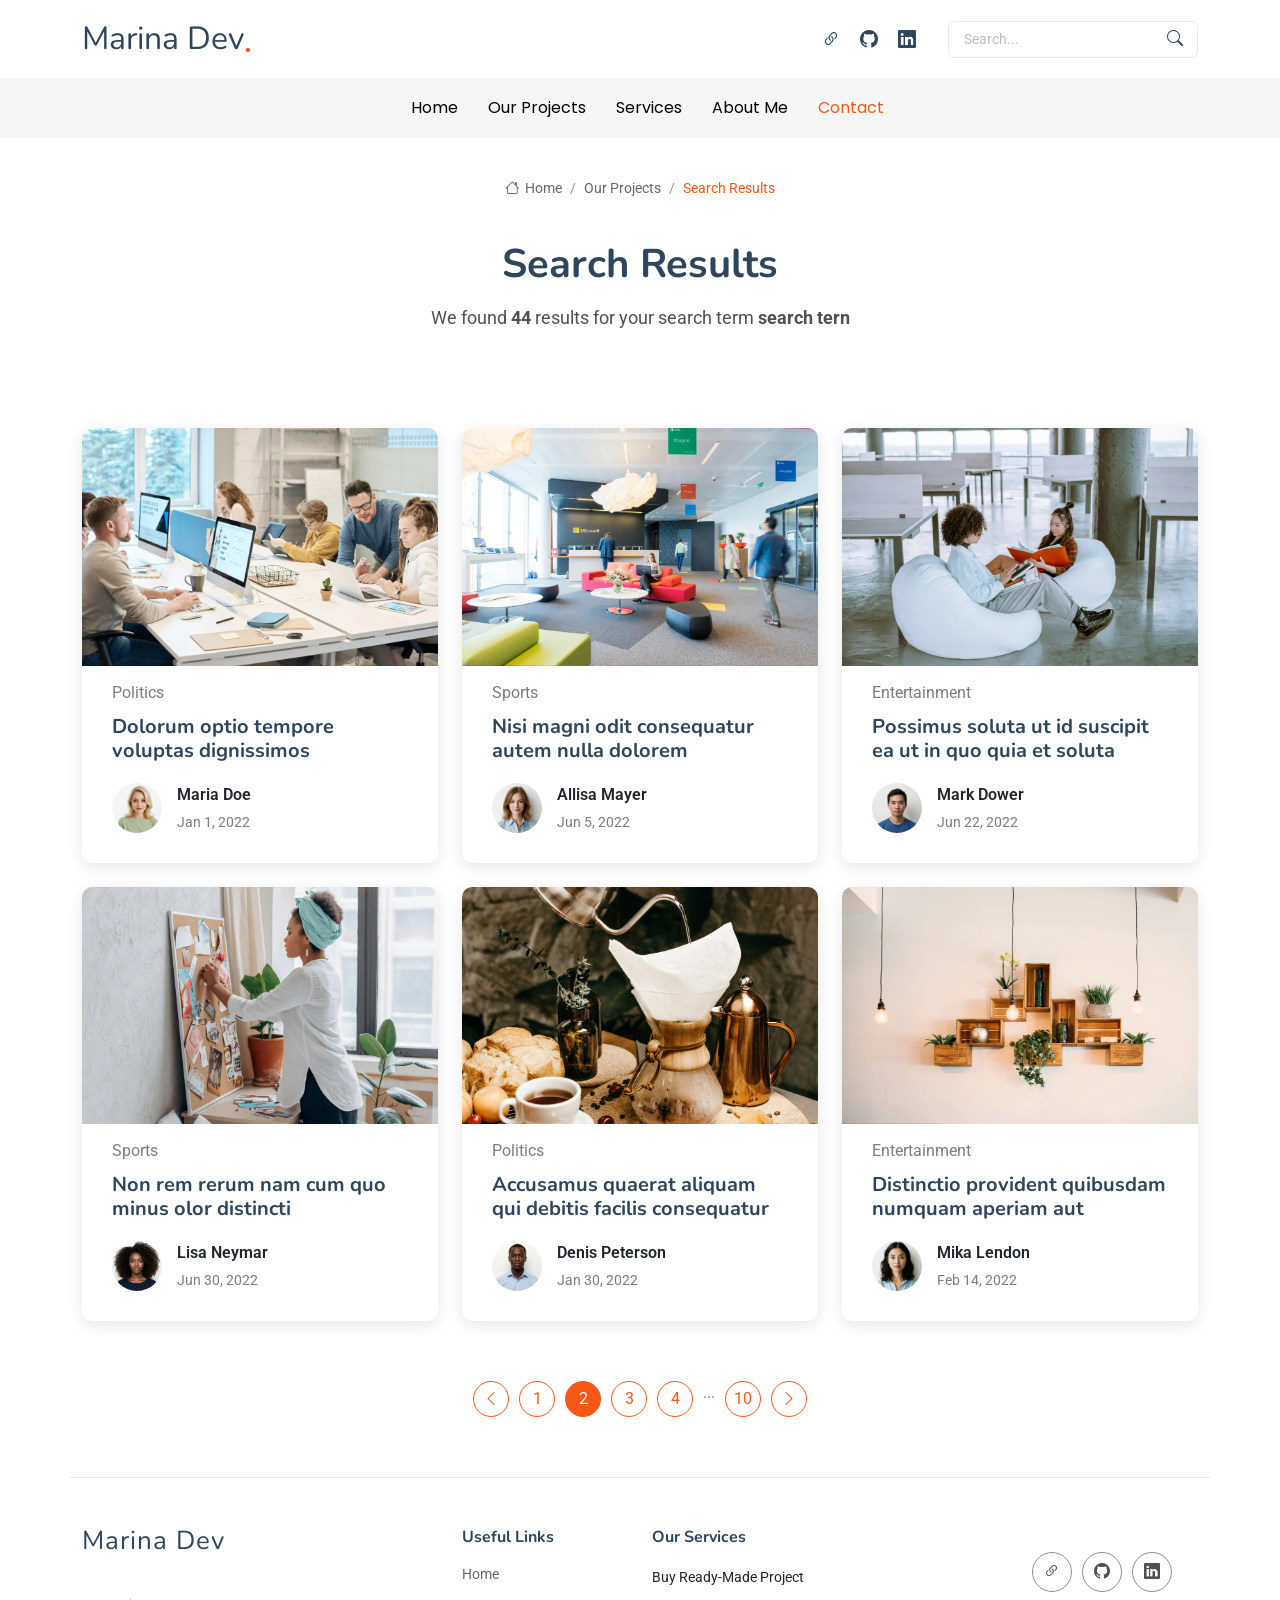
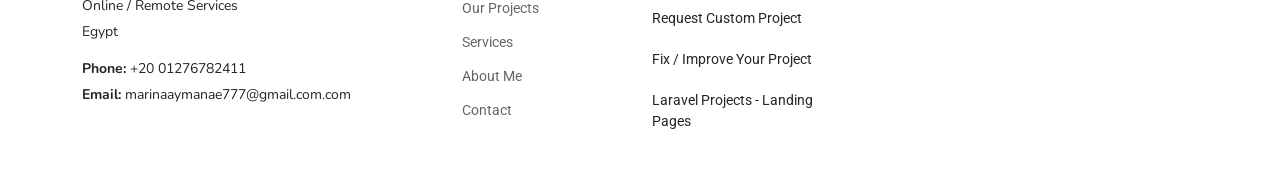
<file: search-results.html>
<!DOCTYPE html>
<html lang="en">

<head>
  <meta charset="utf-8">
  <meta content="width=device-width, initial-scale=1.0" name="viewport">
  <title>Search Results - Marina Dev </title>
  <meta name="description" content="">
  <meta name="keywords" content="">

  <!-- Favicons -->
  <link href="assets/img/favicon.png" rel="icon">
  <link href="assets/img/apple-touch-icon.png" rel="apple-touch-icon">

  <!-- Fonts -->
  <link href="https://fonts.googleapis.com" rel="preconnect">
  <link href="https://fonts.gstatic.com" rel="preconnect" crossorigin>
  <link href="https://fonts.googleapis.com/css2?family=Roboto:ital,wght@0,100;0,300;0,400;0,500;0,700;0,900;1,100;1,300;1,400;1,500;1,700;1,900&family=Poppins:ital,wght@0,100;0,200;0,300;0,400;0,500;0,600;0,700;0,800;0,900;1,100;1,200;1,300;1,400;1,500;1,600;1,700;1,800;1,900&family=Nunito:ital,wght@0,200;0,300;0,400;0,500;0,600;0,700;0,800;0,900;1,200;1,300;1,400;1,500;1,600;1,700;1,800;1,900&display=swap" rel="stylesheet">

  <!-- Vendor CSS Files -->
  <link href="assets/vendor/bootstrap/css/bootstrap.min.css" rel="stylesheet">
  <link href="assets/vendor/bootstrap-icons/bootstrap-icons.css" rel="stylesheet">
  <link href="assets/vendor/aos/aos.css" rel="stylesheet">
  <link href="assets/vendor/swiper/swiper-bundle.min.css" rel="stylesheet">
  <link href="assets/vendor/glightbox/css/glightbox.min.css" rel="stylesheet">

  <!-- Main CSS File -->
  <link href="assets/css/main.css" rel="stylesheet">

  <!-- =======================================================
  * Template Name: Marina Dev
  * Template URL: https://bootstrapmade.com/Marina Dev-bootstrap-blog-template/
  * Updated: Feb 22 2025 with Bootstrap v5.3.3
  * Author: BootstrapMade.com
  * License: https://bootstrapmade.com/license/
  ======================================================== -->
</head>

<body class="search-results-page">

  <header id="header" class="header position-relative">
    <div class="container-fluid container-xl position-relative">

      <div class="top-row d-flex align-items-center justify-content-between">
        <a href="index.html" class="logo d-flex align-items-end">
          <!-- Uncomment the line below if you also wish to use an image logo -->
          <!-- <img src="assets/img/logo.webp" alt=""> -->
          <h1 class="sitename">Marina Dev</h1><span>.</span>
        </a>

       <div class="d-flex align-items-center">
            <div class="social-links">
              <a
                href="https://marina-ayman-marina-ayman-profile.vercel.app/index.html"
                ><i class="bi bi-link-45deg"></i
              ></a>
              <a href="https://github.com/marina-ayman"
                ><i class="bi bi-github"></i
              ></a>
              <!-- <a href=""><i class="bi bi-instagram"></i></a> -->
              <a href="https://www.linkedin.com/in/marina-ayman-6a5557219/"
                ><i class="bi bi-linkedin"></i
              ></a>
            </div>

            <form class="search-form ms-4">
              <input type="text" placeholder="Search..." class="form-control" />
              <button type="submit" class="btn">
                <i class="bi bi-search"></i>
              </button>
            </form>
          </div>
      </div>

    </div>

   <div class="nav-wrap">
        <div class="container d-flex justify-content-center position-relative">
          <nav id="navmenu" class="navmenu">
            <ul>
              <li><a href="index.html">Home</a></li>
               
              <li><a href="category.html">Our Projects</a></li>
              <li><a href="Our-Services-page.html"> Services</a></li>
              <li><a href="author-profile.html">About Me</a></li>
              <li><a href="contact.html" class="active">Contact</a></li>
            </ul>
            <i class="mobile-nav-toggle d-xl-none bi bi-list"></i>
          </nav>
        </div>
      </div>

  </header>

  <main class="main">

    <!-- Page Title -->
    <div class="page-title">
      <div class="breadcrumbs">
        <nav aria-label="breadcrumb">
          <ol class="breadcrumb">
            <li class="breadcrumb-item"><a href="#"><i class="bi bi-house"></i> Home</a></li>
            <li class="breadcrumb-item"><a href="#">Our Projects</a></li>
            <li class="breadcrumb-item active current">Search Results</li>
          </ol>
        </nav>
      </div>

      <div class="title-wrapper">
        <h1>Search Results</h1>
        <p>We found <strong>44</strong> results for your search term <strong>search tern</strong></p>
      </div>
    </div><!-- End Page Title -->

    <!-- Search Results Posts Section -->
    <section id="search-results-posts" class="search-results-posts section">

      <div class="container" data-aos="fade-up" data-aos-delay="100">
        <div class="row gy-4">

          <div class="col-lg-4">
            <article>

              <div class="post-img">
                <img src="assets/img/blog/blog-post-1.webp" alt="" class="img-fluid">
              </div>

              <p class="post-category">Politics</p>

              <h2 class="title">
                <a href="blog-details.html">Dolorum optio tempore voluptas dignissimos</a>
              </h2>

              <div class="d-flex align-items-center">
                <img src="assets/img/person/person-f-12.webp" alt="" class="img-fluid post-author-img flex-shrink-0">
                <div class="post-meta">
                  <p class="post-author">Maria Doe</p>
                  <p class="post-date">
                    <time datetime="2022-01-01">Jan 1, 2022</time>
                  </p>
                </div>
              </div>

            </article>
          </div><!-- End post list item -->

          <div class="col-lg-4">
            <article>

              <div class="post-img">
                <img src="assets/img/blog/blog-post-2.webp" alt="" class="img-fluid">
              </div>

              <p class="post-category">Sports</p>

              <h2 class="title">
                <a href="blog-details.html">Nisi magni odit consequatur autem nulla dolorem</a>
              </h2>

              <div class="d-flex align-items-center">
                <img src="assets/img/person/person-f-13.webp" alt="" class="img-fluid post-author-img flex-shrink-0">
                <div class="post-meta">
                  <p class="post-author">Allisa Mayer</p>
                  <p class="post-date">
                    <time datetime="2022-01-01">Jun 5, 2022</time>
                  </p>
                </div>
              </div>

            </article>
          </div><!-- End post list item -->

          <div class="col-lg-4">
            <article>

              <div class="post-img">
                <img src="assets/img/blog/blog-post-3.webp" alt="" class="img-fluid">
              </div>

              <p class="post-category">Entertainment</p>

              <h2 class="title">
                <a href="blog-details.html">Possimus soluta ut id suscipit ea ut in quo quia et soluta</a>
              </h2>

              <div class="d-flex align-items-center">
                <img src="assets/img/person/person-m-10.webp" alt="" class="img-fluid post-author-img flex-shrink-0">
                <div class="post-meta">
                  <p class="post-author">Mark Dower</p>
                  <p class="post-date">
                    <time datetime="2022-01-01">Jun 22, 2022</time>
                  </p>
                </div>
              </div>

            </article>
          </div><!-- End post list item -->

          <div class="col-lg-4">
            <article>

              <div class="post-img">
                <img src="assets/img/blog/blog-post-4.webp" alt="" class="img-fluid">
              </div>

              <p class="post-category">Sports</p>

              <h2 class="title">
                <a href="blog-details.html">Non rem rerum nam cum quo minus olor distincti</a>
              </h2>

              <div class="d-flex align-items-center">
                <img src="assets/img/person/person-f-14.webp" alt="" class="img-fluid post-author-img flex-shrink-0">
                <div class="post-meta">
                  <p class="post-author">Lisa Neymar</p>
                  <p class="post-date">
                    <time datetime="2022-01-01">Jun 30, 2022</time>
                  </p>
                </div>
              </div>

            </article>
          </div><!-- End post list item -->

          <div class="col-lg-4">
            <article>

              <div class="post-img">
                <img src="assets/img/blog/blog-post-5.webp" alt="" class="img-fluid">
              </div>

              <p class="post-category">Politics</p>

              <h2 class="title">
                <a href="blog-details.html">Accusamus quaerat aliquam qui debitis facilis consequatur</a>
              </h2>

              <div class="d-flex align-items-center">
                <img src="assets/img/person/person-m-11.webp" alt="" class="img-fluid post-author-img flex-shrink-0">
                <div class="post-meta">
                  <p class="post-author">Denis Peterson</p>
                  <p class="post-date">
                    <time datetime="2022-01-01">Jan 30, 2022</time>
                  </p>
                </div>
              </div>

            </article>
          </div><!-- End post list item -->

          <div class="col-lg-4">
            <article>

              <div class="post-img">
                <img src="assets/img/blog/blog-post-6.webp" alt="" class="img-fluid">
              </div>

              <p class="post-category">Entertainment</p>

              <h2 class="title">
                <a href="blog-details.html">Distinctio provident quibusdam numquam aperiam aut</a>
              </h2>

              <div class="d-flex align-items-center">
                <img src="assets/img/person/person-f-15.webp" alt="" class="img-fluid post-author-img flex-shrink-0">
                <div class="post-meta">
                  <p class="post-author">Mika Lendon</p>
                  <p class="post-date">
                    <time datetime="2022-01-01">Feb 14, 2022</time>
                  </p>
                </div>
              </div>

            </article>
          </div><!-- End post list item -->

        </div>
      </div>

    </section><!-- /Search Results Posts Section -->

    <!-- Pagination 3 Section -->
    <section id="pagination-3" class="pagination-3 section">

      <div class="container">
        <div class="d-flex justify-content-center">
          <ul>
            <li><a href="#"><i class="bi bi-chevron-left"></i></a></li>
            <li><a href="#">1</a></li>
            <li><a href="#" class="active">2</a></li>
            <li><a href="#">3</a></li>
            <li><a href="#">4</a></li>
            <li>...</li>
            <li><a href="#">10</a></li>
            <li><a href="#"><i class="bi bi-chevron-right"></i></a></li>
          </ul>
        </div>
      </div>

    </section><!-- /Pagination 3 Section -->

  </main>

  <footer id="footer" class="footer">
      <div class="container footer-top">
        <div class="row gy-4">
          <div class="col-lg-4 col-md-6 footer-about">
            <a href="index.html" class="logo d-flex align-items-center">
              <span class="sitename">Marina Dev</span>
            </a>
            <div class="footer-contact pt-3">
              <p>Online / Remote Services</p>
              <p>Egypt</p>
              <p class="mt-3">
                <strong>Phone:</strong> <span>+20 01276782411</span>
              </p>
              <p>
                <strong>Email:</strong>
                <span>marinaaymanae777@gmail.com.com</span>
              </p>
            </div>
         
          </div>

          <div class="col-lg-2 col-md-3 footer-links">
            <h4>Useful Links</h4>
            <ul>
              <li><a href="index.html">Home</a></li>
               
              <li><a href="category.html">Our Projects</a></li>
              <li><a href="Our-Services-page.html"> Services</a></li>
              <li><a href="author-profile.html">About Me</a></li>
              <li><a href="contact.html" class="active">Contact</a></li>
            </ul>
          </div>

          <div class="col-lg-2 col-md-3 footer-links">
            <h4>Our Services</h4>
            <ul class="list-group list-group-flush">
              <li>Buy Ready-Made Project</li>
              <li>Request Custom Project</li>
              <li>Fix / Improve Your Project</li>
              <li>Laravel Projects - Landing Pages</li>
            </ul>
          </div>
          <div class="col-lg-2 col-md-3 footer-links"></div>
          <div class="col-lg-2 col-md-3 footer-links">
            <div class="social-links d-flex mt-4">
              <a
                href="https://marina-ayman-marina-ayman-profile.vercel.app/index.html"
                ><i class="bi bi-link-45deg"></i
              ></a>
              <a href="https://github.com/marina-ayman"
                ><i class="bi bi-github"></i
              ></a>
              <!-- <a href=""><i class="bi bi-instagram"></i></a> -->
              <a href="https://www.linkedin.com/in/marina-ayman-6a5557219/"
                ><i class="bi bi-linkedin"></i
              ></a>
            </div>
          </div>
        </div>
      </div>

    </footer>

  <!-- Scroll Top -->
  <a href="#" id="scroll-top" class="scroll-top d-flex align-items-center justify-content-center"><i class="bi bi-arrow-up-short"></i></a>

  <!-- Preloader -->
  <div id="preloader"></div>

  <!-- Vendor JS Files -->
  <script src="assets/vendor/bootstrap/js/bootstrap.bundle.min.js"></script>
  <script src="assets/vendor/php-email-form/validate.js"></script>
  <script src="assets/vendor/aos/aos.js"></script>
  <script src="assets/vendor/swiper/swiper-bundle.min.js"></script>
  <script src="assets/vendor/purecounter/purecounter_vanilla.js"></script>
  <script src="assets/vendor/glightbox/js/glightbox.min.js"></script>

  <!-- Main JS File -->
  <script src="assets/js/main.js"></script>

</body>

</html>
</file>
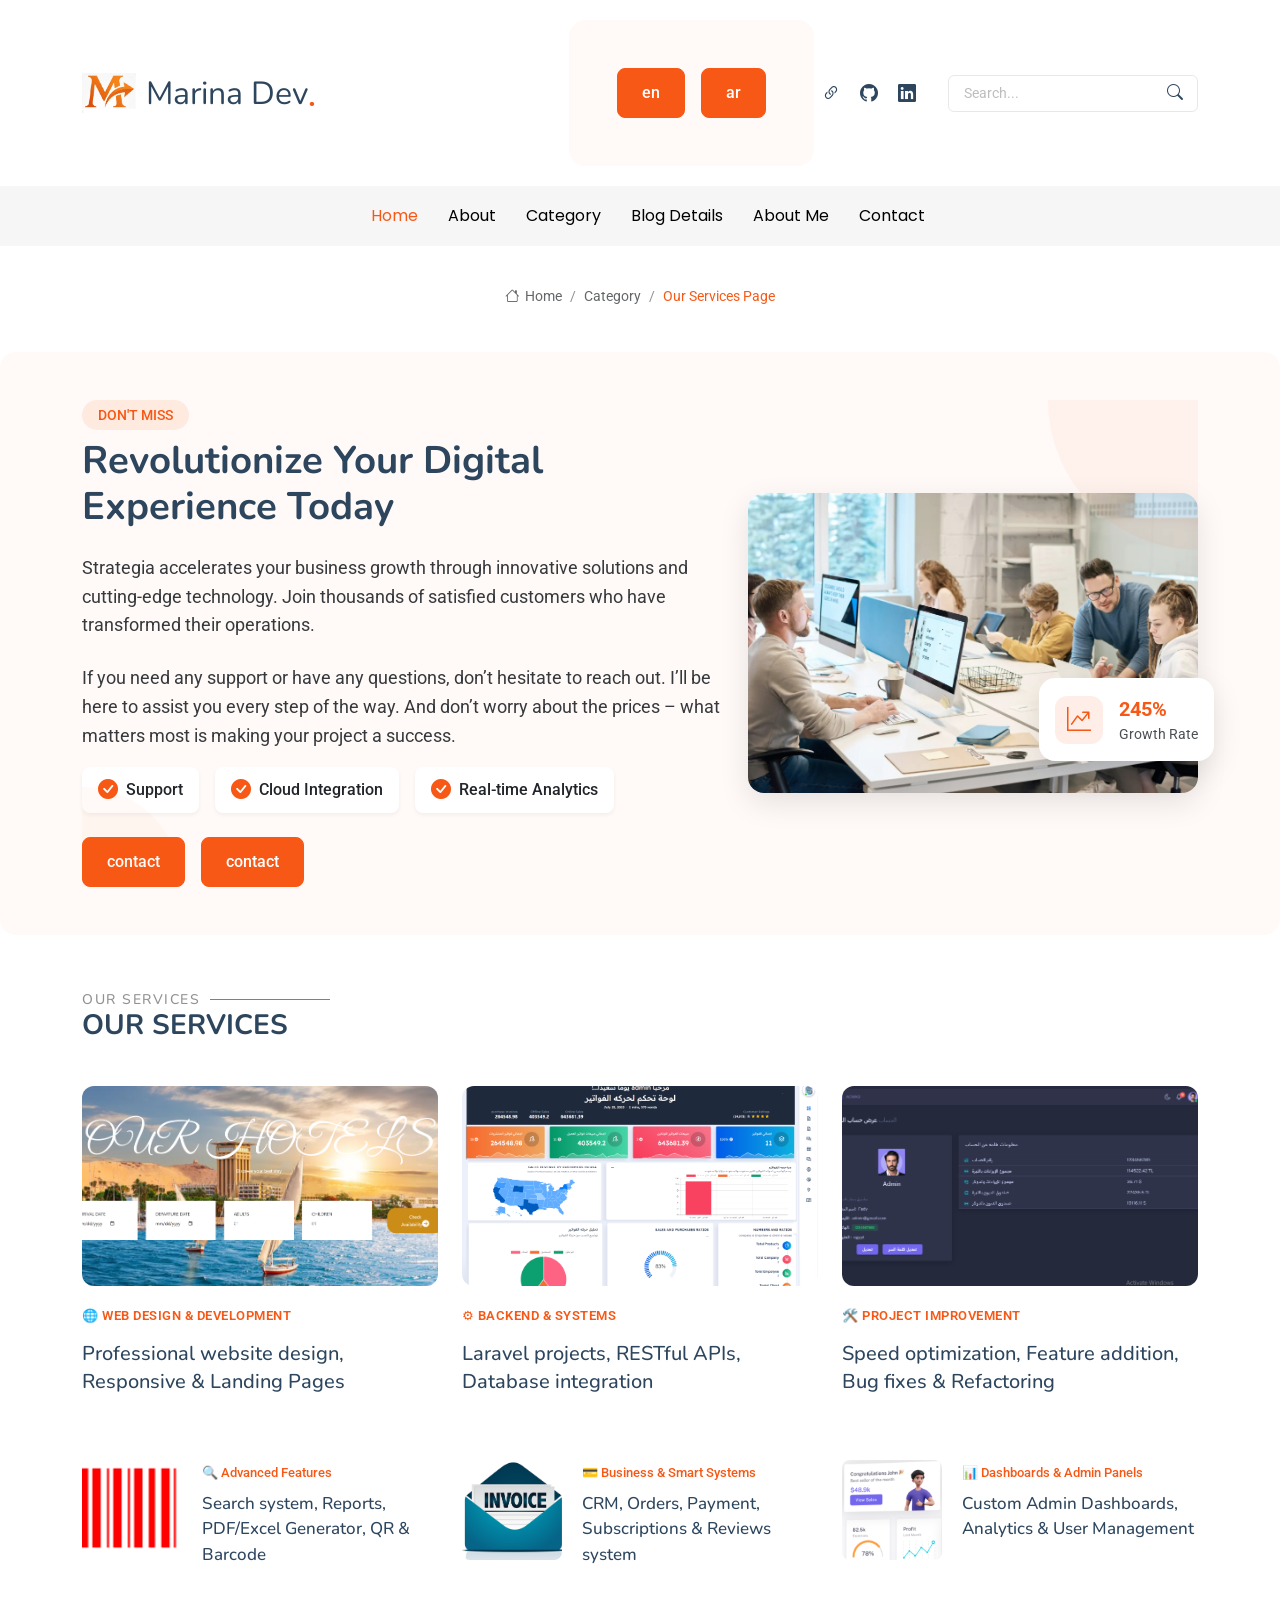
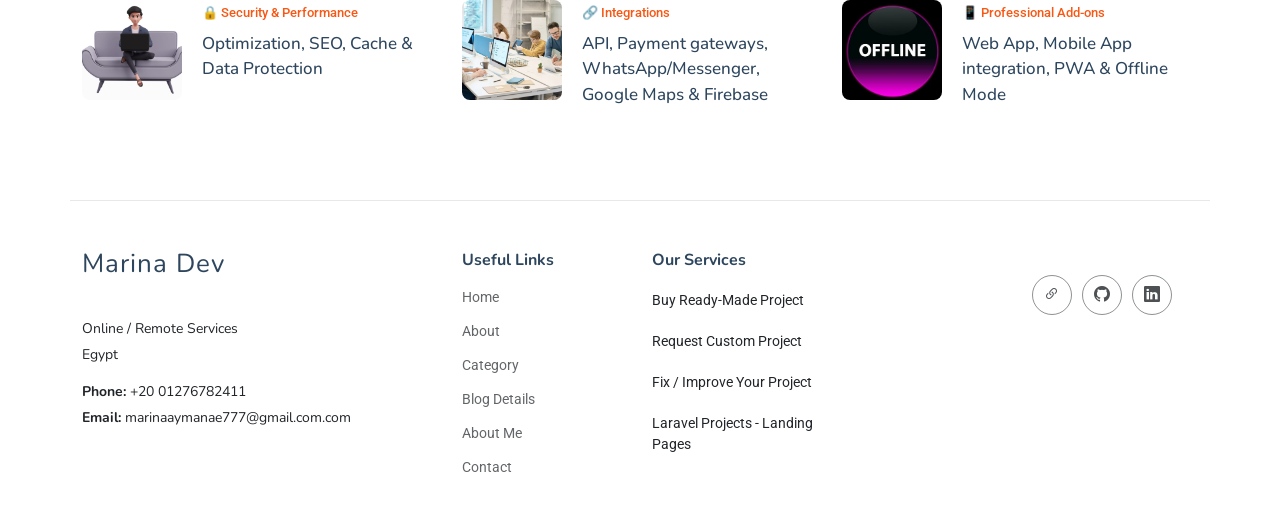
<file: starter-page.html>
<!doctype html>
<html lang="en">
  <head>
    <meta charset="utf-8" />
    <meta content="width=device-width, initial-scale=1.0" name="viewport" />
    <title>Starter Page - Marina Dev</title>
    <meta name="description" content="" />
    <meta name="keywords" content="" />

    <!-- Favicons -->
    <link href="assets/img/favicon.png" rel="icon" />
    <link href="assets/img/apple-touch-icon.png" rel="apple-touch-icon" />

    <!-- Fonts -->
    <link href="https://fonts.googleapis.com" rel="preconnect" />
    <link href="https://fonts.gstatic.com" rel="preconnect" crossorigin />
    <link
      href="https://fonts.googleapis.com/css2?family=Roboto:ital,wght@0,100;0,300;0,400;0,500;0,700;0,900;1,100;1,300;1,400;1,500;1,700;1,900&family=Poppins:ital,wght@0,100;0,200;0,300;0,400;0,500;0,600;0,700;0,800;0,900;1,100;1,200;1,300;1,400;1,500;1,600;1,700;1,800;1,900&family=Nunito:ital,wght@0,200;0,300;0,400;0,500;0,600;0,700;0,800;0,900;1,200;1,300;1,400;1,500;1,600;1,700;1,800;1,900&display=swap"
      rel="stylesheet"
    />

    <!-- Vendor CSS Files -->
    <link
      href="assets/vendor/bootstrap/css/bootstrap.min.css"
      rel="stylesheet"
    />
    <link
      href="assets/vendor/bootstrap-icons/bootstrap-icons.css"
      rel="stylesheet"
    />
    <link href="assets/vendor/aos/aos.css" rel="stylesheet" />
    <link href="assets/vendor/swiper/swiper-bundle.min.css" rel="stylesheet" />
    <link
      href="assets/vendor/glightbox/css/glightbox.min.css"
      rel="stylesheet"
    />

    <!-- Main CSS File -->
    <link href="assets/css/main.css" rel="stylesheet" />

    <!-- =======================================================
  * Template Name: Marina Dev
  * Template URL: https://bootstrapmade.com/Marina Dev-bootstrap-blog-template/
  * Updated: Feb 22 2025 with Bootstrap v5.3.3
  * Author: BootstrapMade.com
  * License: https://bootstrapmade.com/license/
  ======================================================== -->
  </head>

  <body class="starter-page-page">
    <header id="header" class="header position-relative">
      <div class="container-fluid container-xl position-relative">
        <div class="top-row d-flex align-items-center justify-content-between">
          <a href="index.html" class="logo d-flex align-items-end">
            <!-- Uncomment the line below if you also wish to use an image logo -->
            <!-- <img src="assets/img/logo.webp" alt=""> -->
              <img
              src="assets/img/logo.webp"
              alt="Marina Dev Logo"
              class="nav-logo d-inline "/>
            <h1 class="sitename d-inline">Marina Dev</h1>
            <span>.</span>
          </a>

          <div class="d-flex align-items-center">
            <div class="call-to-action-2">
            <div class="cta-buttons d-flex flex-wrap gap-3">
              <a class="btn btn-primary" onclick="setLang('en')">en</a>
              <a class="btn btn-primary" onclick="setLang('ar')">ar</a>
            </div>
            </div>
            <div class="social-links">
              <a
                href="https://marina-ayman-marina-ayman-profile.vercel.app/index.html"
                ><i class="bi bi-link-45deg"></i
              ></a>
              <a href="https://github.com/marina-ayman"
                ><i class="bi bi-github"></i
              ></a>
              <!-- <a href=""><i class="bi bi-instagram"></i></a> -->
              <a href="https://www.linkedin.com/in/marina-ayman-6a5557219/"
                ><i class="bi bi-linkedin"></i
              ></a>
            </div>

            <form class="search-form ms-4">
              <input type="text" placeholder="Search..." class="form-control" />
              <button type="submit" class="btn">
                <i class="bi bi-search"></i>
              </button>
            </form>
          </div>
        </div>
      </div>

      <div class="nav-wrap">
        <div class="container d-flex justify-content-center position-relative">
          <nav id="navmenu" class="navmenu">
           
            <ul>
              <li><a href="index.html" class="active">Home</a></li>
              <li><a href="about.html">About</a></li>
              <li><a href="category.html">Category</a></li>
              <li><a href="blog-details.html">Blog Details</a></li>
              <li><a href="author-profile.html">About Me</a></li>
              <li><a href="contact.html">Contact</a></li>
            </ul>
            <i class="mobile-nav-toggle d-xl-none bi bi-list"></i>
          </nav>
        </div>
      </div>
    </header>
    <main class="main">
      <!-- Page Title -->
      <div class="page-title">
        <div class="breadcrumbs">
          <nav aria-label="breadcrumb">
            <ol class="breadcrumb">
              <li class="breadcrumb-item">
                <a href="#"><i class="bi bi-house"></i> <span data-i18n="home">Home</span></a>
              </li>
              <li class="breadcrumb-item"><a href="#" data-i18n="category">Category</a></li>
              <li class="breadcrumb-item active current" data-i18n="our_services_page">Our Services Page</li>
            </ol>
          </nav>
        </div>
      </div>
      <!-- End Page Title -->

      <section id="call-to-action-2" class="call-to-action-2 section">
        <div class="container" data-aos="fade-up" data-aos-delay="100">
          <div
            class="advertise-1 d-flex flex-column flex-lg-row gap-4 align-items-center position-relative"
          >
            <div
              class="content-left flex-grow-1"
              data-aos="fade-right"
              data-aos-delay="200"
            >
              <span class="badge text-uppercase mb-2">Don't Miss</span>
              <h2 data-i18n="starter_headline">Revolutionize Your Digital Experience Today</h2>
              <p class="my-4" data-i18n="starter_promo1">
                Strategia accelerates your business growth through innovative
                solutions and cutting-edge technology. Join thousands of
                satisfied customers who have transformed their operations.
              </p>
              <p data-i18n="starter_promo2">
                If you need any support or have any questions, don’t hesitate to
                reach out. I’ll be here to assist you every step of the way. And
                don’t worry about the prices – what matters most is making your
                project a success.
              </p>

              <div class="features d-flex flex-wrap gap-3 mb-4">
                <div class="feature-item">
                  <i class="bi bi-check-circle-fill"></i>
                  <span data-i18n="feature_support">Support</span>
                </div>
                <div class="feature-item">
                  <i class="bi bi-check-circle-fill"></i>
                  <span data-i18n="feature_cloud">Cloud Integration</span>
                </div>
                <div class="feature-item">
                  <i class="bi bi-check-circle-fill"></i>
                  <span data-i18n="feature_analytics">Real-time Analytics</span>
                </div>
              </div>

              <div class="cta-buttons d-flex flex-wrap gap-3">
                <a href="contact.html" class="btn btn-primary">contact</a>
                              <a href="contact.html" class="btn btn-primary" data-i18n="contact_btn">contact</a>
              </div>
            </div>

            <div
              class="content-right position-relative"
              data-aos="fade-left"
              data-aos-delay="300"
            >
              <img
                src="assets/img/blog/blog-post-1.webp"
                alt="Digital Platform"
                class="img-fluid rounded-4"
              />
              <div class="floating-card">
                <div class="card-icon">
                  <i class="bi bi-graph-up-arrow"></i>
                </div>
                <div class="card-content">
                  <span class="stats-number">245%</span>
                  <span class="stats-text">Growth Rate</span>
                </div>
              </div>
            </div>

            <div class="decoration">
              <div class="circle-1"></div>
              <div class="circle-2"></div>
            </div>
          </div>
        </div>
      </section>
      <!-- our Services Section -->
      <section id="category-section" class="category-section section">
        <!-- Section Title -->
        <div class="container section-title" data-aos="fade-up">
          <h2 data-i18n="our_services">Our Services</h2>
          <div><span class="description-title" data-i18n="our_services">Our Services</span></div>
        </div>
        <!-- End Section Title -->
        <div class="container" data-aos="fade-up" data-aos-delay="100">
          <!-- Featured Services -->
          <div class="row gy-4 mb-4">
            <div class="col-lg-4">
              <article class="featured-post">
                <div class="post-img">
                  <img
                    src="assets/img/services/web-design.png"
                    alt="Web Design"
                    class="img-fluid"
                    loading="lazy"
                  />
                </div>
                <div class="post-content">
                  <div class="category-meta">
                    <span class="post-category"
                      >🌐 Web Design & Development</span
                    >
                  </div>
                  <h2 class="title">
                    <a href="#"
                      >Professional website design, Responsive & Landing
                      Pages</a
                    >
                  </h2>
                </div>
              </article>
            </div>

            <div class="col-lg-4">
              <article class="featured-post">
                <div class="post-img">
                  <img
                    src="assets/img/services/backend.png"
                    alt="Backend Systems"
                    class="img-fluid"
                    loading="lazy"
                  />
                </div>
                <div class="post-content">
                  <div class="category-meta">
                    <span class="post-category">⚙️ Backend & Systems</span>
                  </div>
                  <h2 class="title">
                    <a href="#"
                      >Laravel projects, RESTful APIs, Database integration</a
                    >
                  </h2>
                </div>
              </article>
            </div>

            <div class="col-lg-4">
              <article class="featured-post">
                <div class="post-img">
                  <img
                    src="assets/img/services/project-improve.png"
                    alt="Project Improvement"
                    class="img-fluid"
                    loading="lazy"
                  />
                </div>
                <div class="post-content">
                  <div class="category-meta">
                    <span class="post-category">🛠️ Project Improvement</span>
                  </div>
                  <h2 class="title">
                    <a href="#"
                      >Speed optimization, Feature addition, Bug fixes &
                      Refactoring</a
                    >
                  </h2>
                </div>
              </article>
            </div>
          </div>

          <!-- List Services -->
          <div class="row">
            <div class="col-xl-4 col-lg-6">
              <article class="list-post">
                <div class="post-img">
                  <img
                    src="assets/img/services/advanced-features.png"
                    alt="Advanced Features"
                    class="img-fluid"
                    loading="lazy"
                  />
                </div>
                <div class="post-content">
                  <div class="category-meta">
                    <span class="post-category">🔍 Advanced Features</span>
                  </div>
                  <h3 class="title">
                    <a href="#"
                      >Search system, Reports, PDF/Excel Generator, QR &
                      Barcode</a
                    >
                  </h3>
                </div>
              </article>
            </div>

            <div class="col-xl-4 col-lg-6">
              <article class="list-post">
                <div class="post-img">
                  <img
                    src="assets/img/services/Capture.PNG"
                    alt="Business Systems"
                    class="img-fluid"
                    loading="lazy"
                  />
                </div>
                <div class="post-content">
                  <div class="category-meta">
                    <span class="post-category"
                      >💳 Business & Smart Systems</span
                    >
                  </div>
                  <h3 class="title">
                    <a href="#"
                      >CRM, Orders, Payment, Subscriptions & Reviews system</a
                    >
                  </h3>
                </div>
              </article>
            </div>

            <div class="col-xl-4 col-lg-6">
              <article class="list-post">
                <div class="post-img">
                  <img
                    src="assets/img/services/admin-dashboard.jpg"
                    alt="Dashboards"
                    class="img-fluid"
                    loading="lazy"
                  />
                </div>
                <div class="post-content">
                  <div class="category-meta">
                    <span class="post-category"
                      >📊 Dashboards & Admin Panels</span
                    >
                  </div>
                  <h3 class="title">
                    <a href="#"
                      >Custom Admin Dashboards, Analytics & User Management</a
                    >
                  </h3>
                </div>
              </article>
            </div>

            <div class="col-xl-4 col-lg-6">
              <article class="list-post">
                <div class="post-img">
                  <img
                    src="assets/img/services/security.jpg"
                    alt="Security & Performance"
                    class="img-fluid"
                    loading="lazy"
                  />
                </div>
                <div class="post-content">
                  <div class="category-meta">
                    <span class="post-category">🔒 Security & Performance</span>
                  </div>
                  <h3 class="title">
                    <a href="#">Optimization, SEO, Cache & Data Protection</a>
                  </h3>
                </div>
              </article>
            </div>

            <div class="col-xl-4 col-lg-6">
              <article class="list-post">
                <div class="post-img">
                  <img
                    src="assets/img/blog/blog-post-1.webp"
                    alt="Integrations"
                    class="img-fluid"
                    loading="lazy"
                  />
                </div>
                <div class="post-content">
                  <div class="category-meta">
                    <span class="post-category">🔗 Integrations</span>
                  </div>
                  <h3 class="title">
                    <a href="#"
                      >API, Payment gateways, WhatsApp/Messenger, Google Maps &
                      Firebase</a
                    >
                  </h3>
                </div>
              </article>
            </div>

            <div class="col-xl-4 col-lg-6">
              <article class="list-post">
                <div class="post-img">
                  <img
                    src="assets/img/services/ofline.jpg"
                    alt="Professional Add-ons"
                    class="img-fluid"
                    loading="lazy"
                  />
                </div>
                <div class="post-content">
                  <div class="category-meta">
                    <span class="post-category">📱 Professional Add-ons</span>
                  </div>
                  <h3 class="title">
                    <a href="#"
                      >Web App, Mobile App integration, PWA & Offline Mode</a
                    >
                  </h3>
                </div>
              </article>
            </div>
          </div>
        </div>
      </section>
      <!-- /our Services Section -->

      <!-- Call To Action 2 Section -->
    </main>

    <footer id="footer" class="footer">
      <div class="container footer-top">
        <div class="row gy-4">
          <div class="col-lg-4 col-md-6 footer-about">
            <a href="index.html" class="logo d-flex align-items-center">
              <span class="sitename">Marina Dev</span>
            </a>
            <div class="footer-contact pt-3">
              <p>Online / Remote Services</p>
              <p>Egypt</p>
              <p class="mt-3">
                <strong>Phone:</strong> <span>+20 01276782411</span>
              </p>
              <p>
                <strong>Email:</strong>
                <span>marinaaymanae777@gmail.com.com</span>
              </p>
            </div>
          </div>

          <div class="col-lg-2 col-md-3 footer-links">
            <h4>Useful Links</h4>
            <ul>
              <li><a href="index.html">Home</a></li>
              <li><a href="about.html">About</a></li>
              <li><a href="category.html">Category</a></li>
              <li><a href="blog-details.html">Blog Details</a></li>
              <li><a href="author-profile.html">About Me</a></li>
              <li><a href="contact.html" class="active">Contact</a></li>
            </ul>
          </div>

          <div class="col-lg-2 col-md-3 footer-links">
            <h4>Our Services</h4>
            <ul class="list-group list-group-flush">
              <li>Buy Ready-Made Project</li>
              <li>Request Custom Project</li>
              <li>Fix / Improve Your Project</li>
              <li>Laravel Projects - Landing Pages</li>
            </ul>
          </div>
          <div class="col-lg-2 col-md-3 footer-links"></div>
          <div class="col-lg-2 col-md-3 footer-links">
            <div class="social-links d-flex mt-4">
              <a
                href="https://marina-ayman-marina-ayman-profile.vercel.app/index.html"
                ><i class="bi bi-link-45deg"></i
              ></a>
              <a href="https://github.com/marina-ayman"
                ><i class="bi bi-github"></i
              ></a>
              <!-- <a href=""><i class="bi bi-instagram"></i></a> -->
              <a href="https://www.linkedin.com/in/marina-ayman-6a5557219/"
                ><i class="bi bi-linkedin"></i
              ></a>
            </div>
          </div>
        </div>
      </div>
    </footer>

    <!-- Scroll Top -->
    <a
      href="#"
      id="scroll-top"
      class="scroll-top d-flex align-items-center justify-content-center"
      ><i class="bi bi-arrow-up-short"></i
    ></a>

    <!-- Preloader -->
    <div id="preloader"></div>

    <!-- Vendor JS Files -->
    <script src="assets/vendor/bootstrap/js/bootstrap.bundle.min.js"></script>
    <script src="assets/vendor/php-email-form/validate.js"></script>
    <script src="assets/vendor/aos/aos.js"></script>
    <script src="assets/vendor/swiper/swiper-bundle.min.js"></script>
    <script src="assets/vendor/purecounter/purecounter_vanilla.js"></script>
    <script src="assets/vendor/glightbox/js/glightbox.min.js"></script>
    <script src="assets/js/lang.js"></script>
    <!-- Main JS File -->
    <script src="assets/js/main.js"></script>
  </body>
</html>
</file>
<file: assets/css/main.css>
/**
* Template Name: Marina Dev
* Template URL: https://bootstrapmade.com/Marina Dev-bootstrap-blog-template/
* Updated: Feb 22 2025 with Bootstrap v5.3.3
* Author: BootstrapMade.com
* License: https://bootstrapmade.com/license/
*/

@charset "UTF-8";

/*--------------------------------------------------------------
# Font & Color Variables
# Help: https://bootstrapmade.com/color-system/
--------------------------------------------------------------*/
/* Fonts */
:root {
  --default-font: "Roboto",  system-ui, -apple-system, "Segoe UI", Roboto, "Helvetica Neue", Arial, "Noto Sans", "Liberation Sans", sans-serif, "Apple Color Emoji", "Segoe UI Emoji", "Segoe UI Symbol", "Noto Color Emoji";
  --heading-font: "Nunito",  sans-serif;
  --nav-font: "Poppins",  sans-serif;
}

/* Global Colors - The following color variables are used throughout the website. Updating them here will change the color scheme of the entire website */
:root { 
  --background-color: #ffffff; /* Background color for the entire website, including individual sections */
  --default-color: #212529; /* Default color used for the majority of the text content across the entire website */
  --heading-color: #2d465e; /* Color for headings, subheadings and title throughout the website */
  --accent-color: #f75815; /* Accent color that represents your brand on the website. It's used for buttons, links, and other elements that need to stand out */
  --surface-color: #ffffff; /* The surface color is used as a background of boxed elements within sections, such as cards, icon boxes, or other elements that require a visual separation from the global background. */
  --contrast-color: #ffffff; /* Contrast color for text, ensuring readability against backgrounds of accent, heading, or default colors. */
}

/* Nav Menu Colors - The following color variables are used specifically for the navigation menu. They are separate from the global colors to allow for more customization options */
:root {
  --nav-color: #000000;  /* The default color of the main navmenu links */
  --nav-hover-color: #f75815; /* Applied to main navmenu links when they are hovered over or active */
  --nav-mobile-background-color: #ffffff; /* Used as the background color for mobile navigation menu */
  --nav-dropdown-background-color: #ffffff; /* Used as the background color for dropdown items that appear when hovering over primary navigation items */
  --nav-dropdown-color: #212529; /* Used for navigation links of the dropdown items in the navigation menu. */
  --nav-dropdown-hover-color: #f75815; /* Similar to --nav-hover-color, this color is applied to dropdown navigation links when they are hovered over. */
}

/* Color Presets - These classes override global colors when applied to any section or element, providing reuse of the sam color scheme. */

.light-background {
  --background-color: #f9f9f9;
  --surface-color: #ffffff;
}

.dark-background {
  --background-color: #060606;
  --default-color: #ffffff;
  --heading-color: #ffffff;
  --surface-color: #252525;
  --contrast-color: #ffffff;
}

/* Smooth scroll */
:root {
  scroll-behavior: smooth;
}

/*--------------------------------------------------------------
# General Styling & Shared Classes
--------------------------------------------------------------*/
body {
  color: var(--default-color);
  background-color: var(--background-color);
  font-family: var(--default-font);
}

a {
  color: var(--accent-color);
  text-decoration: none;
  transition: 0.3s;
}

a:hover {
  color: color-mix(in srgb, var(--accent-color), transparent 25%);
  text-decoration: none;
}

h1,
h2,
h3,
h4,
h5,
h6 {
  color: var(--heading-color);
  font-family: var(--heading-font);
}

/* PHP Email Form Messages
------------------------------*/
.php-email-form .error-message {
  display: none;
  background: #df1529;
  color: #ffffff;
  text-align: left;
  padding: 15px;
  margin-bottom: 24px;
  font-weight: 600;
}

.php-email-form .sent-message {
  display: none;
  color: #ffffff;
  background: #059652;
  text-align: center;
  padding: 15px;
  margin-bottom: 24px;
  font-weight: 600;
}

.php-email-form .loading {
  display: none;
  background: var(--surface-color);
  text-align: center;
  padding: 15px;
  margin-bottom: 24px;
}

.php-email-form .loading:before {
  content: "";
  display: inline-block;
  border-radius: 50%;
  width: 24px;
  height: 24px;
  margin: 0 10px -6px 0;
  border: 3px solid var(--accent-color);
  border-top-color: var(--surface-color);
  animation: php-email-form-loading 1s linear infinite;
}

@keyframes php-email-form-loading {
  0% {
    transform: rotate(0deg);
  }

  100% {
    transform: rotate(360deg);
  }
}

/* Pulsating Play Button
------------------------------*/
.pulsating-play-btn {
  width: 94px;
  height: 94px;
  background: radial-gradient(var(--accent-color) 50%, color-mix(in srgb, var(--accent-color), transparent 75%) 52%);
  border-radius: 50%;
  display: block;
  position: relative;
  overflow: hidden;
}

.pulsating-play-btn:before {
  content: "";
  position: absolute;
  width: 120px;
  height: 120px;
  animation-delay: 0s;
  animation: pulsate-play-btn 2s;
  animation-direction: forwards;
  animation-iteration-count: infinite;
  animation-timing-function: steps;
  opacity: 1;
  border-radius: 50%;
  border: 5px solid color-mix(in srgb, var(--accent-color), transparent 30%);
  top: -15%;
  left: -15%;
  background: rgba(198, 16, 0, 0);
}

.pulsating-play-btn:after {
  content: "";
  position: absolute;
  left: 50%;
  top: 50%;
  transform: translateX(-40%) translateY(-50%);
  width: 0;
  height: 0;
  border-top: 10px solid transparent;
  border-bottom: 10px solid transparent;
  border-left: 15px solid #fff;
  z-index: 100;
  transition: all 400ms cubic-bezier(0.55, 0.055, 0.675, 0.19);
}

.pulsating-play-btn:hover:before {
  content: "";
  position: absolute;
  left: 50%;
  top: 50%;
  transform: translateX(-40%) translateY(-50%);
  width: 0;
  height: 0;
  border: none;
  border-top: 10px solid transparent;
  border-bottom: 10px solid transparent;
  border-left: 15px solid #fff;
  z-index: 200;
  animation: none;
  border-radius: 0;
}

.pulsating-play-btn:hover:after {
  border-left: 15px solid var(--accent-color);
  transform: scale(20);
}

@keyframes pulsate-play-btn {
  0% {
    transform: scale(0.6, 0.6);
    opacity: 1;
  }

  100% {
    transform: scale(1, 1);
    opacity: 0;
  }
}

/*--------------------------------------------------------------
# Global Header
--------------------------------------------------------------*/
.header {
  transition: all 0.5s;
  z-index: 997;
  padding: 20px 0;
}

.header .top-row {
  padding-bottom: 10px;
}

.header .top-row .logo {
  text-decoration: none;
}

.header .top-row .logo img {
  max-height: 40px;
  margin-right: 10px;
}

.header .top-row .logo .sitename {
  font-size: 32px;
  font-weight: 400;
  color: var(--heading-color);
  font-family: var(--heading-font);
  margin: 0;
}

.header .top-row .logo span {
  color: var(--accent-color);
  font-size: 28px;
  font-weight: 700;
  line-height: 1.1;
}

.header .social-links a {
  color: var(--heading-color);
  padding: 0 8px;
  display: inline-block;
  font-size: 18px;
  transition: 0.3s;
}

.header .social-links a:hover {
  color: var(--accent-color);
}

@media (max-width: 1200px) {
  .header .social-links {
    padding-right: 40px;
  }
}

.header .search-form {
  position: relative;
  width: 250px;
  display: flex;
  align-items: center;
  padding: 0;
  margin: 0;
}

.header .search-form .form-control {
  border: 1px solid color-mix(in srgb, var(--default-color), transparent 90%);
  padding: 7px 40px 7px 15px;
  background: transparent;
  transition: 0.3s;
  color: var(--default-color);
  font-size: 14px;
}

.header .search-form .form-control::placeholder {
  color: color-mix(in srgb, var(--default-color), transparent 70%);
}

.header .search-form .form-control:focus {
  border-color: var(--accent-color);
  box-shadow: none;
}

.header .search-form button {
  position: absolute;
  right: 0;
  top: 0;
  bottom: 0;
  border: 0;
  background: none;
  font-size: 16px;
  padding: 0 15px;
  margin: 0;
  color: var(--heading-color);
  transition: 0.3s;
}

.header .search-form button:hover {
  color: var(--accent-color);
}

@media (max-width: 1200px) {
  .header .search-form {
    display: none;
  }
}

.header .nav-wrap {
  background-color: color-mix(in srgb, var(--default-color), transparent 96%);
  margin-top: 10px;
  display: flex;
  justify-content: center;
}

.header .mobile-nav-toggle {
  position: fixed;
  top: 20px;
  right: 5px;
}

/*--------------------------------------------------------------
# Navigation Menu
--------------------------------------------------------------*/
/* Navmenu - Desktop */
@media (min-width: 1200px) {
  .navmenu {
    padding: 0;
  }

  .navmenu ul {
    margin: 0;
    padding: 0;
    display: flex;
    list-style: none;
    align-items: center;
  }

  .navmenu li {
    position: relative;
  }

  .navmenu a,
  .navmenu a:focus {
    color: var(--nav-color);
    padding: 18px 15px;
    font-size: 16px;
    font-family: var(--nav-font);
    font-weight: 400;
    display: flex;
    align-items: center;
    justify-content: space-between;
    white-space: nowrap;
    transition: 0.3s;
  }

  .navmenu a i,
  .navmenu a:focus i {
    font-size: 12px;
    line-height: 0;
    margin-left: 5px;
    transition: 0.3s;
  }

  .navmenu li:last-child a {
    padding-right: 0;
  }

  .navmenu li:hover>a,
  .navmenu .active,
  .navmenu .active:focus {
    color: var(--nav-hover-color);
  }

  .navmenu .dropdown ul {
    margin: 0;
    padding: 10px 0;
    background: var(--nav-dropdown-background-color);
    display: block;
    position: absolute;
    visibility: hidden;
    left: 14px;
    top: 130%;
    opacity: 0;
    transition: 0.3s;
    border-radius: 4px;
    z-index: 99;
    box-shadow: 0px 0px 30px rgba(0, 0, 0, 0.1);
  }

  .navmenu .dropdown ul li {
    min-width: 200px;
  }

  .navmenu .dropdown ul a {
    padding: 10px 20px;
    font-size: 15px;
    text-transform: none;
    color: var(--nav-dropdown-color);
  }

  .navmenu .dropdown ul a i {
    font-size: 12px;
  }

  .navmenu .dropdown ul a:hover,
  .navmenu .dropdown ul .active:hover,
  .navmenu .dropdown ul li:hover>a {
    color: var(--nav-dropdown-hover-color);
  }

  .navmenu .dropdown:hover>ul {
    opacity: 1;
    top: 100%;
    visibility: visible;
  }

  .navmenu .dropdown .dropdown ul {
    top: 0;
    left: -90%;
    visibility: hidden;
  }

  .navmenu .dropdown .dropdown:hover>ul {
    opacity: 1;
    top: 0;
    left: -100%;
    visibility: visible;
  }
}

/* Navmenu - Mobile */
@media (max-width: 1199px) {
  .mobile-nav-toggle {
    background-color: color-mix(in srgb, var(--default-color) 10%, white 15%);
    color: var(--nav-color);
    font-size: 24px;
    line-height: 0;
    margin-right: 10px;
    cursor: pointer;
    padding: 5px;
    border-radius: 4px;
    transition: color 0.2s;
  }

  .mobile-nav-toggle:hover {
    background-color: var(--accent-color);
    color: var(--contrast-color);
  }

  .navmenu {
    padding: 0;
    z-index: 9997;
  }

  .navmenu ul {
    display: none;
    list-style: none;
    position: absolute;
    inset: 60px 20px 20px 20px;
    padding: 10px 0;
    margin: 0;
    border-radius: 6px;
    background-color: var(--nav-mobile-background-color);
    overflow-y: auto;
    transition: 0.3s;
    z-index: 9998;
    box-shadow: 0px 0px 30px rgba(0, 0, 0, 0.1);
  }

  .navmenu a,
  .navmenu a:focus {
    color: var(--nav-dropdown-color);
    padding: 10px 20px;
    font-family: var(--nav-font);
    font-size: 17px;
    font-weight: 500;
    display: flex;
    align-items: center;
    justify-content: space-between;
    white-space: nowrap;
    transition: 0.3s;
  }

  .navmenu a i,
  .navmenu a:focus i {
    font-size: 12px;
    line-height: 0;
    margin-left: 5px;
    width: 30px;
    height: 30px;
    display: flex;
    align-items: center;
    justify-content: center;
    border-radius: 50%;
    transition: 0.3s;
    background-color: color-mix(in srgb, var(--accent-color), transparent 90%);
  }

  .navmenu a i:hover,
  .navmenu a:focus i:hover {
    background-color: var(--accent-color);
    color: var(--contrast-color);
  }

  .navmenu a:hover,
  .navmenu .active,
  .navmenu .active:focus {
    color: var(--nav-dropdown-hover-color);
  }

  .navmenu .active i,
  .navmenu .active:focus i {
    background-color: var(--accent-color);
    color: var(--contrast-color);
    transform: rotate(180deg);
  }

  .navmenu .dropdown ul {
    position: static;
    display: none;
    z-index: 99;
    padding: 10px 0;
    margin: 10px 20px;
    background-color: var(--nav-dropdown-background-color);
    border: 1px solid color-mix(in srgb, var(--default-color), transparent 90%);
    box-shadow: none;
    transition: all 0.5s ease-in-out;
  }

  .navmenu .dropdown ul ul {
    background-color: rgba(33, 37, 41, 0.1);
  }

  .navmenu .dropdown>.dropdown-active {
    display: block;
    background-color: rgba(33, 37, 41, 0.03);
  }

  .mobile-nav-active {
    overflow: hidden;
  }

  .mobile-nav-active .mobile-nav-toggle {
    color: #fff;
    position: absolute;
    font-size: 32px;
    top: 15px;
    right: 15px;
    margin-right: 0;
    z-index: 9999;
  }

  .mobile-nav-active .navmenu {
    position: fixed;
    overflow: hidden;
    inset: 0;
    background: rgba(33, 37, 41, 0.8);
    transition: 0.3s;
  }

  .mobile-nav-active .navmenu>ul {
    display: block;
  }
}

/*--------------------------------------------------------------
# Global Footer
--------------------------------------------------------------*/
.footer {
  color: var(--default-color);
  background-color: var(--background-color);
  font-size: 14px;
  position: relative;
}

.footer .footer-top {
  padding-top: 50px;
  border-top: 1px solid color-mix(in srgb, var(--default-color), transparent 90%);
}

.footer .footer-about .logo {
  line-height: 1;
  margin-bottom: 25px;
}

.footer .footer-about .logo img {
  max-height: 40px;
  margin-right: 6px;
}

.footer .footer-about .logo span {
  color: var(--heading-color);
  font-family: var(--heading-font);
  font-size: 26px;
  font-weight: 400;
  letter-spacing: 1px;
}

.footer .footer-about p {
  font-size: 14px;
  font-family: var(--heading-font);
}

.footer .social-links a {
  display: flex;
  align-items: center;
  justify-content: center;
  width: 40px;
  height: 40px;
  border-radius: 50%;
  border: 1px solid color-mix(in srgb, var(--default-color), transparent 50%);
  font-size: 16px;
  color: color-mix(in srgb, var(--default-color), transparent 20%);
  margin-right: 10px;
  transition: 0.3s;
}

.footer .social-links a:hover {
  color: var(--accent-color);
  border-color: var(--accent-color);
}

.footer h4 {
  font-size: 16px;
  font-weight: bold;
  position: relative;
  padding-bottom: 12px;
}

.footer .footer-links {
  margin-bottom: 30px;
}

.footer .footer-links ul {
  list-style: none;
  padding: 0;
  margin: 0;
}

.footer .footer-links ul i {
  padding-right: 2px;
  font-size: 12px;
  line-height: 0;
}

.footer .footer-links ul li {
  padding: 10px 0;
  display: flex;
  align-items: center;
}

.footer .footer-links ul li:first-child {
  padding-top: 0;
}

.footer .footer-links ul a {
  color: color-mix(in srgb, var(--default-color), transparent 30%);
  display: inline-block;
  line-height: 1;
}

.footer .footer-links ul a:hover {
  color: var(--accent-color);
}

.footer .footer-contact p {
  margin-bottom: 5px;
}

.footer .copyright {
  padding: 25px 0;
  border-top: 1px solid color-mix(in srgb, var(--default-color), transparent 90%);
}

.footer .copyright p {
  margin-bottom: 0;
}

.footer .credits {
  margin-top: 8px;
  font-size: 13px;
}

/*--------------------------------------------------------------
# Preloader
--------------------------------------------------------------*/
#preloader {
  position: fixed;
  inset: 0;
  z-index: 999999;
  overflow: hidden;
  background: var(--background-color);
  transition: all 0.6s ease-out;
}

#preloader:before {
  content: "";
  position: fixed;
  top: calc(50% - 30px);
  left: calc(50% - 30px);
  border: 6px solid #ffffff;
  border-color: var(--accent-color) transparent var(--accent-color) transparent;
  border-radius: 50%;
  width: 60px;
  height: 60px;
  animation: animate-preloader 1.5s linear infinite;
}

@keyframes animate-preloader {
  0% {
    transform: rotate(0deg);
  }

  100% {
    transform: rotate(360deg);
  }
}

/*--------------------------------------------------------------
# Scroll Top Button
--------------------------------------------------------------*/
.scroll-top {
  position: fixed;
  visibility: hidden;
  opacity: 0;
  right: 15px;
  bottom: -15px;
  z-index: 99999;
  background-color: var(--accent-color);
  width: 44px;
  height: 44px;
  border-radius: 50px;
  transition: all 0.4s;
}

.scroll-top i {
  font-size: 24px;
  color: var(--contrast-color);
  line-height: 0;
}

.scroll-top:hover {
  background-color: color-mix(in srgb, var(--accent-color), transparent 20%);
  color: var(--contrast-color);
}

.scroll-top.active {
  visibility: visible;
  opacity: 1;
  bottom: 15px;
}

/*--------------------------------------------------------------
# Disable aos animation delay on mobile devices
--------------------------------------------------------------*/
@media screen and (max-width: 768px) {
  [data-aos-delay] {
    transition-delay: 0 !important;
  }
}

/*--------------------------------------------------------------
# Global Page Titles & Breadcrumbs
--------------------------------------------------------------*/
.page-title {
  text-align: center;
  padding: 20px 0;
}

.page-title .breadcrumbs {
  margin-bottom: 1.5rem;
}

.page-title .breadcrumbs .breadcrumb {
  justify-content: center;
  margin: 0;
  padding: 0;
  background: none;
}

.page-title .breadcrumbs .breadcrumb .breadcrumb-item {
  font-size: 0.9rem;
  color: color-mix(in srgb, var(--default-color), transparent 30%);
}

.page-title .breadcrumbs .breadcrumb .breadcrumb-item.active {
  color: var(--accent-color);
}

.page-title .breadcrumbs .breadcrumb .breadcrumb-item a {
  color: inherit;
  text-decoration: none;
  transition: color 0.3s ease;
}

.page-title .breadcrumbs .breadcrumb .breadcrumb-item a:hover {
  color: var(--accent-color);
}

.page-title .breadcrumbs .breadcrumb .breadcrumb-item a i {
  font-size: 0.9rem;
  margin-right: 0.2rem;
}

.page-title .breadcrumbs .breadcrumb .breadcrumb-item+.breadcrumb-item::before {
  color: color-mix(in srgb, var(--default-color), transparent 50%);
}

.page-title .title-wrapper {
  max-width: 800px;
  margin: 0 auto;
  padding: 1rem 0;
}

.page-title .title-wrapper h1 {
  font-size: 2.5rem;
  margin-bottom: 1rem;
  font-weight: 700;
  color: var(--heading-color);
}

.page-title .title-wrapper p {
  font-size: 1.1rem;
  color: color-mix(in srgb, var(--default-color), transparent 20%);
  margin: 0;
  line-height: 1.6;
}

@media (max-width: 768px) {
  .page-title .title-wrapper h1 {
    font-size: 2rem;
  }

  .page-title .title-wrapper p {
    font-size: 1rem;
  }
}

@media (max-width: 576px) {
  .page-title .title-wrapper h1 {
    font-size: 1.75rem;
  }
}

/*--------------------------------------------------------------
# Global Sections
--------------------------------------------------------------*/
section,
.section {
  color: var(--default-color);
  background-color: var(--background-color);
  padding: 60px 0;
  scroll-margin-top: 90px;
  overflow: clip;
}

@media (max-width: 1199px) {

  section,
  .section {
    scroll-margin-top: 66px;
  }
}

/*--------------------------------------------------------------
# Global Section Titles
--------------------------------------------------------------*/
.section-title {
  padding-bottom: 40px;
  position: relative;
}

.section-title h2 {
  font-size: 14px;
  font-weight: 500;
  padding: 0;
  line-height: 1px;
  margin: 0;
  letter-spacing: 1.5px;
  text-transform: uppercase;
  color: color-mix(in srgb, var(--default-color), transparent 50%);
  position: relative;
}

.section-title h2::after {
  content: "";
  width: 120px;
  height: 1px;
  display: inline-block;
  background: var(--accent-color);
  margin: 4px 10px;
}

.section-title div {
  color: var(--heading-color);
  margin: 0;
  font-size: 28px;
  font-weight: 700;
  text-transform: uppercase;
  font-family: var(--heading-font);
}

/*--------------------------------------------------------------
# Blog Hero Section
--------------------------------------------------------------*/
.blog-hero {
  padding-top: 20px;
}

.blog-hero .blog-grid {
  display: grid;
  grid-template-columns: repeat(12, 1fr);
  gap: 24px;
}

@media (max-width: 991px) {
  .blog-hero .blog-grid {
    grid-template-columns: repeat(6, 1fr);
  }
}

@media (max-width: 768px) {
  .blog-hero .blog-grid {
    grid-template-columns: 1fr;
    gap: 20px;
  }
}

.blog-hero .blog-item {
  position: relative;
  border-radius: 15px;
  overflow: hidden;
  box-shadow: 0 5px 15px color-mix(in srgb, var(--default-color), transparent 90%);
  transition: transform 0.3s ease-in-out;
  background-color: var(--surface-color);
}

.blog-hero .blog-item:hover {
  transform: translateY(-5px);
}

.blog-hero .blog-item:hover img {
  transform: scale(1.05);
}

.blog-hero .blog-item:hover .blog-content {
  background: linear-gradient(0deg, color-mix(in srgb, var(--default-color), transparent 10%) 0%, transparent 100%);
}

.blog-hero .blog-item.featured {
  grid-column: span 8;
}

@media (max-width: 991px) {
  .blog-hero .blog-item.featured {
    grid-column: span 6;
  }
}

@media (max-width: 768px) {
  .blog-hero .blog-item.featured {
    grid-column: span 1;
  }
}

.blog-hero .blog-item.featured .post-title {
  font-size: 2rem;
}

@media (max-width: 768px) {
  .blog-hero .blog-item.featured .post-title {
    font-size: 1.5rem;
  }
}

.blog-hero .blog-item:not(.featured) {
  grid-column: span 4;
}

@media (max-width: 991px) {
  .blog-hero .blog-item:not(.featured) {
    grid-column: span 3;
  }
}

@media (max-width: 768px) {
  .blog-hero .blog-item:not(.featured) {
    grid-column: span 1;
  }
}

.blog-hero .blog-item img {
  width: 100%;
  height: 100%;
  object-fit: cover;
  transition: transform 0.3s ease-in-out;
  aspect-ratio: 16/9;
}

.blog-hero .blog-item .blog-content {
  position: absolute;
  bottom: 0;
  left: 0;
  right: 0;
  padding: 2rem;
  background: linear-gradient(0deg, color-mix(in srgb, var(--default-color), transparent 20%) 0%, transparent 100%);
  transition: background 0.3s ease-in-out;
}

.blog-hero .blog-item .post-meta {
  display: flex;
  gap: 1rem;
  margin-bottom: 0.5rem;
  font-size: 0.875rem;
  color: var(--contrast-color);
}

.blog-hero .blog-item .post-meta .date,
.blog-hero .blog-item .post-meta .category {
  display: flex;
  align-items: center;
}

.blog-hero .blog-item .post-meta .date::before,
.blog-hero .blog-item .post-meta .category::before {
  font-family: "bootstrap-icons";
  margin-right: 0.5rem;
  font-size: 1rem;
}

.blog-hero .blog-item .post-meta .date::before {
  content: "\f282";
}

.blog-hero .blog-item .post-meta .category::before {
  content: "\f5d3";
}

.blog-hero .blog-item .post-title {
  margin: 0;
  font-family: var(--heading-font);
}

.blog-hero .blog-item .post-title a {
  color: var(--contrast-color);
  text-decoration: none;
}

.blog-hero .blog-item .post-title a:hover {
  color: color-mix(in srgb, var(--contrast-color), transparent 20%);
}

/*--------------------------------------------------------------
# Featured Posts Section
--------------------------------------------------------------*/
.featured-posts {
  overflow: hidden;
  position: relative;
}

.featured-posts .blog-posts-slider .swiper-wrapper {
  height: auto !important;
}

.featured-posts .blog-post-item {
  position: relative;
  height: 500px;
  overflow: hidden;
  border-radius: 15px;
}

@media (max-width: 1200px) {
  .featured-posts .blog-post-item {
    height: 450px;
  }
}

@media (max-width: 991px) {
  .featured-posts .blog-post-item {
    height: 400px;
  }
}

@media (max-width: 768px) {
  .featured-posts .blog-post-item {
    height: 450px;
  }
}

.featured-posts .blog-post-item img {
  position: absolute;
  inset: 0;
  width: 100%;
  height: 100%;
  object-fit: cover;
}

.featured-posts .blog-post-item::after {
  content: "";
  position: absolute;
  inset: 0;
  background: linear-gradient(0deg, rgba(0, 0, 0, 0.7) 0%, rgba(0, 0, 0, 0.4) 50%, rgba(0, 0, 0, 0.1) 100%);
}

.featured-posts .blog-post-content {
  position: absolute;
  bottom: 0;
  left: 0;
  right: 0;
  padding: 30px;
  color: var(--contrast-color);
  z-index: 2;
}

@media (max-width: 1200px) {
  .featured-posts .blog-post-content {
    padding: 25px;
  }
}

@media (max-width: 991px) {
  .featured-posts .blog-post-content {
    padding: 25px;
  }
}

@media (max-width: 768px) {
  .featured-posts .blog-post-content {
    padding: 30px;
  }
}

.featured-posts .blog-post-content .post-meta {
  margin-bottom: 15px;
  font-size: 14px;
}

.featured-posts .blog-post-content .post-meta span {
  display: inline-block;
  margin-right: 20px;
}

.featured-posts .blog-post-content .post-meta span i {
  margin-right: 5px;
  font-size: 16px;
}

.featured-posts .blog-post-content .post-meta span:last-child {
  margin-right: 0;
}

.featured-posts .blog-post-content h2 {
  font-size: 24px;
  font-weight: 700;
  margin-bottom: 15px;
  color: var(--contrast-color);
  line-height: 1.3;
}

@media (max-width: 1200px) {
  .featured-posts .blog-post-content h2 {
    font-size: 20px;
  }
}

@media (max-width: 991px) {
  .featured-posts .blog-post-content h2 {
    font-size: 20px;
  }
}

@media (max-width: 768px) {
  .featured-posts .blog-post-content h2 {
    font-size: 22px;
  }
}

.featured-posts .blog-post-content h2 a {
  color: var(--contrast-color);
  transition: 0.3s;
}

.featured-posts .blog-post-content h2 a:hover {
  color: color-mix(in srgb, var(--contrast-color), transparent 20%);
}

.featured-posts .blog-post-content p {
  font-size: 15px;
  margin-bottom: 20px;
  line-height: 1.5;
  display: -webkit-box;
  -webkit-line-clamp: 2;
  line-clamp: 2;
  -webkit-box-orient: vertical;
  overflow: hidden;
  opacity: 0.9;
}

@media (max-width: 768px) {
  .featured-posts .blog-post-content p {
    -webkit-line-clamp: 3;
    line-clamp: 3;
    -webkit-line-clamp: 3;
  }
}

.featured-posts .blog-post-content .read-more {
  display: inline-flex;
  align-items: center;
  color: var(--contrast-color);
  font-weight: 500;
  transition: 0.3s;
}

.featured-posts .blog-post-content .read-more i {
  margin-left: 8px;
  font-size: 14px;
  transition: 0.3s;
}

.featured-posts .blog-post-content .read-more:hover {
  color: color-mix(in srgb, var(--contrast-color), transparent 20%);
}

.featured-posts .blog-post-content .read-more:hover i {
  transform: translateX(5px);
}

/*--------------------------------------------------------------
# Category Section Section
--------------------------------------------------------------*/
.category-section .featured-post {
  margin-bottom: 40px;
}

.category-section .featured-post .post-img {
  border-radius: 12px;
  overflow: hidden;
  margin-bottom: 20px;
}

.category-section .featured-post .post-img img {
  width: 100%;
  aspect-ratio: 16/9;
  object-fit: cover;
}

.category-section .featured-post .category-meta {
  display: flex;
  justify-content: space-between;
  align-items: center;
  margin-bottom: 15px;
}

.category-section .featured-post .post-category {
  font-size: 13px;
  font-weight: 600;
  color: var(--accent-color);
  text-transform: uppercase;
  letter-spacing: 0.5px;
}

.category-section .featured-post .author-meta {
  display: flex;
  align-items: center;
  gap: 10px;
  font-size: 14px;
}

.category-section .featured-post .author-meta .author-img {
  width: 30px;
  height: 30px;
  border-radius: 50%;
}

.category-section .featured-post .author-meta .author-name {
  color: var(--heading-color);
  font-weight: 500;
}

.category-section .featured-post .author-meta .post-date {
  color: color-mix(in srgb, var(--default-color), transparent 40%);
}

.category-section .featured-post .author-meta .post-date:before {
  content: "-";
  margin: 0 8px;
}

.category-section .featured-post .title {
  font-size: 20px;
  line-height: 1.4;
  margin: 0;
}

.category-section .featured-post .title a {
  color: var(--heading-color);
  transition: color 0.3s;
}

.category-section .featured-post .title a:hover {
  color: var(--accent-color);
}

.category-section .list-post {
  display: flex;
  align-items: flex-start;
  gap: 20px;
  margin-bottom: 25px;
}

.category-section .list-post .post-img {
  flex: 0 0 100px;
  border-radius: 8px;
  overflow: hidden;
}

.category-section .list-post .post-img img {
  width: 100px;
  height: 100px;
  object-fit: cover;
}

.category-section .list-post .post-content {
  flex: 1;
}

.category-section .list-post .post-category {
  font-size: 13px;
  font-weight: 500;
  color: var(--accent-color);
  margin-bottom: 8px;
  display: inline-block;
}

.category-section .list-post .title {
  font-size: 17px;
  line-height: 1.5;
  margin: 0 0 8px 0;
}

.category-section .list-post .title a {
  color: var(--heading-color);
  transition: color 0.3s;
}

.category-section .list-post .title a:hover {
  color: var(--accent-color);
}

.category-section .list-post .post-meta {
  font-size: 13px;
  color: color-mix(in srgb, var(--default-color), transparent 40%);
}

.category-section .list-post .post-meta .read-time:after {
  content: "•";
  margin: 0 8px;
}

@media (max-width: 992px) {
  .category-section .featured-post .title {
    font-size: 18px;
  }
}

@media (max-width: 768px) {
  .category-section .list-post .post-img {
    flex: 0 0 80px;
  }

  .category-section .list-post .post-img img {
    width: 80px;
    height: 80px;
  }

  .category-section .list-post .title {
    font-size: 15px;
  }
}

/*--------------------------------------------------------------
# Call To Action 2 Section
--------------------------------------------------------------*/
.call-to-action-2 {
  position: relative;
  padding: 3rem;
  background-color: color-mix(in srgb, var(--accent-color), transparent 97%);
  border-radius: 1rem;
  overflow: hidden;
}

.call-to-action-2 .badge {
  background-color: color-mix(in srgb, var(--accent-color), transparent 90%);
  color: var(--accent-color);
  padding: 0.5rem 1rem;
  font-size: 0.875rem;
  font-weight: 500;
  border-radius: 2rem;
}

.call-to-action-2 h2 {
  font-size: clamp(1.75rem, 3vw, 2.5rem);
  font-weight: 700;
  line-height: 1.2;
  margin: 0;
}

.call-to-action-2 p {
  font-size: 1.125rem;
  line-height: 1.6;
  opacity: 0.9;
}

.call-to-action-2 .features .feature-item {
  display: flex;
  align-items: center;
  gap: 0.5rem;
  padding: 0.5rem 1rem;
  background-color: var(--surface-color);
  border-radius: 0.5rem;
  box-shadow: 0 2px 4px rgba(0, 0, 0, 0.05);
  transition: transform 0.3s ease;
}

.call-to-action-2 .features .feature-item:hover {
  transform: translateY(-2px);
}

.call-to-action-2 .features .feature-item i {
  color: var(--accent-color);
  font-size: 1.25rem;
}

.call-to-action-2 .features .feature-item span {
  font-weight: 500;
}

.call-to-action-2 .cta-buttons .btn {
  padding: 0.75rem 1.5rem;
  font-weight: 500;
  border-radius: 0.5rem;
  transition: all 0.3s ease;
}

.call-to-action-2 .cta-buttons .btn.btn-primary {
  background-color: var(--accent-color);
  border-color: var(--accent-color);
  color: var(--contrast-color);
}

.call-to-action-2 .cta-buttons .btn.btn-primary:hover {
  background-color: color-mix(in srgb, var(--accent-color), transparent 15%);
  border-color: color-mix(in srgb, var(--accent-color), transparent 15%);
  transform: translateY(-2px);
}

.call-to-action-2 .cta-buttons .btn.btn-outline {
  border: 2px solid color-mix(in srgb, var(--accent-color), transparent 70%);
  color: var(--accent-color);
}

.call-to-action-2 .cta-buttons .btn.btn-outline:hover {
  background-color: var(--accent-color);
  border-color: var(--accent-color);
  color: var(--contrast-color);
  transform: translateY(-2px);
}

.call-to-action-2 .content-right {
  flex-shrink: 0;
  max-width: 100%;
  width: 450px;
}

.call-to-action-2 .content-right img {
  width: 100%;
  height: auto;
  box-shadow: 0 10px 30px rgba(0, 0, 0, 0.1);
}

.call-to-action-2 .content-right .floating-card {
  position: absolute;
  bottom: 2rem;
  right: -1rem;
  background: var(--surface-color);
  padding: 1rem;
  border-radius: 1rem;
  box-shadow: 0 10px 30px rgba(0, 0, 0, 0.1);
  display: flex;
  align-items: center;
  gap: 1rem;
  animation: float 3s ease-in-out infinite;
}

.call-to-action-2 .content-right .floating-card .card-icon {
  width: 3rem;
  height: 3rem;
  background-color: color-mix(in srgb, var(--accent-color), transparent 90%);
  border-radius: 0.75rem;
  display: flex;
  align-items: center;
  justify-content: center;
}

.call-to-action-2 .content-right .floating-card .card-icon i {
  color: var(--accent-color);
  font-size: 1.5rem;
}

.call-to-action-2 .content-right .floating-card .card-content {
  display: flex;
  flex-direction: column;
}

.call-to-action-2 .content-right .floating-card .card-content .stats-number {
  font-size: 1.25rem;
  font-weight: 700;
  color: var(--accent-color);
}

.call-to-action-2 .content-right .floating-card .card-content .stats-text {
  font-size: 0.875rem;
  opacity: 0.8;
}

.call-to-action-2 .decoration {
  position: absolute;
  inset: 0;
  pointer-events: none;
  overflow: hidden;
  z-index: 0;
}

.call-to-action-2 .decoration .circle-1,
.call-to-action-2 .decoration .circle-2 {
  position: absolute;
  border-radius: 50%;
  background-color: color-mix(in srgb, var(--accent-color), transparent 90%);
}

.call-to-action-2 .decoration .circle-1 {
  width: 300px;
  height: 300px;
  top: -150px;
  right: -150px;
  opacity: 0.5;
}

.call-to-action-2 .decoration .circle-2 {
  width: 200px;
  height: 200px;
  bottom: -100px;
  left: -100px;
  opacity: 0.3;
}

@media (max-width: 991.98px) {
  .call-to-action-2 {
    padding: 2rem;
  }

  .call-to-action-2 .content-right {
    width: 100%;
    margin-top: 2rem;
  }

  .call-to-action-2 .content-right .floating-card {
    position: relative;
    bottom: auto;
    right: auto;
    margin-top: -3rem;
    margin-right: 1rem;
    z-index: 1;
  }
}

@keyframes float {

  0%,
  100% {
    transform: translateY(0);
  }

  50% {
    transform: translateY(-10px);
  }
}

/*--------------------------------------------------------------
# Latest Posts Section
--------------------------------------------------------------*/
.latest-posts article {
  background-color: var(--surface-color);
  box-shadow: 0 4px 16px rgba(0, 0, 0, 0.1);
  padding: 30px;
  height: 100%;
  border-radius: 10px;
  overflow: hidden;
}

.latest-posts .post-img {
  max-height: 240px;
  margin: -30px -30px 15px -30px;
  overflow: hidden;
}

.latest-posts .post-category {
  font-size: 16px;
  color: color-mix(in srgb, var(--default-color), transparent 40%);
  margin-bottom: 10px;
}

.latest-posts .title {
  font-size: 20px;
  font-weight: 700;
  padding: 0;
  margin: 0 0 20px 0;
}

.latest-posts .title a {
  color: var(--heading-color);
  transition: 0.3s;
}

.latest-posts .title a:hover {
  color: var(--accent-color);
}

.latest-posts .post-author-img {
  width: 50px;
  border-radius: 50%;
  margin-right: 15px;
}

.latest-posts .post-author {
  font-weight: 600;
  margin-bottom: 5px;
}

.latest-posts .post-date {
  font-size: 14px;
  color: color-mix(in srgb, var(--default-color), transparent 40%);
  margin-bottom: 0;
}

/*--------------------------------------------------------------
# Call To Action Section
--------------------------------------------------------------*/
.call-to-action .container {
  padding: 80px 80px 0 80px;
  background: color-mix(in srgb, var(--default-color), transparent 96%);
  border-radius: 15px;
}

@media (max-width: 992px) {
  .call-to-action .container {
    padding: 60px 60px 0 60px;
  }
}

@media (max-width: 575px) {
  .call-to-action .container {
    padding: 25px 15px 0 15px;
    border-radius: 0;
  }
}

.call-to-action .cta-content h2 {
  font-size: 2.5rem;
  font-weight: 700;
  margin-bottom: 1rem;
}

.call-to-action .cta-content p {
  font-size: 1.1rem;
  margin-bottom: 2rem;
}

.call-to-action .cta-form .form-control {
  height: 50px;
  border-radius: 25px 0 0 25px;
  border: 1px solid var(--accent-color);
  padding-left: 20px;
}

.call-to-action .cta-form .form-control:focus {
  box-shadow: none;
  border-color: var(--accent-color);
}

.call-to-action .cta-form .btn {
  height: 50px;
  border-radius: 0 25px 25px 0;
  background-color: var(--accent-color);
  border-color: var(--accent-color);
  color: var(--contrast-color);
  padding: 0 30px;
  font-weight: 600;
  transition: all 0.3s ease;
}

.call-to-action .cta-form .btn:hover {
  background-color: color-mix(in srgb, var(--accent-color), black 10%);
  border-color: color-mix(in srgb, var(--accent-color), black 10%);
}

@media (max-width: 575px) {
  .call-to-action .cta-form .btn {
    padding: 0 15px;
  }
}

@media (max-width: 991px) {
  .call-to-action .cta-content {
    text-align: center;
    margin-bottom: 2rem;
  }

  .call-to-action .cta-image {
    text-align: center;
  }
}

/*--------------------------------------------------------------
# Category Postst Section
--------------------------------------------------------------*/
.category-postst article {
  background-color: var(--surface-color);
  box-shadow: 0 4px 16px rgba(0, 0, 0, 0.1);
  padding: 30px;
  height: 100%;
  border-radius: 10px;
  overflow: hidden;
}

.category-postst .post-img {
  max-height: 240px;
  margin: -30px -30px 15px -30px;
  overflow: hidden;
}

.category-postst .post-category {
  font-size: 16px;
  color: color-mix(in srgb, var(--default-color), transparent 40%);
  margin-bottom: 10px;
}

.category-postst .title {
  font-size: 20px;
  font-weight: 700;
  padding: 0;
  margin: 0 0 20px 0;
}

.category-postst .title a {
  color: var(--heading-color);
  transition: 0.3s;
}

.category-postst .title a:hover {
  color: var(--accent-color);
}

.category-postst .post-author-img {
  width: 50px;
  border-radius: 50%;
  margin-right: 15px;
}

.category-postst .post-author {
  font-weight: 600;
  margin-bottom: 5px;
}

.category-postst .post-date {
  font-size: 14px;
  color: color-mix(in srgb, var(--default-color), transparent 40%);
  margin-bottom: 0;
}

/*--------------------------------------------------------------
# Pagination 2 Section
--------------------------------------------------------------*/
.pagination-2 {
  padding-top: 0;
  color: color-mix(in srgb, var(--default-color), transparent 40%);
}

.pagination-2 ul {
  display: flex;
  padding: 0;
  margin: 0;
  list-style: none;
}

.pagination-2 li {
  margin: 0 5px;
  transition: 0.3s;
}

.pagination-2 li a {
  color: var(--accent-color);
  display: flex;
  align-items: center;
  justify-content: center;
  width: 36px;
  height: 36px;
  border-radius: 50%;
  border: 1px solid var(--accent-color);
}

.pagination-2 li a.active,
.pagination-2 li a:hover {
  background: var(--accent-color);
  color: var(--contrast-color);
}

.pagination-2 li a.active a,
.pagination-2 li a:hover a {
  color: var(--contrast-color);
}

/*--------------------------------------------------------------
# Blog Details Section
--------------------------------------------------------------*/
.blog-details {
  max-width: 1000px;
  margin: 0 auto;
}

.blog-details .hero-img {
  position: relative;
  width: 100%;
  height: 500px;
  margin: 0 auto 3rem;
  border-radius: 16px;
  overflow: hidden;
}

.blog-details .hero-img img {
  width: 100%;
  height: 100%;
  object-fit: cover;
}

.blog-details .hero-img .meta-overlay {
  position: absolute;
  bottom: 0;
  left: 0;
  right: 0;
  padding: 2rem;
  background: linear-gradient(to top, rgba(0, 0, 0, 0.7), transparent);
}

.blog-details .hero-img .meta-overlay .meta-categories .category {
  color: var(--contrast-color);
  background-color: var(--accent-color);
  padding: 0.4rem 1rem;
  border-radius: 30px;
  font-size: 0.9rem;
  text-decoration: none;
  transition: all 0.3s ease;
}

.blog-details .hero-img .meta-overlay .meta-categories .category:hover {
  background-color: color-mix(in srgb, var(--accent-color), transparent 15%);
}

.blog-details .hero-img .meta-overlay .meta-categories .divider {
  color: var(--contrast-color);
  margin: 0 0.75rem;
}

.blog-details .hero-img .meta-overlay .meta-categories .reading-time {
  color: var(--contrast-color);
  font-size: 0.9rem;
}

.blog-details .hero-img .meta-overlay .meta-categories .reading-time i {
  margin-right: 0.3rem;
}

@media (max-width: 768px) {
  .blog-details .hero-img {
    height: 350px;
    margin-top: -30px;
    margin-bottom: 2rem;
  }
}

.blog-details .article-content {
  padding: 0 1rem;
}

.blog-details .article-content .content-header {
  margin-bottom: 3rem;
}

.blog-details .article-content .content-header .title {
  font-size: 2.8rem;
  line-height: 1.2;
  margin-bottom: 2rem;
  font-weight: 700;
  color: var(--heading-color);
}

@media (max-width: 768px) {
  .blog-details .article-content .content-header .title {
    font-size: 2rem;
  }
}

.blog-details .article-content .content-header .author-info {
  display: flex;
  justify-content: space-between;
  align-items: center;
  flex-wrap: wrap;
  gap: 1rem;
  padding-bottom: 2rem;
  border-bottom: 1px solid color-mix(in srgb, var(--default-color), transparent 90%);
}

.blog-details .article-content .content-header .author-info .author-details {
  display: flex;
  align-items: center;
  gap: 1rem;
}

.blog-details .article-content .content-header .author-info .author-details .author-img {
  width: 50px;
  height: 50px;
  border-radius: 50%;
  object-fit: cover;
}

.blog-details .article-content .content-header .author-info .author-details .info h4 {
  margin: 0;
  font-size: 1.1rem;
  color: var(--heading-color);
}

.blog-details .article-content .content-header .author-info .author-details .info .role {
  font-size: 0.9rem;
  color: color-mix(in srgb, var(--default-color), transparent 30%);
}

.blog-details .article-content .content-header .author-info .post-meta {
  color: color-mix(in srgb, var(--default-color), transparent 30%);
  font-size: 0.95rem;
}

.blog-details .article-content .content-header .author-info .post-meta i {
  margin-right: 0.3rem;
}

.blog-details .article-content .content-header .author-info .post-meta .divider {
  margin: 0 0.75rem;
}

.blog-details .article-content .content {
  font-size: 1.15rem;
  line-height: 1.8;
  color: color-mix(in srgb, var(--default-color), transparent 10%);
}

.blog-details .article-content .content .lead {
  font-size: 1.3rem;
  color: var(--heading-color);
  margin-bottom: 2rem;
  font-weight: 500;
}

.blog-details .article-content .content h2 {
  font-size: 2rem;
  color: var(--heading-color);
  margin: 3rem 0 1.5rem;
}

.blog-details .article-content .content p {
  margin-bottom: 1.5rem;
}

.blog-details .article-content .content ul {
  margin-bottom: 2rem;
  padding-left: 1.2rem;
}

.blog-details .article-content .content ul li {
  margin-bottom: 0.75rem;
  position: relative;
}

.blog-details .article-content .content .content-image {
  margin: 2.5rem 0;
  border-radius: 12px;
  overflow: hidden;
  box-shadow: 0 5px 15px rgba(0, 0, 0, 0.08);
}

.blog-details .article-content .content .content-image.right-aligned {
  float: right;
  max-width: 450px;
  margin: 1rem 0 2rem 2rem;
}

@media (max-width: 768px) {
  .blog-details .article-content .content .content-image.right-aligned {
    float: none;
    max-width: 100%;
    margin: 2rem 0;
  }
}

.blog-details .article-content .content .content-image img {
  width: 100%;
  height: auto;
}

.blog-details .article-content .content .content-image figcaption {
  padding: 1rem;
  text-align: center;
  font-size: 0.9rem;
  color: color-mix(in srgb, var(--default-color), transparent 30%);
  background-color: color-mix(in srgb, var(--surface-color), transparent 50%);
}

.blog-details .article-content .content .highlight-box {
  background: color-mix(in srgb, var(--accent-color), transparent 95%);
  border-radius: 12px;
  padding: 2rem;
  margin: 2.5rem 0;
}

.blog-details .article-content .content .highlight-box h3 {
  color: var(--heading-color);
  margin-bottom: 1.5rem;
  font-size: 1.5rem;
}

.blog-details .article-content .content .highlight-box .trend-list {
  list-style: none;
  padding: 0;
  margin: 0;
}

.blog-details .article-content .content .highlight-box .trend-list li {
  display: flex;
  align-items: center;
  margin-bottom: 1rem;
  padding: 0.5rem 0;
}

.blog-details .article-content .content .highlight-box .trend-list li i {
  color: var(--accent-color);
  font-size: 1.5rem;
  margin-right: 1rem;
}

.blog-details .article-content .content .highlight-box .trend-list li span {
  color: var(--heading-color);
  font-weight: 500;
}

.blog-details .article-content .content .content-grid {
  margin: 3rem 0;
}

.blog-details .article-content .content .content-grid .info-card {
  background: var(--surface-color);
  border-radius: 12px;
  padding: 2rem;
  height: 100%;
  box-shadow: 0 3px 10px rgba(0, 0, 0, 0.05);
  transition: transform 0.3s ease;
}

.blog-details .article-content .content .content-grid .info-card:hover {
  transform: translateY(-5px);
}

.blog-details .article-content .content .content-grid .info-card i {
  font-size: 2rem;
  color: var(--accent-color);
  margin-bottom: 1rem;
}

.blog-details .article-content .content .content-grid .info-card h4 {
  color: var(--heading-color);
  margin-bottom: 1rem;
  font-size: 1.3rem;
}

.blog-details .article-content .content .content-grid .info-card p {
  margin: 0;
  font-size: 1rem;
  line-height: 1.6;
}

.blog-details .article-content .content blockquote {
  position: relative;
  margin: 3rem 0;
  padding: 2rem 3rem;
  background: var(--surface-color);
  border-radius: 12px;
  box-shadow: 0 3px 15px rgba(0, 0, 0, 0.05);
}

.blog-details .article-content .content blockquote::before {
  content: '"';
  position: absolute;
  top: -20px;
  left: 20px;
  font-size: 8rem;
  color: color-mix(in srgb, var(--accent-color), transparent 85%);
  font-family: serif;
  line-height: 1;
}

.blog-details .article-content .content blockquote p {
  font-size: 1.3rem;
  font-style: italic;
  color: var(--heading-color);
  margin: 0 0 1rem;
  position: relative;
}

.blog-details .article-content .content blockquote cite {
  font-style: normal;
  color: color-mix(in srgb, var(--default-color), transparent 30%);
  font-size: 0.95rem;
  display: block;
}

.blog-details .article-content .meta-bottom {
  margin-top: 4rem;
  padding-top: 2rem;
  border-top: 1px solid color-mix(in srgb, var(--default-color), transparent 90%);
  display: grid;
  gap: 2rem;
}

.blog-details .article-content .meta-bottom h4 {
  color: var(--heading-color);
  font-size: 1.1rem;
  margin-bottom: 1rem;
}

.blog-details .article-content .meta-bottom .tags {
  display: flex;
  flex-wrap: wrap;
  gap: 0.5rem;
}

.blog-details .article-content .meta-bottom .tags .tag {
  background: color-mix(in srgb, var(--accent-color), transparent 90%);
  color: var(--accent-color);
  padding: 0.5rem 1rem;
  border-radius: 30px;
  font-size: 0.9rem;
  text-decoration: none;
  transition: all 0.3s ease;
}

.blog-details .article-content .meta-bottom .tags .tag:hover {
  background: var(--accent-color);
  color: var(--contrast-color);
}

.blog-details .article-content .meta-bottom .social-links {
  display: flex;
  gap: 1rem;
}

.blog-details .article-content .meta-bottom .social-links a {
  display: flex;
  align-items: center;
  justify-content: center;
  width: 40px;
  height: 40px;
  border-radius: 50%;
  background: color-mix(in srgb, var(--accent-color), transparent 90%);
  color: var(--accent-color);
  transition: all 0.3s ease;
}

.blog-details .article-content .meta-bottom .social-links a:hover {
  background: var(--accent-color);
  color: var(--contrast-color);
  transform: translateY(-2px);
}

.blog-details .article-content .meta-bottom .social-links a i {
  font-size: 1.2rem;
}

/*--------------------------------------------------------------
# Blog Author Section
--------------------------------------------------------------*/
.blog-author .author-box {
  padding: 2rem;
  background-color: var(--surface-color);
  border-radius: 15px;
  box-shadow: 0 5px 20px rgba(0, 0, 0, 0.05);
  transition: transform 0.3s ease;
}

.blog-author .author-box:hover {
  transform: translateY(-5px);
}

.blog-author .author-img {
  width: 150px;
  height: 150px;
  object-fit: cover;
  border: 4px solid var(--surface-color);
  box-shadow: 0 0 20px rgba(0, 0, 0, 0.1);
  transition: transform 0.3s ease;
}

.blog-author .author-img:hover {
  transform: scale(1.05);
}

.blog-author .author-social-links a {
  display: inline-flex;
  align-items: center;
  justify-content: center;
  width: 35px;
  height: 35px;
  border-radius: 50%;
  background-color: color-mix(in srgb, var(--accent-color), transparent 92%);
  color: var(--accent-color);
  margin: 0 5px;
  font-size: 1rem;
  transition: all 0.3s ease;
}

.blog-author .author-social-links a:hover {
  background-color: var(--accent-color);
  color: var(--contrast-color);
  transform: translateY(-3px);
}

.blog-author .author-social-links a.linkedin:hover {
  background-color: #0077b5;
}

.blog-author .author-social-links a.twitter:hover {
  background-color: #000000;
}

.blog-author .author-social-links a.github:hover {
  background-color: #333333;
}

.blog-author .author-social-links a.facebook:hover {
  background-color: #1877f2;
}

.blog-author .author-social-links a.instagram:hover {
  background: linear-gradient(45deg, #405de6, #5851db, #833ab4, #c13584, #e1306c, #fd1d1d);
}

.blog-author .author-content {
  padding-left: 1rem;
}

@media (max-width: 767.98px) {
  .blog-author .author-content {
    padding-left: 0;
    margin-top: 2rem;
    text-align: center;
  }
}

.blog-author .author-content .author-name {
  font-size: 1.75rem;
  margin: 0;
  color: var(--heading-color);
  font-weight: 700;
}

.blog-author .author-content .author-title {
  display: inline-block;
  font-size: 1rem;
  color: color-mix(in srgb, var(--default-color), transparent 40%);
  margin-top: 0.5rem;
  font-family: var(--heading-font);
}

.blog-author .author-content .author-bio {
  font-size: 1rem;
  line-height: 1.6;
  color: var(--default-color);
  margin: 1rem 0;
}

.blog-author .author-content .author-website {
  display: flex;
  gap: 1.5rem;
  flex-wrap: wrap;
}

@media (max-width: 767.98px) {
  .blog-author .author-content .author-website {
    justify-content: center;
  }
}

.blog-author .author-content .author-website a {
  display: inline-flex;
  align-items: center;
  gap: 0.5rem;
  font-size: 0.95rem;
  color: var(--accent-color);
  transition: all 0.3s ease;
}

.blog-author .author-content .author-website a i {
  font-size: 1.1rem;
}

.blog-author .author-content .author-website a:hover {
  color: color-mix(in srgb, var(--accent-color), transparent 25%);
  transform: translateX(3px);
}

.blog-author .author-content .author-website .more-posts {
  font-weight: 500;
}

/*--------------------------------------------------------------
# Blog Comments Section
--------------------------------------------------------------*/
.blog-comments {
  padding-bottom: 30px;
}

.blog-comments .section-header {
  margin-bottom: 40px;
}

.blog-comments .section-header h3 {
  color: var(--heading-color);
  font-size: 32px;
  font-weight: 700;
  font-family: var(--heading-font);
  display: flex;
  align-items: center;
  gap: 12px;
}

.blog-comments .section-header h3 .comment-count {
  color: color-mix(in srgb, var(--heading-color), transparent 40%);
  font-size: 24px;
  font-weight: 500;
}

.blog-comments .comments-wrapper {
  display: flex;
  flex-direction: column;
  gap: 25px;
}

.blog-comments .comment-card {
  background-color: var(--surface-color);
  border-radius: 12px;
  padding: 25px;
  border-left: 4px solid transparent;
  box-shadow: 0 2px 15px rgba(0, 0, 0, 0.03);
  transition: all 0.3s ease;
}

.blog-comments .comment-card:hover {
  border-left-color: var(--accent-color);
  transform: translateX(5px);
}

.blog-comments .comment-card.reply {
  margin-left: 48px;
  border-left-color: color-mix(in srgb, var(--accent-color), transparent 70%);
  background-color: color-mix(in srgb, var(--surface-color), transparent 3%);
}

@media (min-width: 768px) {
  .blog-comments .comment-card.reply {
    margin-left: 85px;
  }
}

.blog-comments .reply-thread {
  margin-top: 25px;
  padding-top: 25px;
  border-top: 1px solid color-mix(in srgb, var(--default-color), transparent 92%);
  display: flex;
  flex-direction: column;
  gap: 25px;
}

.blog-comments .comment-header {
  margin-bottom: 20px;
}

.blog-comments .comment-header .user-info {
  display: flex;
  align-items: center;
  gap: 15px;
}

.blog-comments .comment-header .user-info img {
  width: 45px;
  height: 45px;
  border-radius: 50%;
  object-fit: cover;
  border: 2px solid color-mix(in srgb, var(--accent-color), transparent 85%);
}

.blog-comments .comment-header .user-info .meta .name {
  color: var(--heading-color);
  font-size: 16px;
  font-weight: 600;
  margin: 0 0 5px;
}

.blog-comments .comment-header .user-info .meta .date {
  color: color-mix(in srgb, var(--default-color), transparent 45%);
  font-size: 14px;
  display: flex;
  align-items: center;
  gap: 6px;
}

.blog-comments .comment-header .user-info .meta .date i {
  font-size: 13px;
}

.blog-comments .comment-content p {
  color: var(--default-color);
  font-size: 15px;
  line-height: 1.65;
  margin-bottom: 20px;
}

.blog-comments .comment-actions {
  display: flex;
  gap: 20px;
}

.blog-comments .comment-actions .action-btn {
  background: none;
  border: none;
  padding: 8px 12px;
  border-radius: 6px;
  color: color-mix(in srgb, var(--default-color), transparent 35%);
  font-size: 14px;
  font-weight: 500;
  display: flex;
  align-items: center;
  gap: 6px;
  cursor: pointer;
  transition: all 0.3s ease;
}

.blog-comments .comment-actions .action-btn i {
  font-size: 15px;
  transition: transform 0.3s ease;
}

.blog-comments .comment-actions .action-btn:hover {
  color: var(--accent-color);
  background-color: color-mix(in srgb, var(--accent-color), transparent 95%);
}

.blog-comments .comment-actions .action-btn:hover.like-btn i {
  transform: scale(1.2);
}

.blog-comments .comment-actions .action-btn:hover.reply-btn i {
  transform: translateX(-3px);
}

.blog-comments .comment-actions .action-btn.like-btn.active {
  color: var(--accent-color);
}

@media (max-width: 768px) {
  .blog-comments .section-header {
    margin-bottom: 30px;
  }

  .blog-comments .section-header h3 {
    font-size: 28px;
  }

  .blog-comments .section-header h3 .comment-count {
    font-size: 20px;
  }

  .blog-comments .comment-card {
    padding: 20px;
  }

  .blog-comments .comment-card.reply {
    margin-left: 35px;
  }

  .blog-comments .comment-header .user-info img {
    width: 40px;
    height: 40px;
  }

  .blog-comments .comment-header .user-info .meta .name {
    font-size: 15px;
  }

  .blog-comments .comment-header .user-info .meta .date {
    font-size: 13px;
  }

  .blog-comments .comment-content p {
    font-size: 14px;
    margin-bottom: 15px;
  }

  .blog-comments .comment-actions .action-btn {
    padding: 6px 10px;
    font-size: 13px;
  }
}

/*--------------------------------------------------------------
# Blog Comment Form Section
--------------------------------------------------------------*/
.blog-comment-form {
  max-width: 900px;
  margin: 0 auto 0 auto;
  padding-top: 30px;
}

.blog-comment-form form {
  padding: 30px;
  background-color: var(--surface-color);
  border-radius: 15px;
  box-shadow: 0 4px 16px rgba(0, 0, 0, 0.1);
}

.blog-comment-form .section-header {
  text-align: center;
  margin-bottom: 30px;
}

.blog-comment-form .section-header h3 {
  font-size: 28px;
  margin-bottom: 15px;
  position: relative;
  padding-bottom: 15px;
}

.blog-comment-form .section-header h3:after {
  content: "";
  position: absolute;
  display: block;
  width: 50px;
  height: 3px;
  background: var(--accent-color);
  bottom: 0;
  left: 50%;
  transform: translateX(-50%);
}

.blog-comment-form .section-header p {
  color: color-mix(in srgb, var(--default-color), transparent 30%);
  font-size: 15px;
  margin: 0;
}

.blog-comment-form .form-group {
  margin-bottom: 20px;
}

.blog-comment-form .form-group label {
  display: block;
  margin-bottom: 8px;
  font-weight: 500;
  color: var(--heading-color);
  font-size: 14px;
}

.blog-comment-form .form-group .form-control {
  height: 48px;
  padding: 10px 15px;
  color: var(--default-color);
  background-color: var(--surface-color);
  border-radius: 8px;
  border: 1px solid color-mix(in srgb, var(--default-color), transparent 80%);
  font-size: 14px;
  transition: all 0.3s ease-in-out;
}

.blog-comment-form .form-group .form-control:focus {
  border-color: var(--accent-color);
  box-shadow: 0 0 0 3px color-mix(in srgb, var(--accent-color), transparent 85%);
}

.blog-comment-form .form-group .form-control::placeholder {
  color: color-mix(in srgb, var(--default-color), transparent 70%);
}

.blog-comment-form .form-group .form-control:hover:not(:focus) {
  border-color: color-mix(in srgb, var(--default-color), transparent 60%);
}

.blog-comment-form .form-group textarea.form-control {
  height: auto;
  min-height: 120px;
  resize: vertical;
}

.blog-comment-form .btn-submit {
  padding: 12px 32px;
  border-radius: 50px;
  background: var(--accent-color);
  color: var(--contrast-color);
  border: none;
  font-size: 16px;
  font-weight: 500;
  transition: 0.3s;
  position: relative;
  overflow: hidden;
}

.blog-comment-form .btn-submit:hover {
  background: color-mix(in srgb, var(--accent-color), transparent 15%);
  transform: translateY(-2px);
  box-shadow: 0 5px 15px color-mix(in srgb, var(--accent-color), transparent 70%);
}

.blog-comment-form .btn-submit:active {
  transform: translateY(0);
  box-shadow: none;
}

@media (max-width: 768px) {
  .blog-comment-form {
    padding: 20px;
  }

  .blog-comment-form .section-header h3 {
    font-size: 24px;
  }

  .blog-comment-form .btn-submit {
    width: 100%;
    padding: 12px 20px;
  }
}

/*--------------------------------------------------------------
# About Me Section
--------------------------------------------------------------*/
.author-profile .author-card {
  background-color: var(--surface-color);
  border-radius: 15px;
  padding: 2rem;
  box-shadow: 0 5px 20px rgba(0, 0, 0, 0.05);
  height: 100%;
}

.author-profile .author-card .author-image {
  text-align: center;
  margin-bottom: 1.5rem;
}

.author-profile .author-card .author-image img {
  width: 180px;
  height: 180px;
  border-radius: 50%;
  object-fit: cover;
}

.author-profile .author-card .author-info {
  text-align: center;
}

.author-profile .author-card .author-info h2 {
  font-size: 1.5rem;
  margin-bottom: 0.5rem;
}

.author-profile .author-card .author-info .designation {
  color: color-mix(in srgb, var(--default-color), transparent 40%);
  font-size: 0.95rem;
  margin-bottom: 1rem;
}

.author-profile .author-card .author-info .author-bio {
  font-size: 0.95rem;
  line-height: 1.6;
  margin-bottom: 1.5rem;
}

.author-profile .author-card .author-stats {
  border-top: 1px solid color-mix(in srgb, var(--default-color), transparent 90%);
  border-bottom: 1px solid color-mix(in srgb, var(--default-color), transparent 90%);
  padding: 1rem 0;
}

.author-profile .author-card .author-stats .stat-item h4 {
  font-size: 1.75rem;
  margin-bottom: 0.25rem;
  color: var(--accent-color);
}

.author-profile .author-card .author-stats .stat-item p {
  font-size: 0.85rem;
  margin: 0;
  color: color-mix(in srgb, var(--default-color), transparent 40%);
}

.author-profile .author-card .social-links {
  margin-top: 1.5rem;
}

.author-profile .author-card .social-links a {
  display: inline-flex;
  align-items: center;
  justify-content: center;
  width: 36px;
  height: 36px;
  background-color: color-mix(in srgb, var(--accent-color), transparent 90%);
  color: var(--accent-color);
  border-radius: 50%;
  margin: 0 0.5rem;
  transition: all 0.3s ease;
}

.author-profile .author-card .social-links a:hover {
  background-color: var(--accent-color);
  color: var(--contrast-color);
  transform: translateY(-3px);
}

.author-profile .author-card .social-links a i {
  font-size: 1rem;
}

.author-profile .author-content {
  background-color: var(--surface-color);
  border-radius: 15px;
  padding: 2rem;
  box-shadow: 0 5px 20px rgba(0, 0, 0, 0.05);
  height: 100%;
}

.author-profile .author-content .content-header {
  margin-bottom: 1.5rem;
}

.author-profile .author-content .content-header h3 {
  font-size: 1.75rem;
  margin-bottom: 0;
}

.author-profile .author-content .content-body p {
  font-size: 1rem;
  line-height: 1.7;
  margin-bottom: 2rem;
}

.author-profile .author-content .content-body .expertise-areas h4 {
  font-size: 1.25rem;
  margin-bottom: 1rem;
}

.author-profile .author-content .content-body .expertise-areas .tags {
  display: flex;
  flex-wrap: wrap;
  gap: 0.75rem;
}

.author-profile .author-content .content-body .expertise-areas .tags span {
  background-color: color-mix(in srgb, var(--accent-color), transparent 90%);
  color: var(--accent-color);
  padding: 0.5rem 1rem;
  border-radius: 25px;
  font-size: 0.9rem;
  transition: all 0.3s ease;
}

.author-profile .author-content .content-body .expertise-areas .tags span:hover {
  background-color: var(--accent-color);
  color: var(--contrast-color);
}

.author-profile .author-content .content-body .featured-articles h4 {
  font-size: 1.25rem;
  margin-bottom: 1.5rem;
}

.author-profile .author-content .content-body .featured-articles .article-card {
  background-color: var(--background-color);
  border-radius: 10px;
  overflow: hidden;
  transition: transform 0.3s ease;
}

.author-profile .author-content .content-body .featured-articles .article-card:hover {
  transform: translateY(-5px);
}

.author-profile .author-content .content-body .featured-articles .article-card .article-img {
  height: 200px;
  overflow: hidden;
}

.author-profile .author-content .content-body .featured-articles .article-card .article-img img {
  width: 100%;
  height: 100%;
  object-fit: cover;
  transition: transform 0.3s ease;
}

.author-profile .author-content .content-body .featured-articles .article-card .article-img:hover img {
  transform: scale(1.1);
}

.author-profile .author-content .content-body .featured-articles .article-card .article-details {
  padding: 1.25rem;
}

.author-profile .author-content .content-body .featured-articles .article-card .article-details .post-category {
  display: inline-block;
  background-color: color-mix(in srgb, var(--accent-color), transparent 90%);
  color: var(--accent-color);
  padding: 0.25rem 0.75rem;
  border-radius: 15px;
  font-size: 0.85rem;
  margin-bottom: 0.75rem;
}

.author-profile .author-content .content-body .featured-articles .article-card .article-details h5 {
  font-size: 1.1rem;
  margin-bottom: 0.75rem;
  line-height: 1.4;
}

.author-profile .author-content .content-body .featured-articles .article-card .article-details h5 a {
  color: var(--heading-color);
  text-decoration: none;
  transition: color 0.3s ease;
}

.author-profile .author-content .content-body .featured-articles .article-card .article-details h5 a:hover {
  color: var(--accent-color);
}

.author-profile .author-content .content-body .featured-articles .article-card .article-details .post-meta {
  font-size: 0.85rem;
  color: color-mix(in srgb, var(--default-color), transparent 40%);
}

.author-profile .author-content .content-body .featured-articles .article-card .article-details .post-meta span {
  display: inline-flex;
  align-items: center;
  margin-right: 1rem;
}

.author-profile .author-content .content-body .featured-articles .article-card .article-details .post-meta span i {
  margin-right: 0.35rem;
  font-size: 1rem;
}

@media (max-width: 991.98px) {
  .author-profile .author-card {
    margin-bottom: 2rem;
  }
}

@media (max-width: 767.98px) {
  .author-profile .featured-articles .article-card {
    margin-bottom: 1.5rem;
  }
}

/*--------------------------------------------------------------
# About Section
--------------------------------------------------------------*/
.about .section-badge {
  display: inline-flex;
  align-items: center;
  gap: 0.5rem;
  padding: 0.5rem 1rem;
  border-radius: 50px;
  font-size: 0.875rem;
  color: var(--accent-color);
  background-color: color-mix(in srgb, var(--accent-color) 10%, transparent);
  margin-bottom: 1rem;
}

.about .section-badge i {
  font-size: 1rem;
}

.about .about-title {
  font-size: 2.2rem;
  margin-bottom: 1.5rem;
  line-height: 1.2;
  font-weight: 700;
}

.about .about-description,
.about .section-text {
  color: color-mix(in srgb, var(--default-color) 80%, transparent);
  line-height: 1.6;
}

.about .features-boxes .feature-box {
  height: 100%;
  position: relative;
}

.about .features-boxes .feature-box .icon-box {
  width: 60px;
  height: 60px;
  margin: 0 0 1.5rem 0;
  display: flex;
  align-items: center;
  justify-content: center;
  border-radius: 12px;
  background-color: color-mix(in srgb, var(--accent-color) 15%, transparent);
  color: var(--accent-color);
  font-size: 1.75rem;
  transition: all 0.3s ease;
}

.about .features-boxes .feature-box h3 {
  font-size: 1.25rem;
  margin-bottom: 1rem;
  font-weight: 600;
}

.about .features-boxes .feature-box h3 a {
  color: var(--heading-color);
}

.about .features-boxes .feature-box p {
  color: color-mix(in srgb, var(--default-color) 80%, transparent);
  margin-bottom: 0;
  line-height: 1.6;
}

.about .features-boxes .feature-box:hover .icon-box {
  background-color: var(--accent-color);
  color: var(--contrast-color);
}

.about .features-boxes .feature-box:hover h3 a {
  color: var(--accent-color);
}

.about .video-box {
  position: relative;
  border-radius: 20px;
  overflow: hidden;
}

.about .video-box img {
  width: 100%;
  border-radius: 20px;
}

.about .pulsating-play-btn {
  position: absolute;
  left: calc(50% - 47px);
  top: calc(50% - 47px);
}

/*--------------------------------------------------------------
# Team Section
--------------------------------------------------------------*/
.team .team-member {
  position: relative;
  background-color: var(--surface-color);
  border: 1px solid color-mix(in srgb, var(--default-color), transparent 90%);
  border-radius: 8px;
  transition: 0.3s;
}

.team .team-member:hover {
  border-color: color-mix(in srgb, var(--accent-color), transparent 70%);
}

.team .team-member .member-img {
  flex: 0 0 200px;
  overflow: hidden;
}

.team .team-member .member-img img {
  width: 200px;
  height: 100%;
  object-fit: cover;
  border-top-left-radius: 8px;
  border-bottom-left-radius: 8px;
}

.team .team-member .member-info {
  padding: 25px;
  text-align: left;
}

.team .team-member .member-info h4 {
  font-size: 1.2rem;
  font-weight: 700;
  margin-bottom: 5px;
  color: var(--heading-color);
}

.team .team-member .member-info span {
  font-size: 0.9rem;
  font-weight: 400;
  color: color-mix(in srgb, var(--heading-color), transparent 30%);
  display: block;
  margin-bottom: 15px;
}

.team .team-member .member-info p {
  font-size: 0.9rem;
  margin-bottom: 20px;
  color: color-mix(in srgb, var(--default-color), transparent 20%);
}

.team .team-member .member-info .social {
  display: flex;
  gap: 10px;
}

.team .team-member .member-info .social a {
  display: inline-flex;
  align-items: center;
  justify-content: center;
  width: 32px;
  height: 32px;
  font-size: 1rem;
  color: var(--heading-color);
  transition: 0.3s;
  border-radius: 4px;
  border: 1px solid color-mix(in srgb, var(--default-color), transparent 90%);
}

.team .team-member .member-info .social a:hover {
  color: var(--accent-color);
  border-color: var(--accent-color);
  background: color-mix(in srgb, var(--accent-color), transparent 95%);
}

@media (max-width: 767px) {
  .team .team-member {
    flex-direction: column;
  }

  .team .team-member .member-img {
    flex: auto;
  }

  .team .team-member .member-img img {
    width: 100%;
    border-radius: 8px 8px 0 0;
  }

  .team .team-member .member-info {
    text-align: center;
  }

  .team .team-member .member-info .social {
    justify-content: center;
  }
}

/*--------------------------------------------------------------
# Contact Section
--------------------------------------------------------------*/
.contact .info-card {
  background-color: var(--surface-color);
  padding: 30px;
  text-align: center;
  height: 100%;
  border-radius: 10px;
  border: 1px solid color-mix(in srgb, var(--default-color), transparent 90%);
  transition: all 0.3s ease-in-out;
}

.contact .info-card:hover {
  transform: translateY(-5px);
}

.contact .info-card .icon-box {
  width: 56px;
  height: 56px;
  margin: 0 auto 20px;
  display: flex;
  align-items: center;
  justify-content: center;
  border-radius: 50%;
  background-color: color-mix(in srgb, var(--accent-color), transparent 92%);
}

.contact .info-card .icon-box i {
  font-size: 24px;
  color: var(--accent-color);
}

.contact .info-card h3 {
  font-size: 20px;
  font-weight: 600;
  margin-bottom: 15px;
}

.contact .info-card p {
  margin: 0;
  color: color-mix(in srgb, var(--default-color), transparent 20%);
  font-size: 15px;
  line-height: 1.6;
}

.contact .form-wrapper .input-group .input-group-text {
  color: var(--accent-color);
  background-color: color-mix(in srgb, var(--default-color), transparent 96%);
  border-color: color-mix(in srgb, var(--default-color), transparent 85%);
  border-radius: 8px 0 0 8px;
  padding: 12px 15px;
}

.contact .form-wrapper .input-group .form-control {
  color: var(--default-color);
  background-color: var(--surface-color);
  border-radius: 0 8px 8px 0;
  box-shadow: none;
  font-size: 14px;
  border-color: color-mix(in srgb, var(--default-color), transparent 85%);
  padding: 12px 15px;
}

.contact .form-wrapper .input-group .form-control:focus {
  border-color: var(--accent-color);
}

.contact .form-wrapper .input-group .form-control::placeholder {
  color: color-mix(in srgb, var(--default-color), transparent 70%);
}

.contact .form-wrapper select.form-control {
  appearance: none;
  background-image: url("data:image/svg+xml,%3csvg xmlns='http://www.w3.org/2000/svg' viewBox='0 0 16 16'%3e%3cpath fill='none' stroke='%23343a40' stroke-linecap='round' stroke-linejoin='round' stroke-width='2' d='m2 5 6 6 6-6'/%3e%3c/svg%3e");
  background-repeat: no-repeat;
  background-position: right 0.75rem center;
  background-size: 16px 12px;
  padding-right: 40px;
}

.contact .form-wrapper textarea.form-control {
  min-height: 160px;
}

.contact .form-wrapper button {
  background-color: var(--accent-color);
  border: 0;
  padding: 12px 40px;
  color: var(--contrast-color);
  border-radius: 50px;
  transition: 0.3s;
  font-size: 16px;
  font-weight: 500;
}

.contact .form-wrapper button:hover {
  background-color: color-mix(in srgb, var(--accent-color), transparent 20%);
}

/*--------------------------------------------------------------
# Search Results Posts Section
--------------------------------------------------------------*/
.search-results-posts article {
  background-color: var(--surface-color);
  box-shadow: 0 4px 16px rgba(0, 0, 0, 0.1);
  padding: 30px;
  height: 100%;
  border-radius: 10px;
  overflow: hidden;
}

.search-results-posts .post-img {
  max-height: 240px;
  margin: -30px -30px 15px -30px;
  overflow: hidden;
}

.search-results-posts .post-category {
  font-size: 16px;
  color: color-mix(in srgb, var(--default-color), transparent 40%);
  margin-bottom: 10px;
}

.search-results-posts .title {
  font-size: 20px;
  font-weight: 700;
  padding: 0;
  margin: 0 0 20px 0;
}

.search-results-posts .title a {
  color: var(--heading-color);
  transition: 0.3s;
}

.search-results-posts .title a:hover {
  color: var(--accent-color);
}

.search-results-posts .post-author-img {
  width: 50px;
  border-radius: 50%;
  margin-right: 15px;
}

.search-results-posts .post-author {
  font-weight: 600;
  margin-bottom: 5px;
}

.search-results-posts .post-date {
  font-size: 14px;
  color: color-mix(in srgb, var(--default-color), transparent 40%);
  margin-bottom: 0;
}

/*--------------------------------------------------------------
# Pagination 3 Section
--------------------------------------------------------------*/
.pagination-3 {
  padding-top: 0;
  color: color-mix(in srgb, var(--default-color), transparent 40%);
}

.pagination-3 ul {
  display: flex;
  padding: 0;
  margin: 0;
  list-style: none;
}

.pagination-3 li {
  margin: 0 5px;
  transition: 0.3s;
}

.pagination-3 li a {
  color: var(--accent-color);
  display: flex;
  align-items: center;
  justify-content: center;
  width: 36px;
  height: 36px;
  border-radius: 50%;
  border: 1px solid var(--accent-color);
}

.pagination-3 li a.active,
.pagination-3 li a:hover {
  background: var(--accent-color);
  color: var(--contrast-color);
}

.pagination-3 li a.active a,
.pagination-3 li a:hover a {
  color: var(--contrast-color);
}

/*--------------------------------------------------------------
# Starter Section Section
--------------------------------------------------------------*/
.starter-section {
  /* Add your styles here */
}

/*--------------------------------------------------------------
# Error 404 Section
--------------------------------------------------------------*/
.error-404 {
  padding: 80px 0;
  margin: 0 auto;
}

.error-404 .error-icon {
  font-size: 5rem;
  color: color-mix(in srgb, var(--accent-color), transparent 15%);
}

.error-404 .error-code {
  font-size: clamp(6rem, 15vw, 12rem);
  font-weight: 800;
  color: color-mix(in srgb, var(--heading-color), transparent 10%);
  font-family: var(--heading-font);
  line-height: 1;
}

.error-404 .error-title {
  font-size: 2rem;
  color: var(--heading-color);
  font-weight: 600;
}

.error-404 .error-text {
  font-size: 1.1rem;
  color: color-mix(in srgb, var(--default-color), transparent 20%);
  max-width: 600px;
  margin: 0 auto;
}

.error-404 .search-box {
  max-width: 500px;
  margin: 0 auto;
}

.error-404 .search-box .input-group {
  border-radius: 50px;
  overflow: hidden;
  box-shadow: 0 5px 15px rgba(0, 0, 0, 0.05);
}

.error-404 .search-box .form-control {
  border: 1px solid color-mix(in srgb, var(--default-color), transparent 90%);
  padding: 0.75rem 1.5rem;
  font-size: 1rem;
  color: var(--default-color);
  background-color: var(--surface-color);
  border-radius: 50px;
}

.error-404 .search-box .form-control:focus {
  box-shadow: none;
  border-color: var(--accent-color);
}

.error-404 .search-box .form-control::placeholder {
  color: color-mix(in srgb, var(--default-color), transparent 60%);
}

.error-404 .search-box .search-btn {
  background-color: var(--accent-color);
  color: var(--contrast-color);
  border: none;
  padding: 0.75rem 1.5rem;
  transition: all 0.3s ease;
}

.error-404 .search-box .search-btn:hover {
  background-color: color-mix(in srgb, var(--accent-color), transparent 15%);
}

.error-404 .error-action .btn-primary {
  padding: 0.75rem 2rem;
  font-size: 1.1rem;
  background-color: var(--accent-color);
  border: none;
  color: var(--contrast-color);
  border-radius: 50px;
  transition: all 0.3s ease;
}

.error-404 .error-action .btn-primary:hover {
  background-color: color-mix(in srgb, var(--accent-color), transparent 15%);
  transform: translateY(-2px);
}

@media (max-width: 768px) {
  .error-404 {
    padding: 60px 0;
  }

  .error-404 .error-code {
    font-size: clamp(4rem, 12vw, 8rem);
  }

  .error-404 .error-title {
    font-size: 1.5rem;
  }

  .error-404 .error-text {
    font-size: 1rem;
    padding: 0 20px;
  }

  .error-404 .search-box {
    margin: 0 20px;
  }
}

/*--------------------------------------------------------------
# Widgets
--------------------------------------------------------------*/
.widgets-container {
  margin: 60px 0 30px 0;
}

.widget-title {
  color: var(--heading-color);
  font-size: 20px;
  font-weight: 600;
  padding: 0 0 0 10px;
  margin: 0 0 20px 0;
  border-left: 4px solid var(--accent-color);
}

.widget-item {
  margin-bottom: 30px;
  background-color: color-mix(in srgb, var(--default-color), transparent 98%);
  border: 1px solid color-mix(in srgb, var(--default-color), transparent 90%);
  padding: 10px;
  border-radius: 5px;
}

.widget-item:last-child {
  margin-bottom: 0;
}

.search-widget form {
  background: var(--background-color);
  border: 1px solid color-mix(in srgb, var(--default-color), transparent 75%);
  padding: 3px 10px;
  position: relative;
  border-radius: 50px;
  transition: 0.3s;
}

.search-widget form input[type=text] {
  border: 0;
  padding: 4px 10px;
  border-radius: 4px;
  width: calc(100% - 40px);
  background-color: var(--background-color);
  color: var(--default-color);
}

.search-widget form input[type=text]:focus {
  outline: none;
}

.search-widget form button {
  background: none;
  color: var(--default-color);
  position: absolute;
  top: 0;
  right: 0;
  bottom: 0;
  border: 0;
  font-size: 16px;
  padding: 0 16px;
  transition: 0.3s;
  line-height: 0;
}

.search-widget form button i {
  line-height: 0;
}

.search-widget form button:hover {
  color: var(--accent-color);
}

.search-widget form:is(:focus-within) {
  border-color: var(--accent-color);
}

.categories-widget ul {
  list-style: none;
  padding: 0;
  margin: 0;
}

.categories-widget ul li {
  padding-bottom: 10px;
}

.categories-widget ul li:last-child {
  padding-bottom: 0;
}

.categories-widget ul a {
  color: color-mix(in srgb, var(--default-color), transparent 20%);
  transition: 0.3s;
}

.categories-widget ul a:hover {
  color: var(--accent-color);
}

.categories-widget ul a span {
  padding-left: 5px;
  color: color-mix(in srgb, var(--default-color), transparent 50%);
  font-size: 14px;
}

.recent-posts-widget .post-item {
  display: flex;
  margin-bottom: 15px;
}

.recent-posts-widget .post-item:last-child {
  margin-bottom: 0;
}

.recent-posts-widget .post-item img {
  width: 80px;
  margin-right: 15px;
}

.recent-posts-widget .post-item h4 {
  font-size: 15px;
  font-weight: bold;
  margin-bottom: 5px;
}

.recent-posts-widget .post-item h4 a {
  color: var(--default-color);
  transition: 0.3s;
}

.recent-posts-widget .post-item h4 a:hover {
  color: var(--accent-color);
}

.recent-posts-widget .post-item time {
  display: block;
  font-style: italic;
  font-size: 14px;
  color: color-mix(in srgb, var(--default-color), transparent 50%);
}

.tags-widget ul {
  list-style: none;
  padding: 0;
  margin: 0;
}

.tags-widget ul li {
  display: inline-block;
}

.tags-widget ul a {
  background-color: color-mix(in srgb, var(--default-color), transparent 94%);
  color: color-mix(in srgb, var(--default-color), transparent 30%);
  border-radius: 50px;
  font-size: 14px;
  padding: 5px 15px;
  margin: 0 6px 8px 0;
  display: inline-block;
  transition: 0.3s;
}

.tags-widget ul a:hover {
  background: var(--accent-color);
  color: var(--contrast-color);
}

.tags-widget ul a span {
  padding-left: 5px;
  color: color-mix(in srgb, var(--default-color), transparent 60%);
  font-size: 14px;
}
</file>
